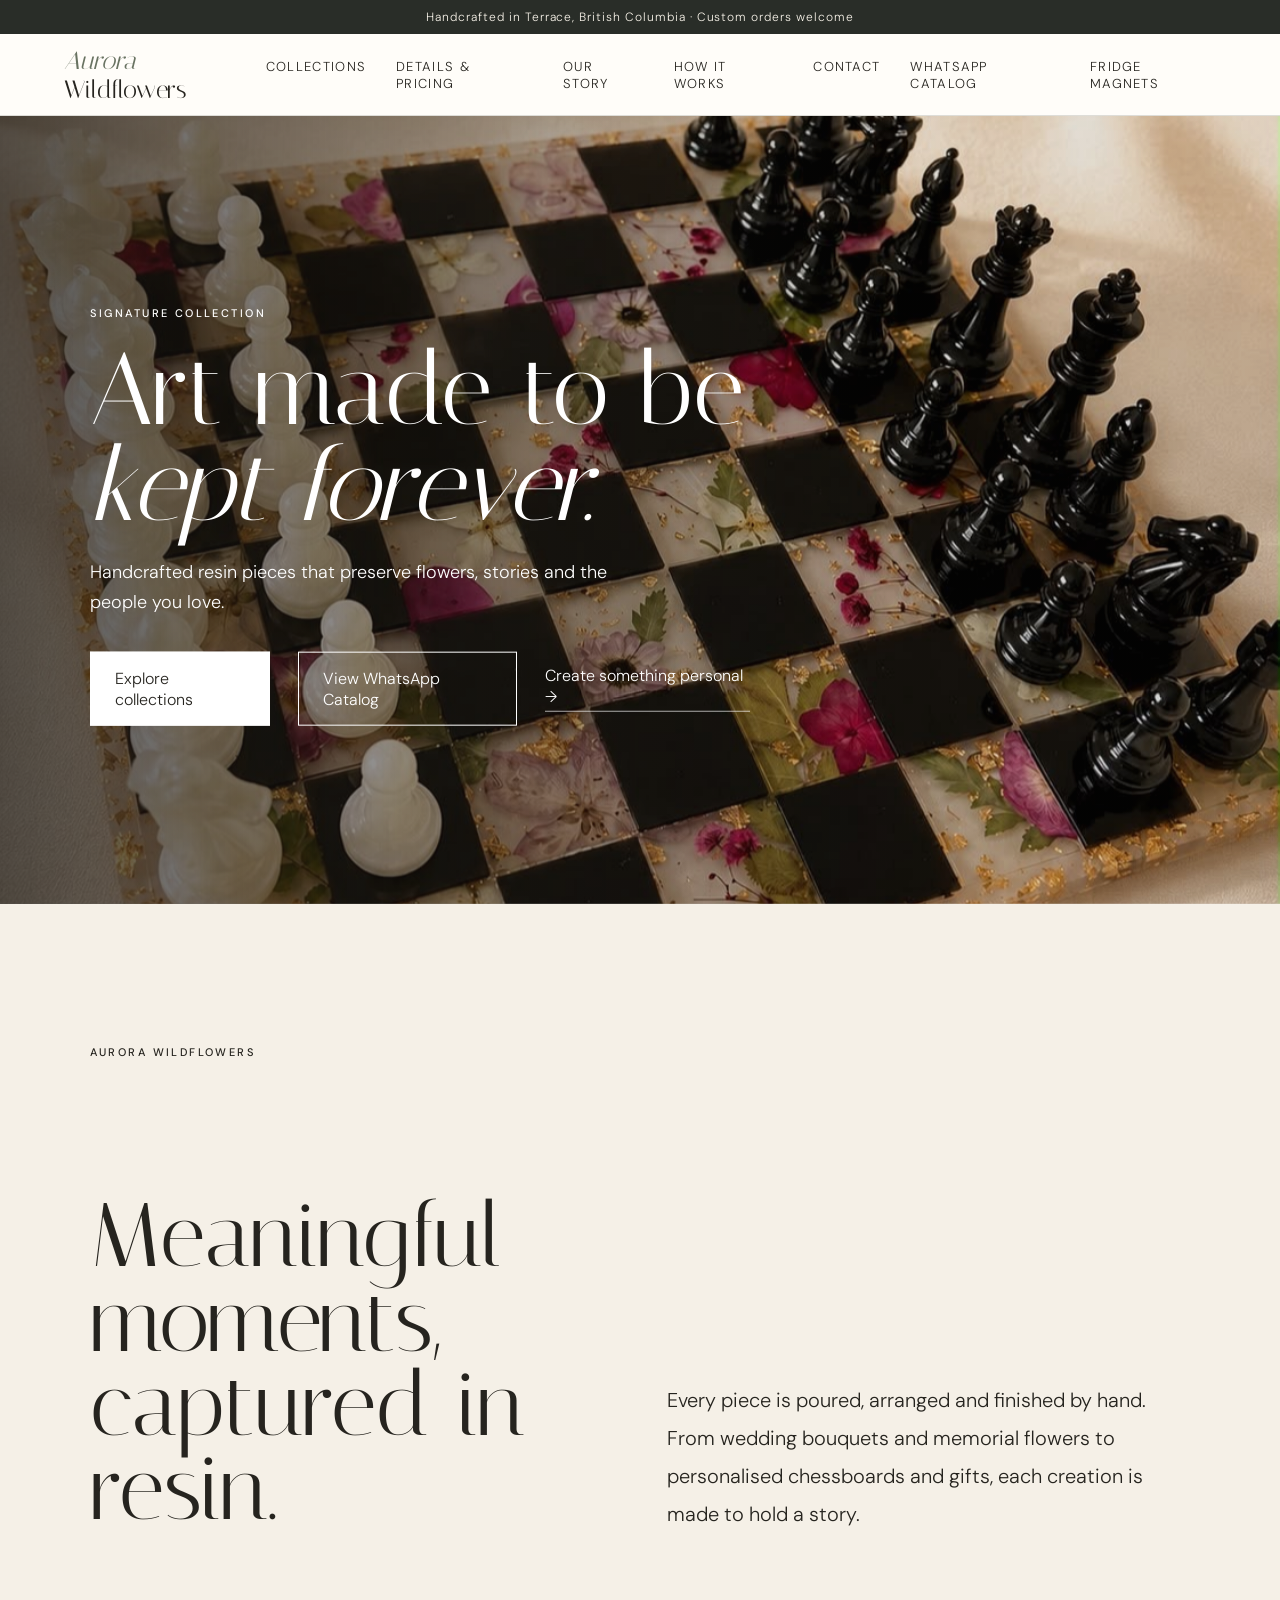
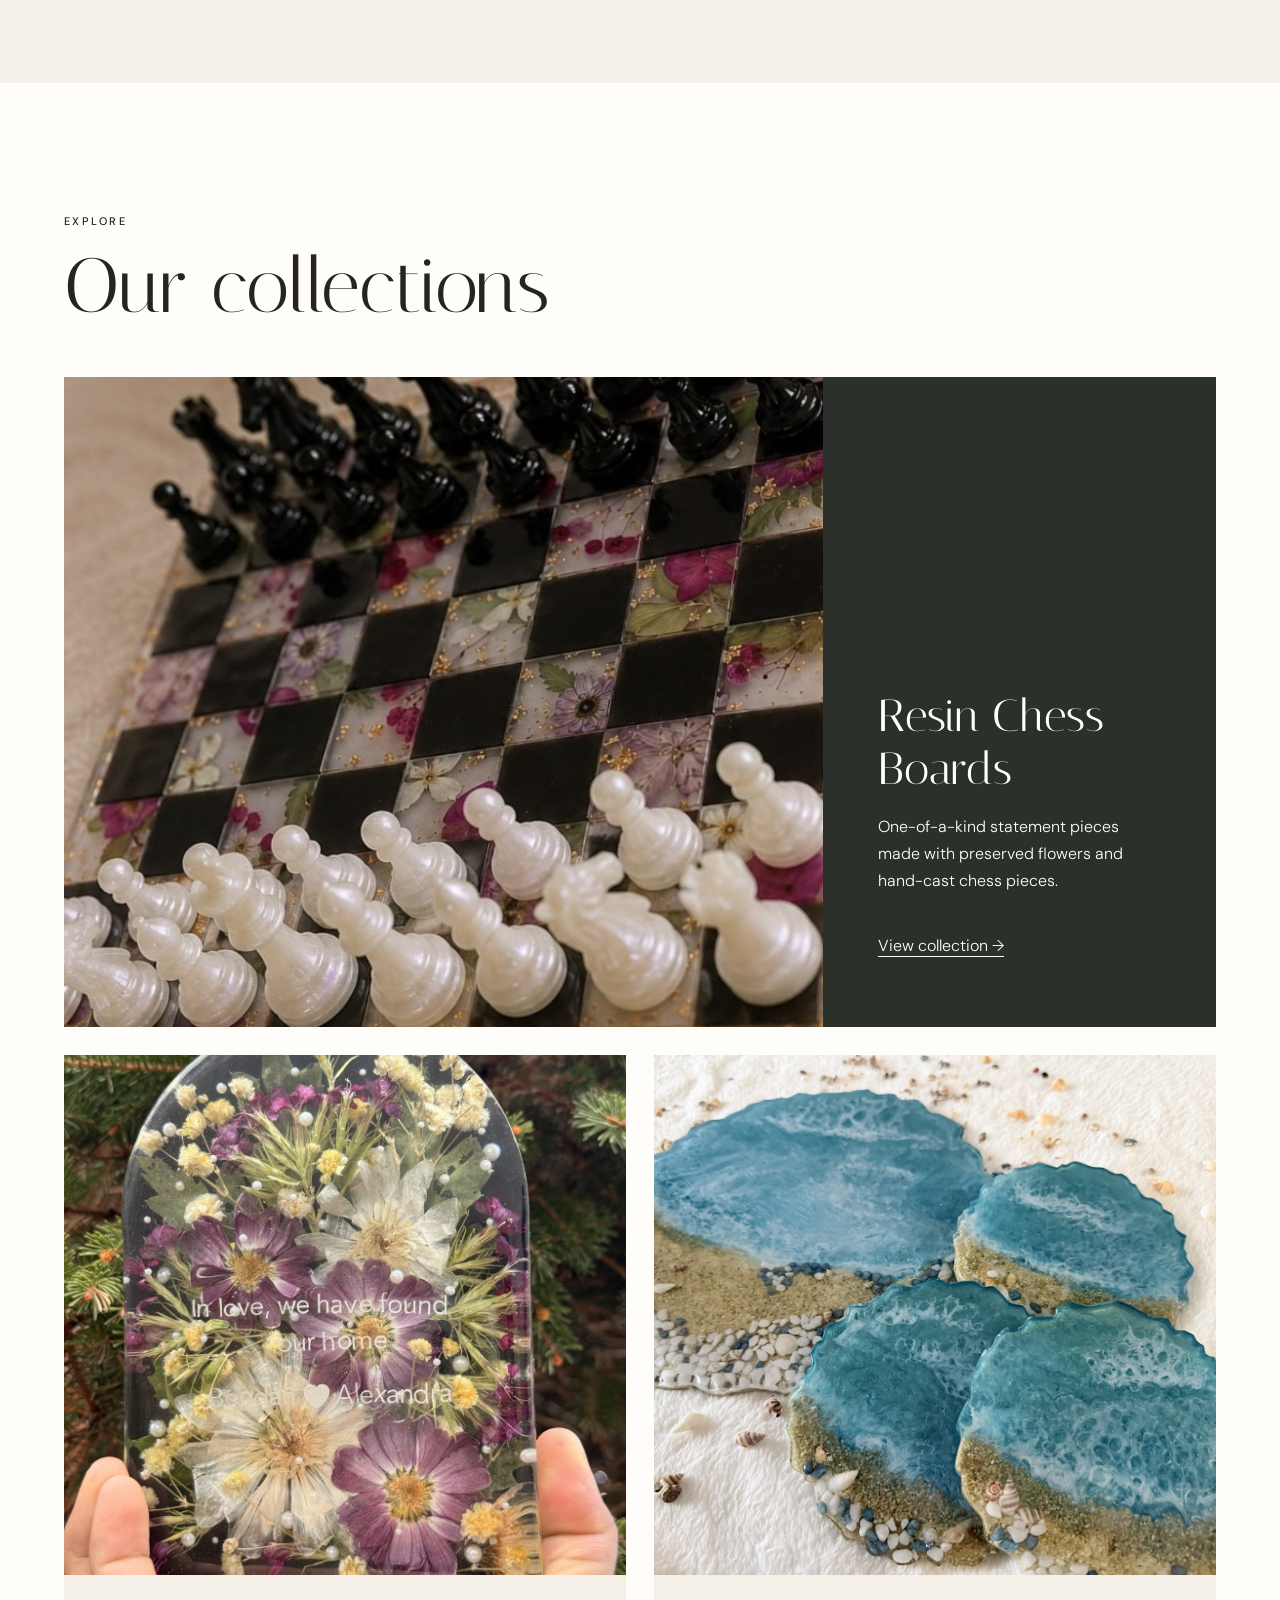
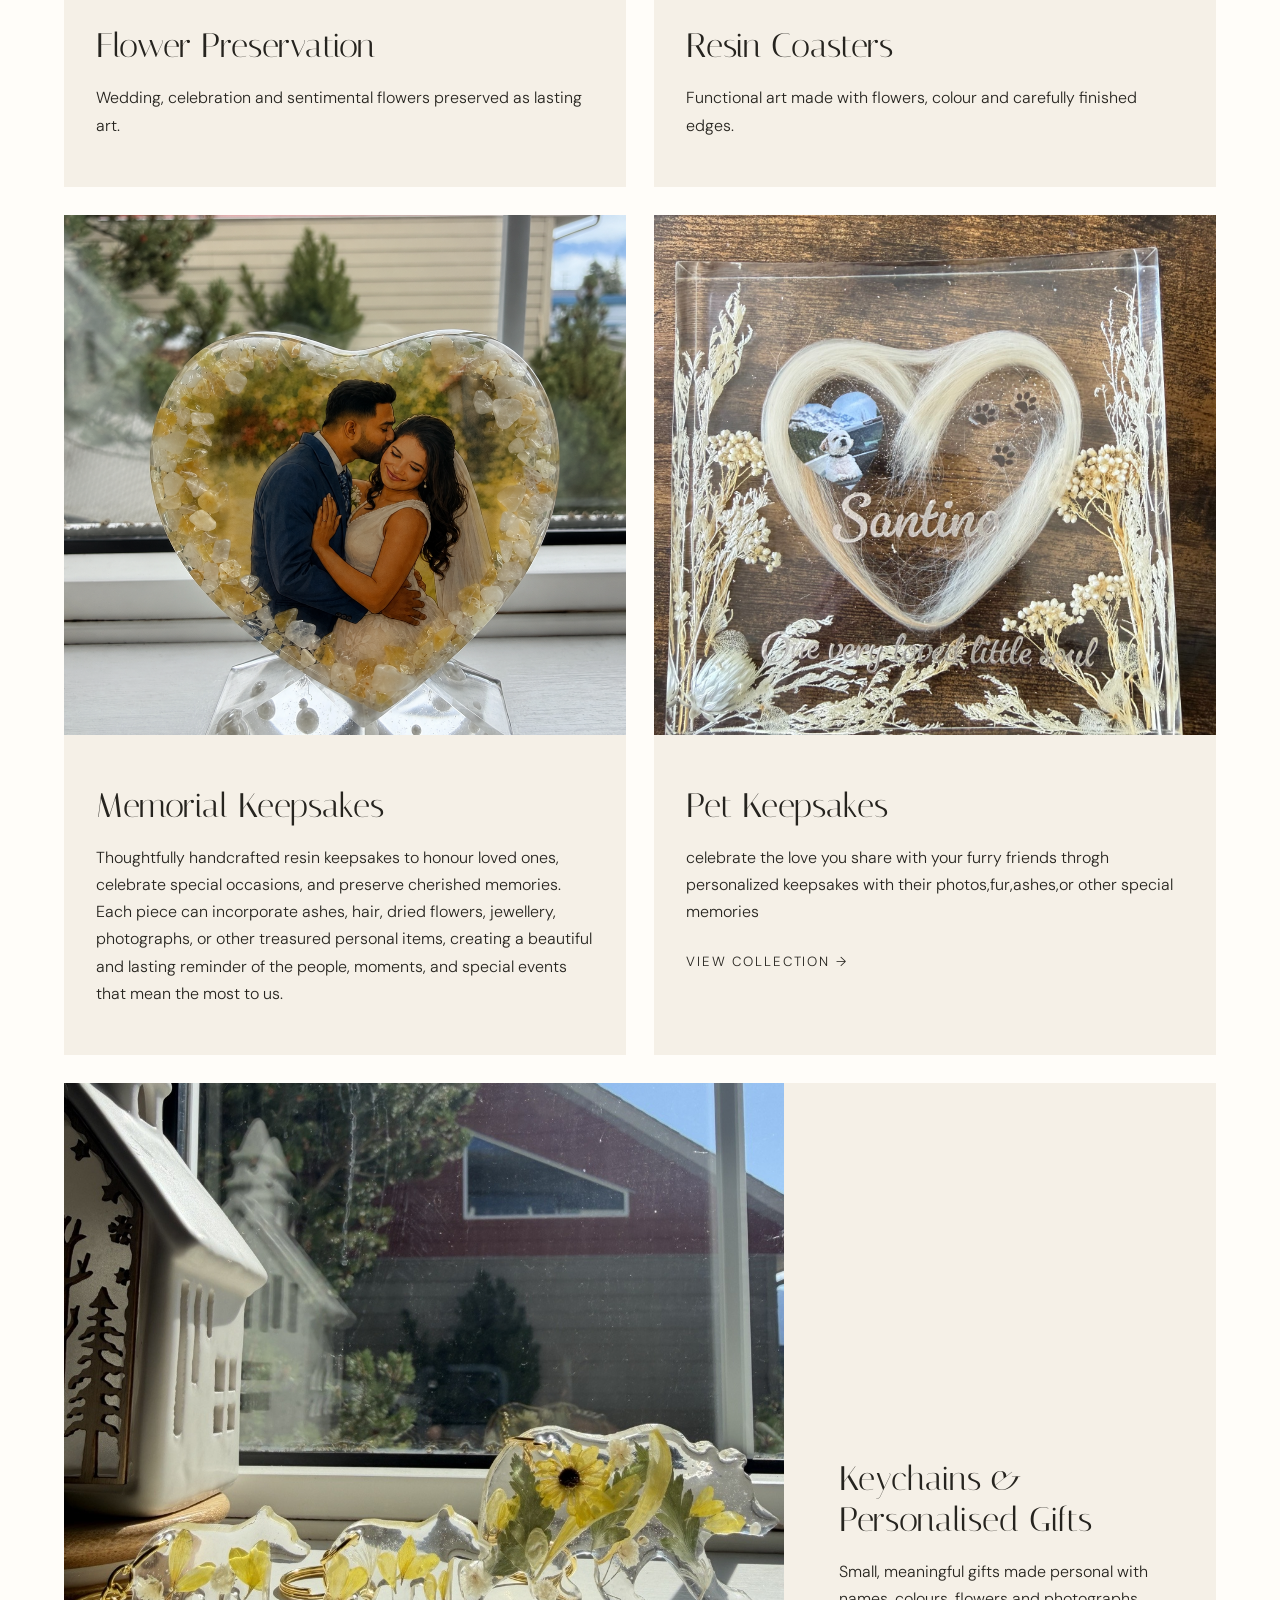
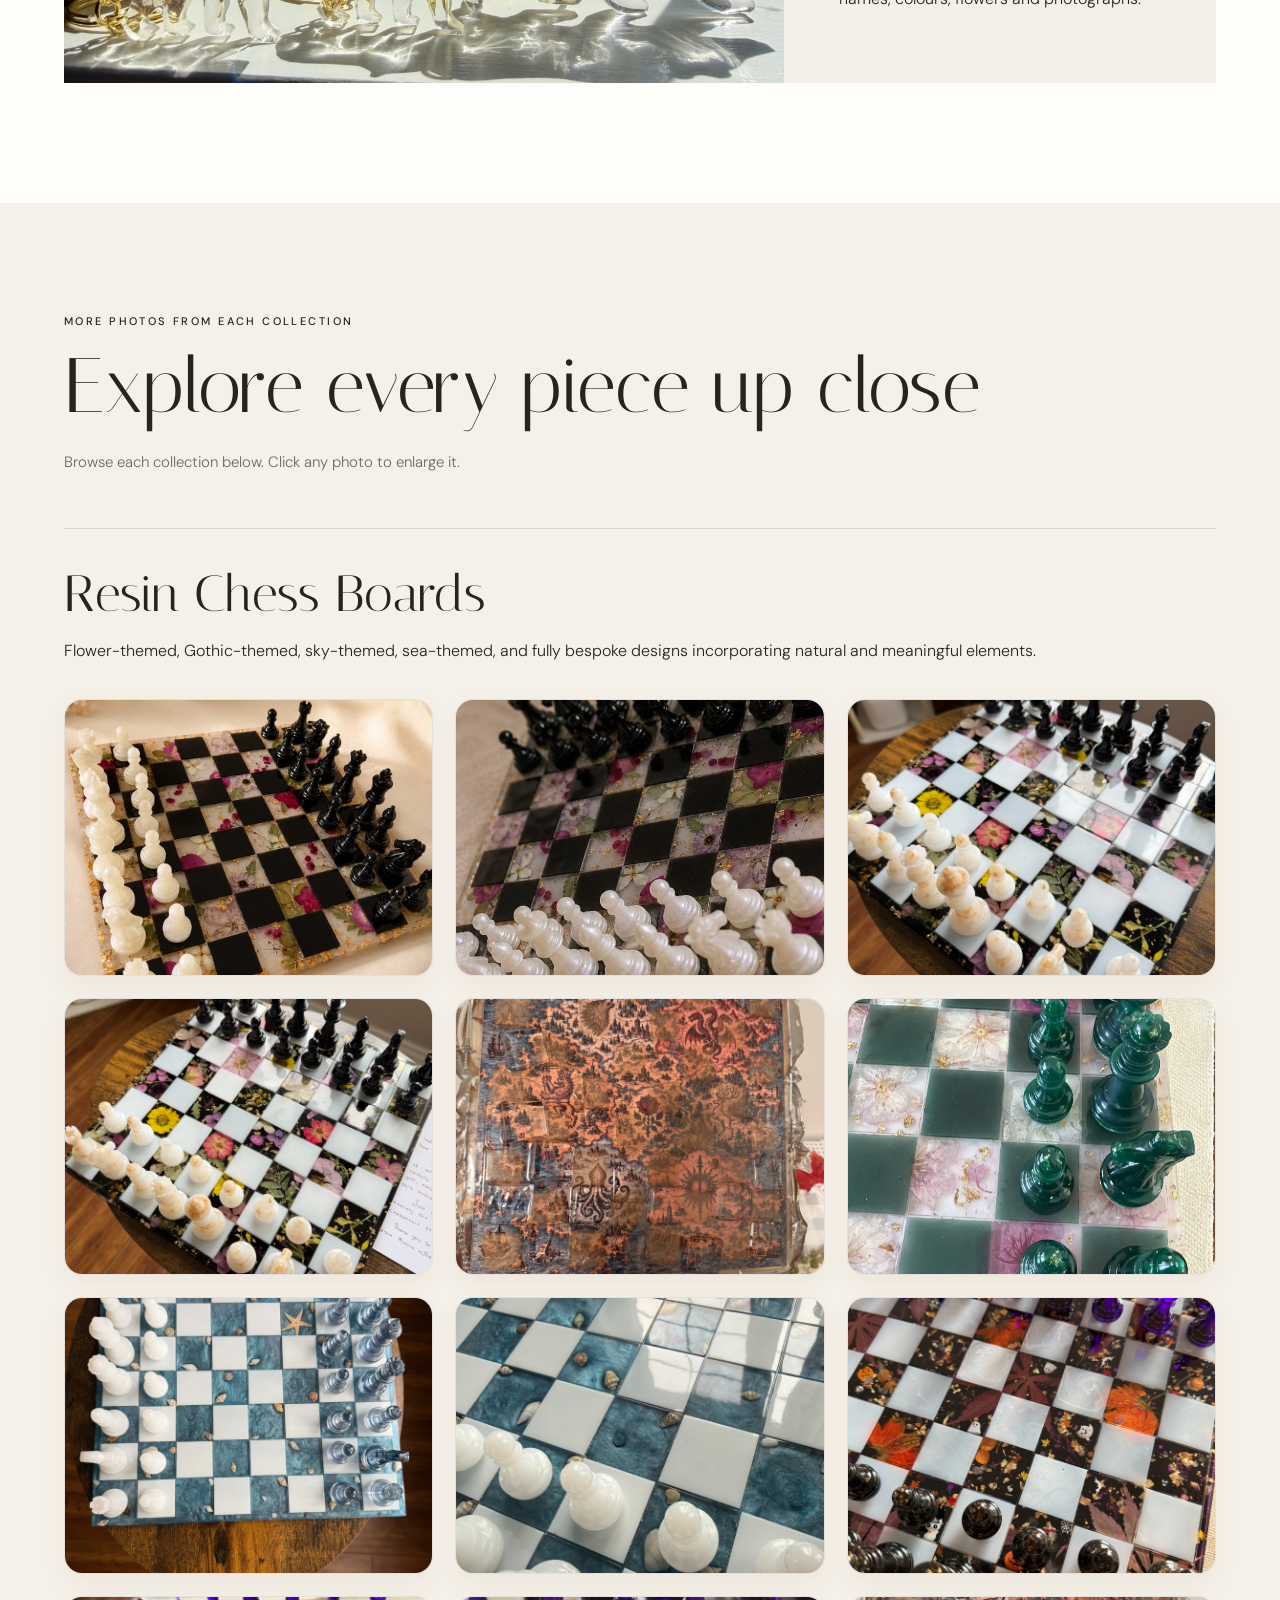
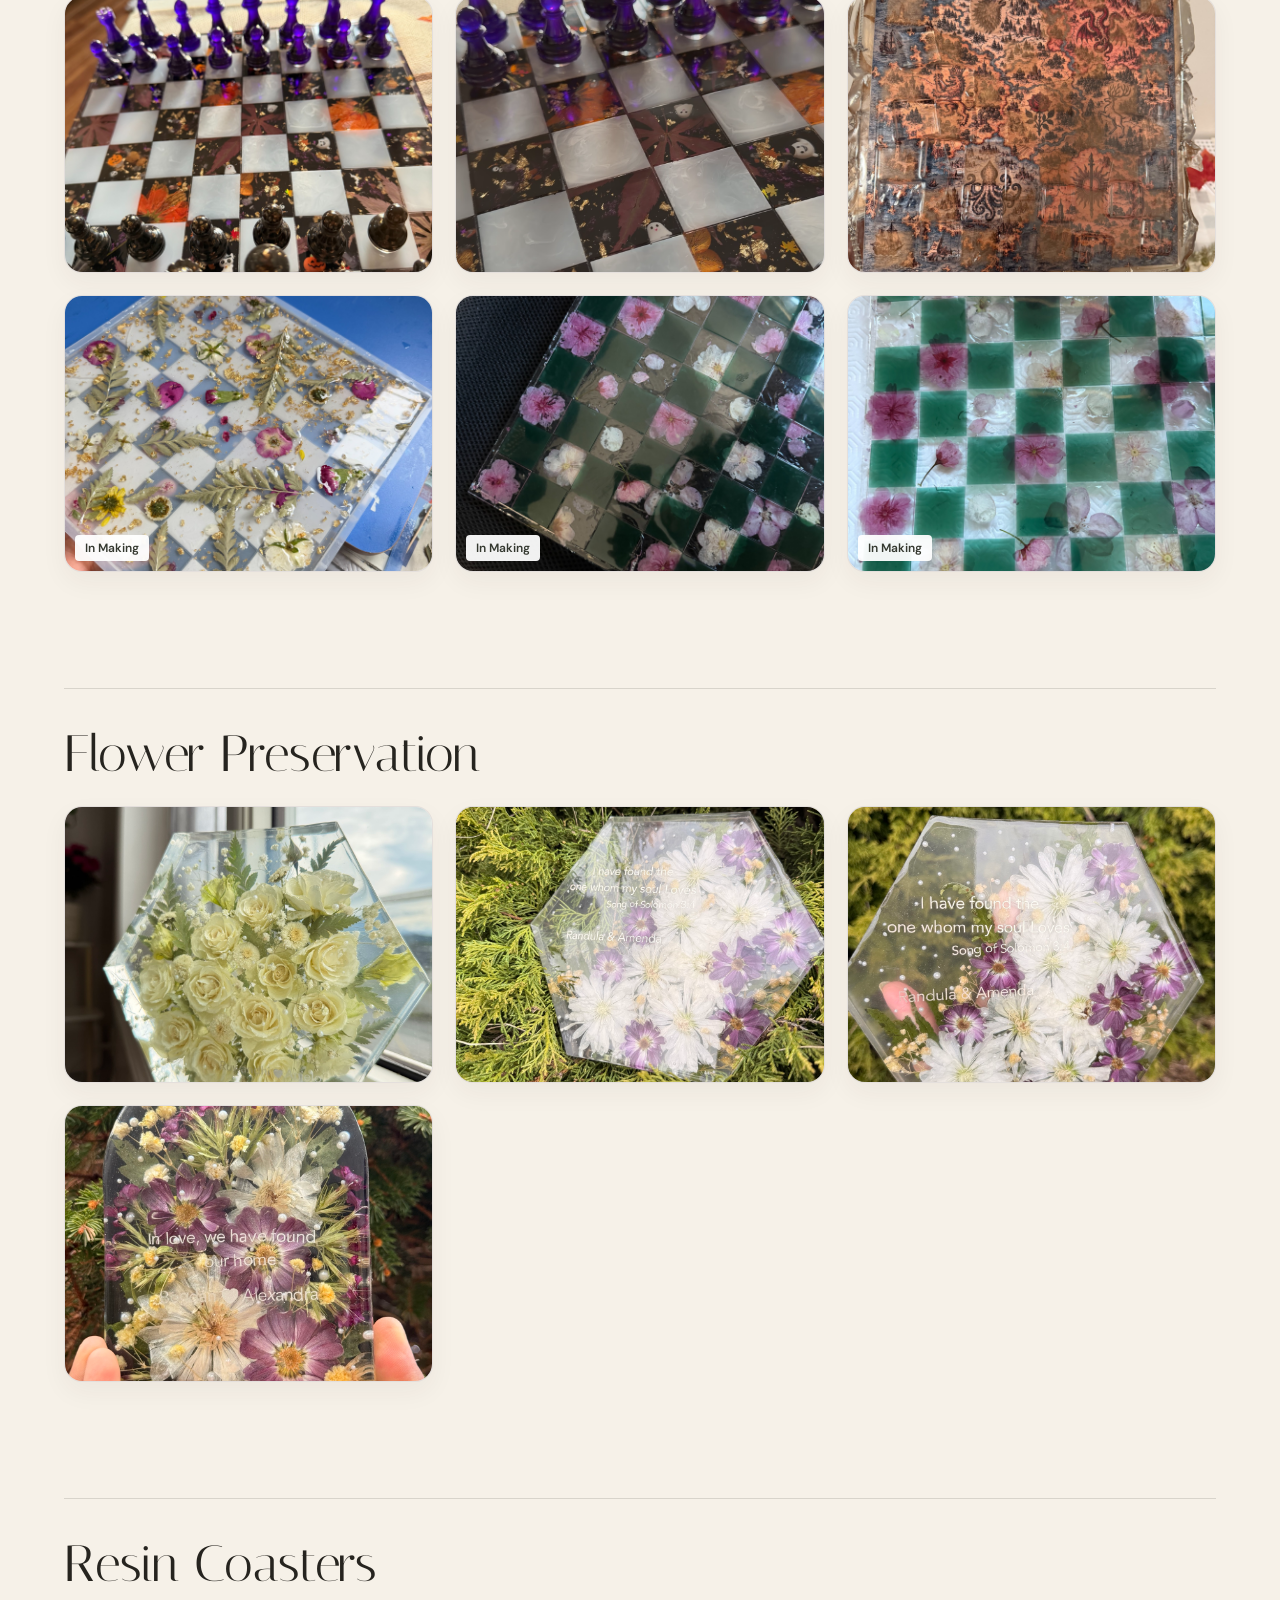
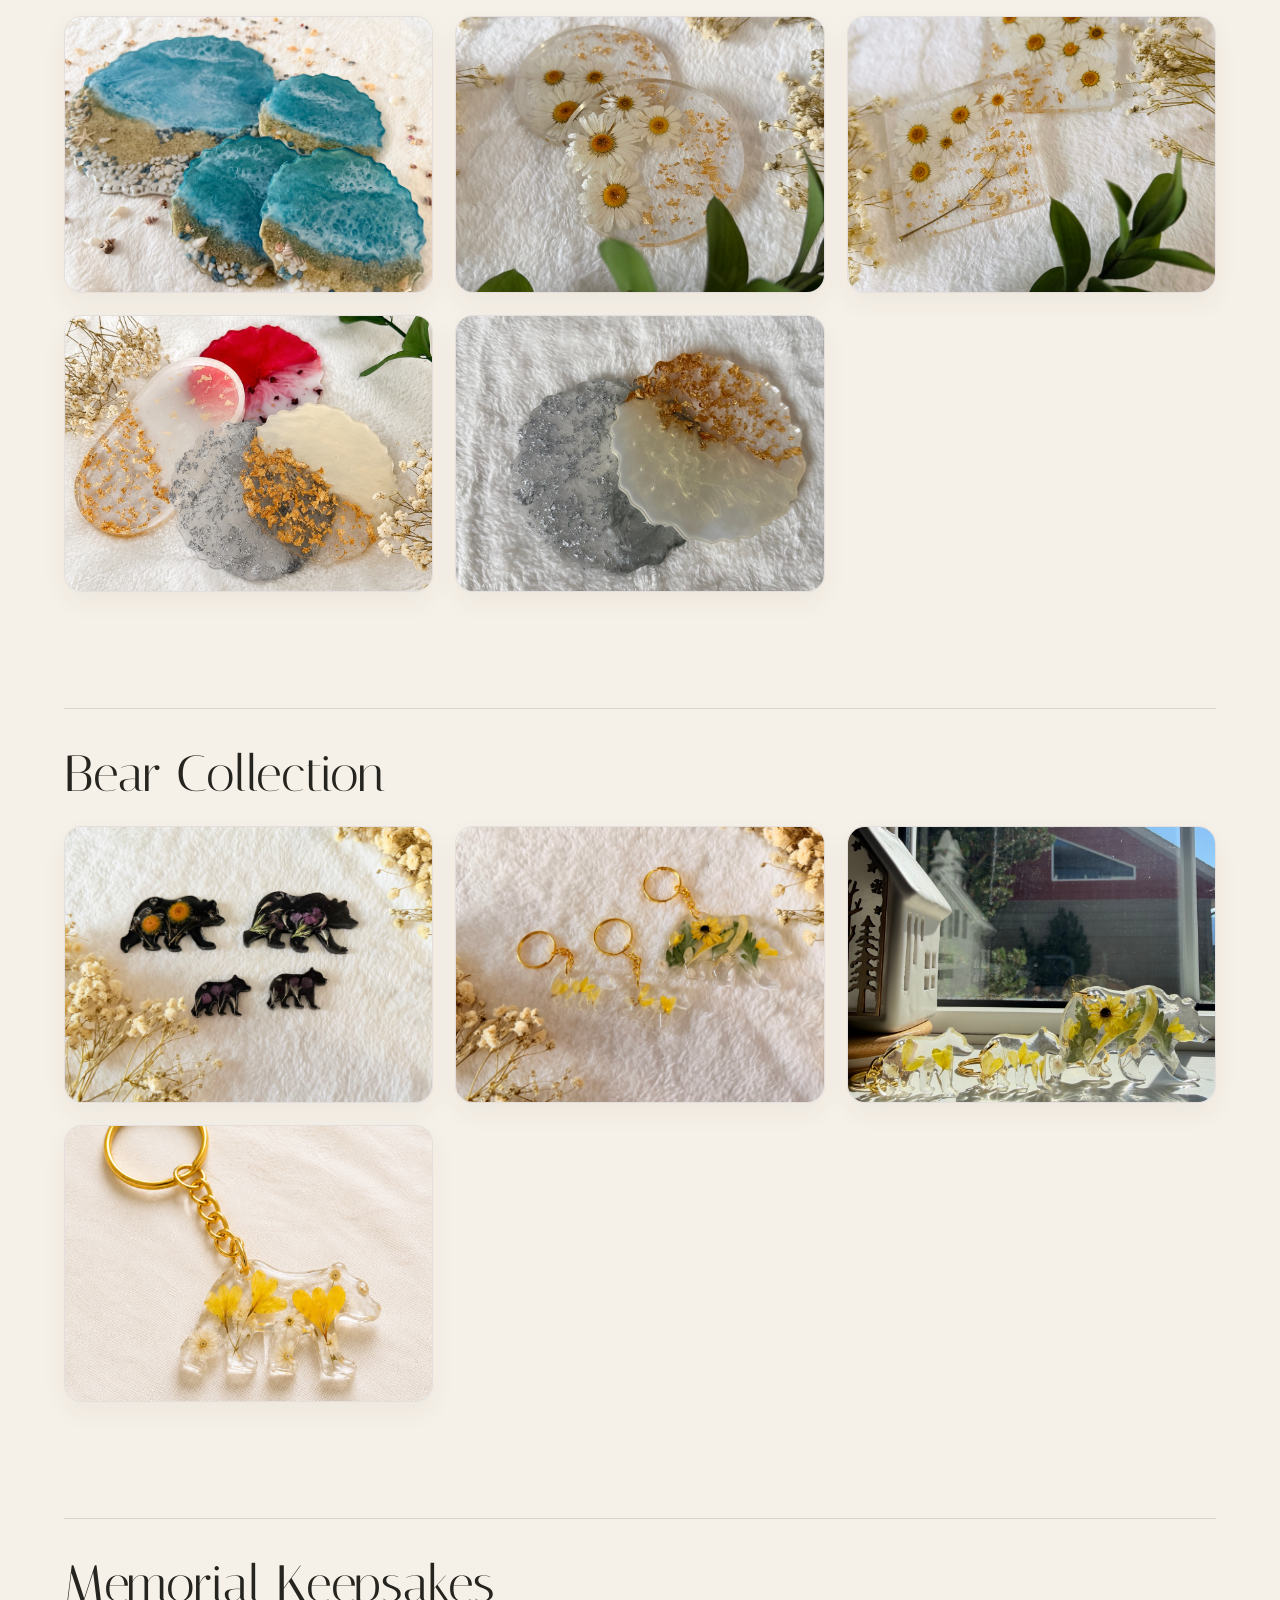
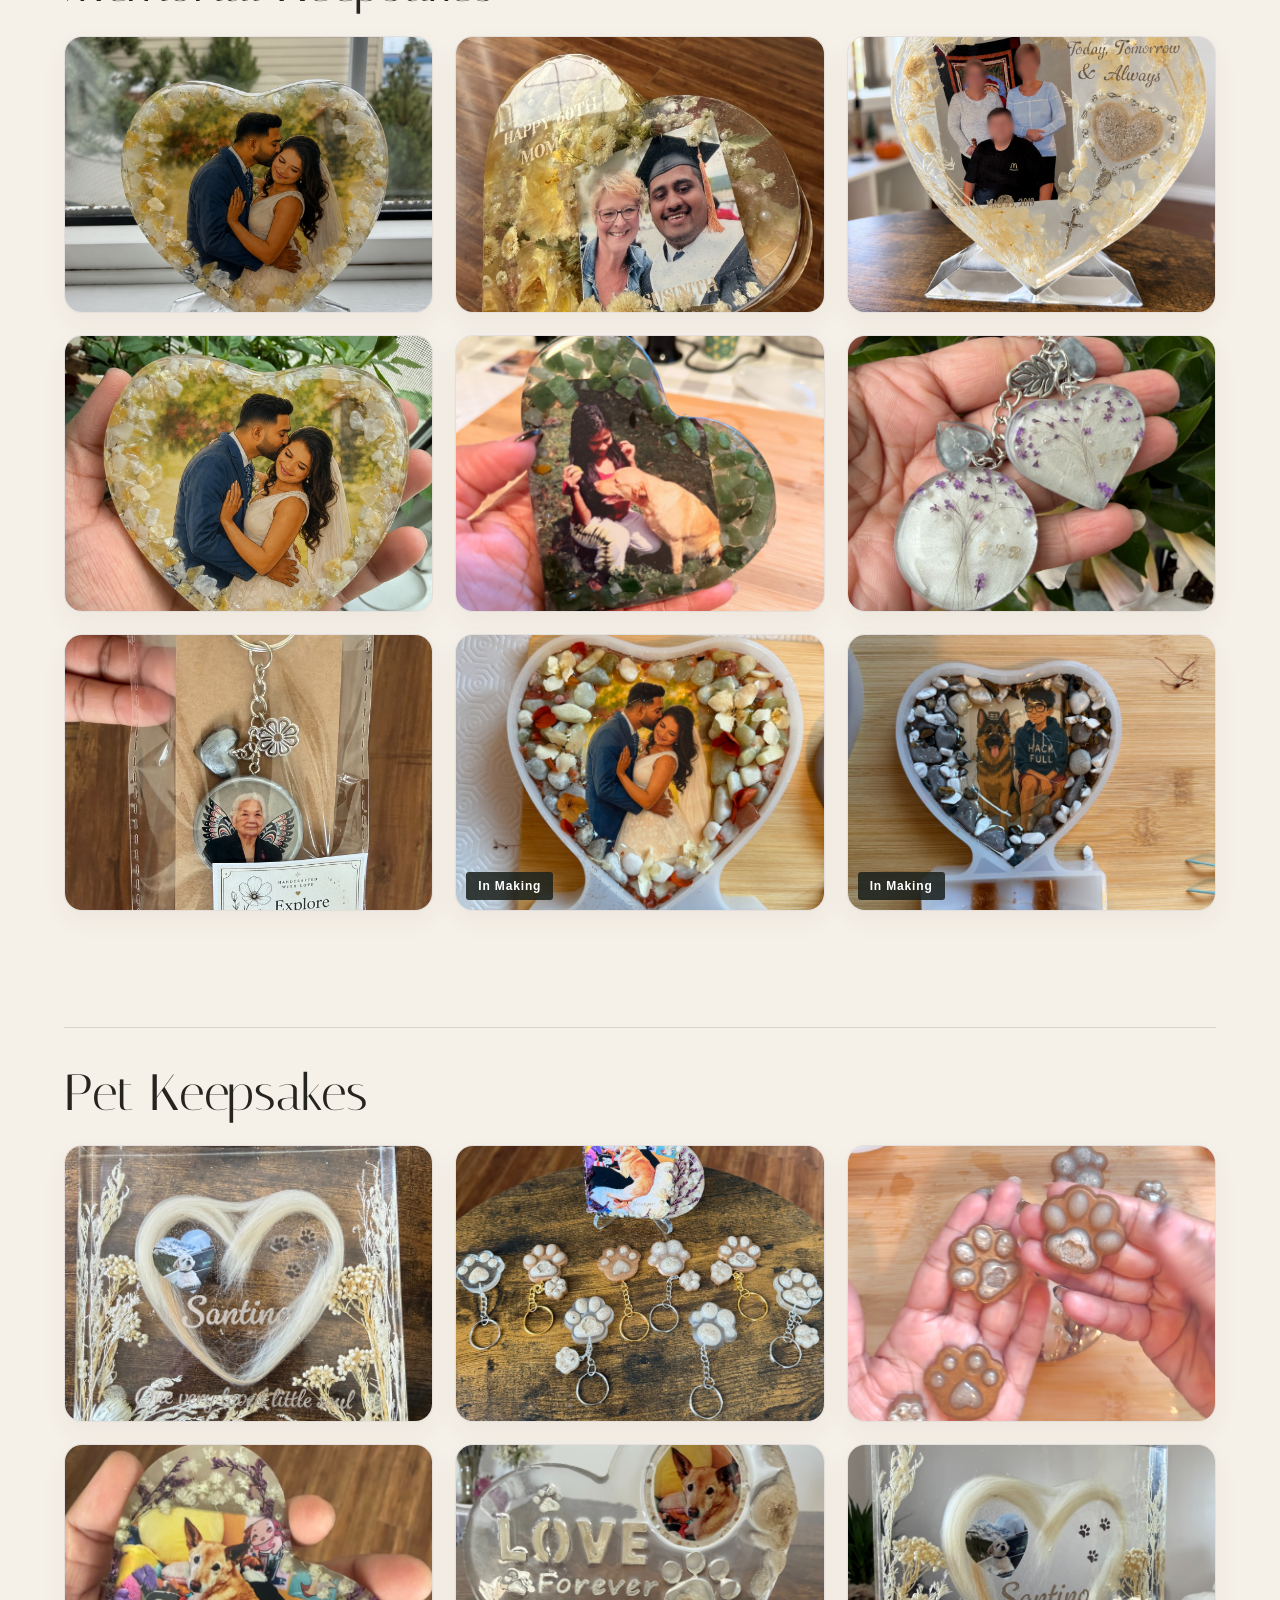
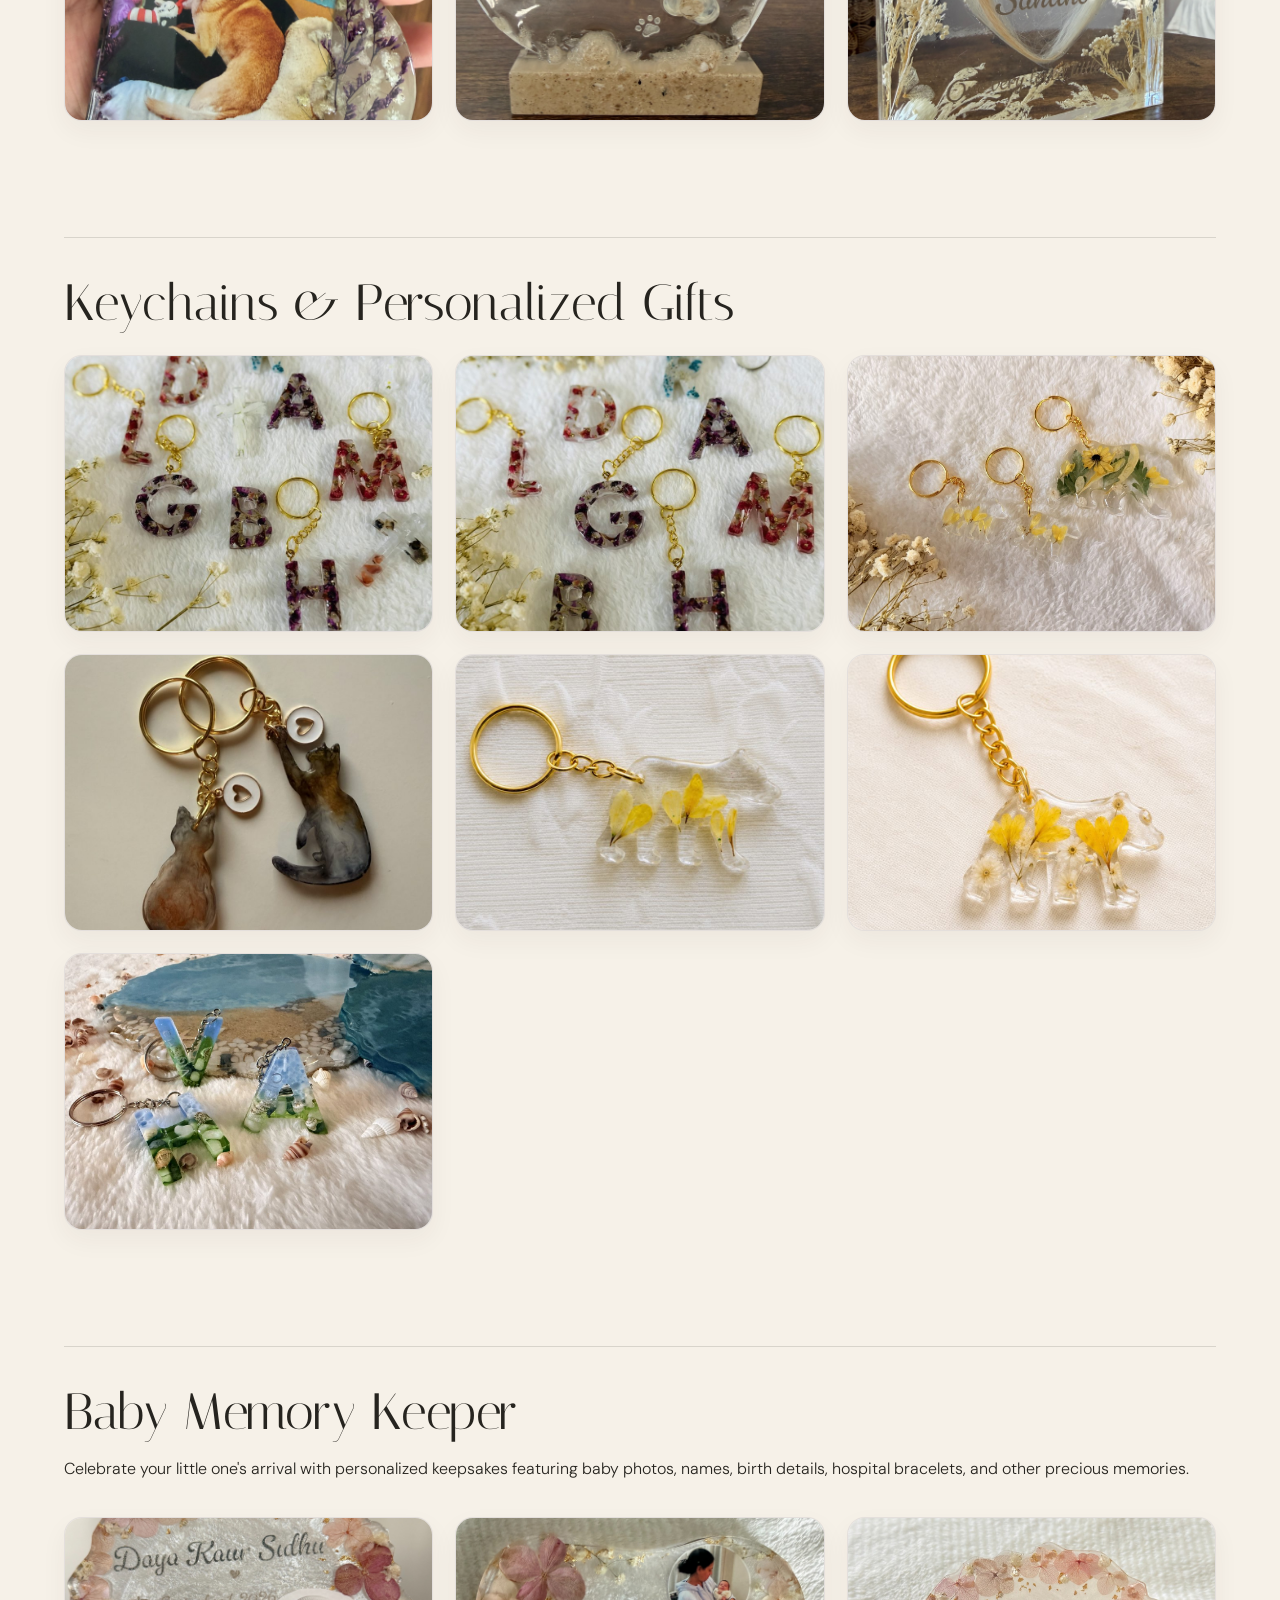
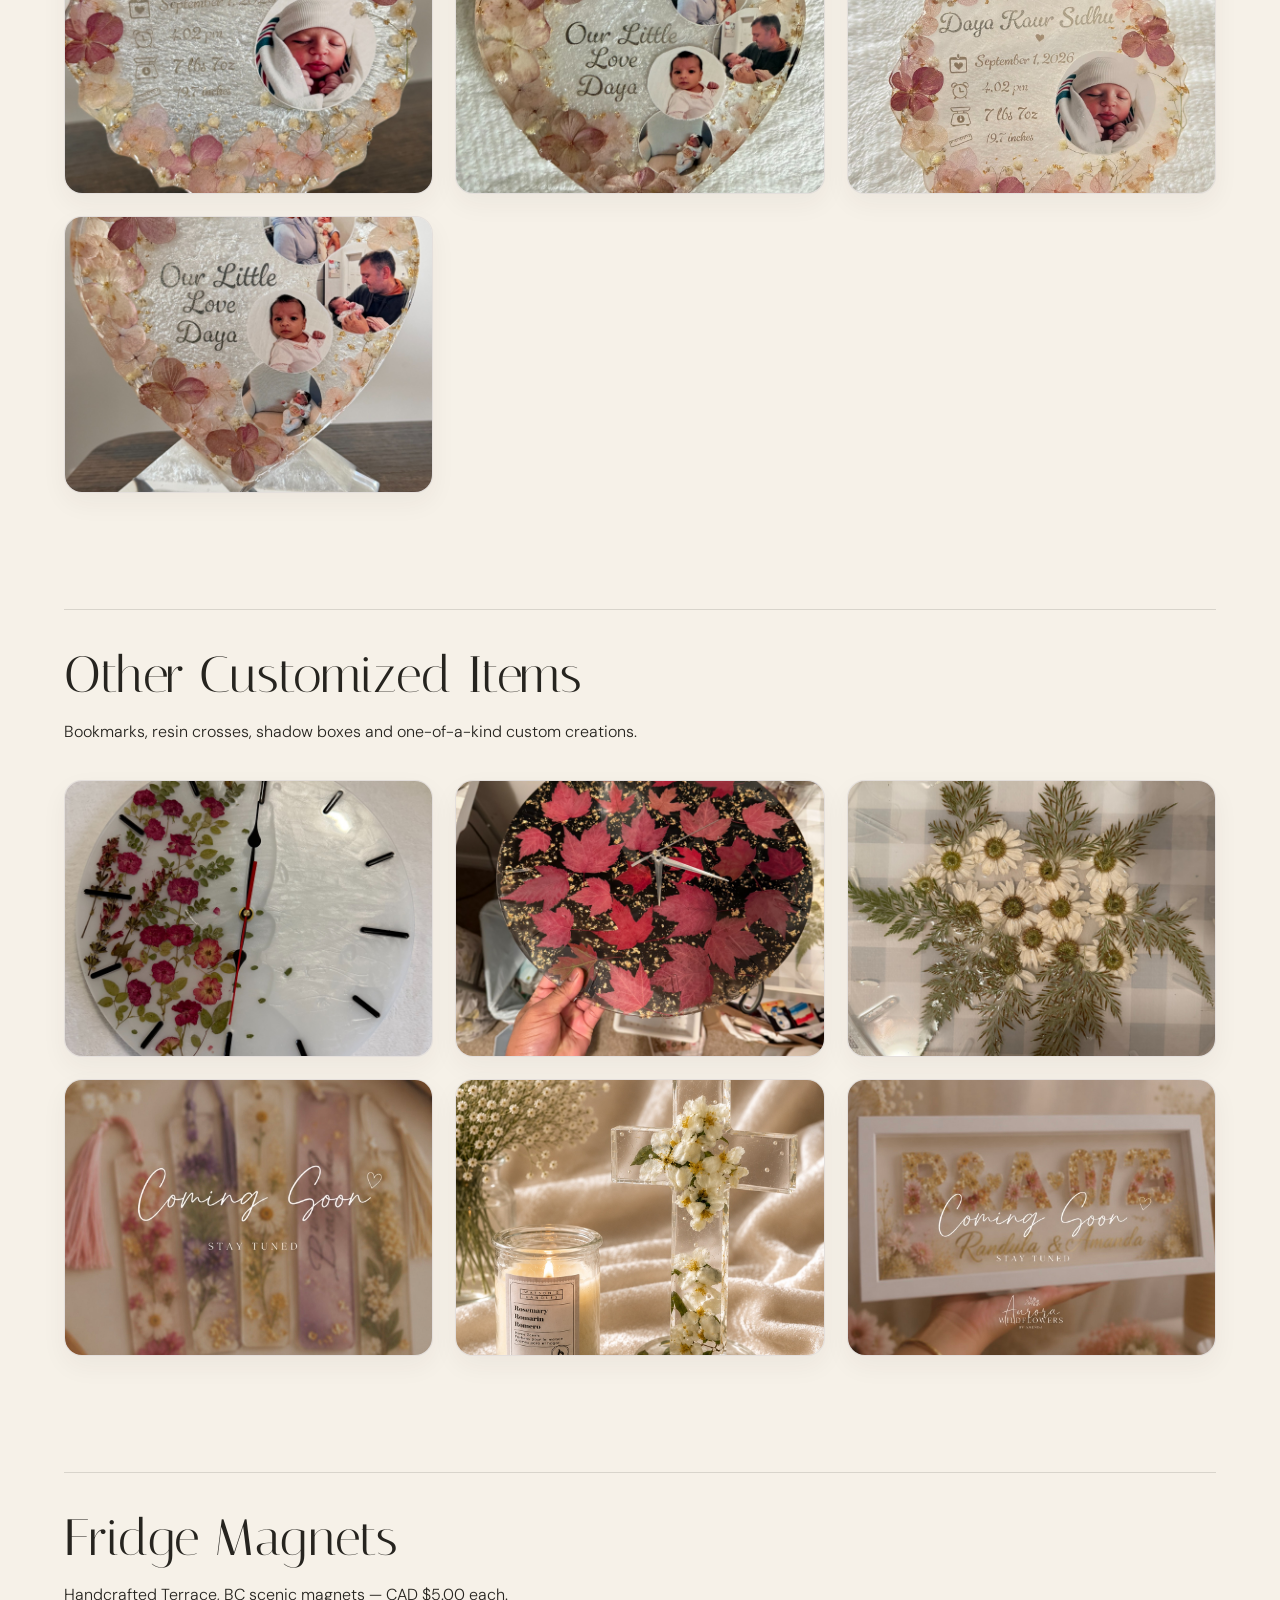
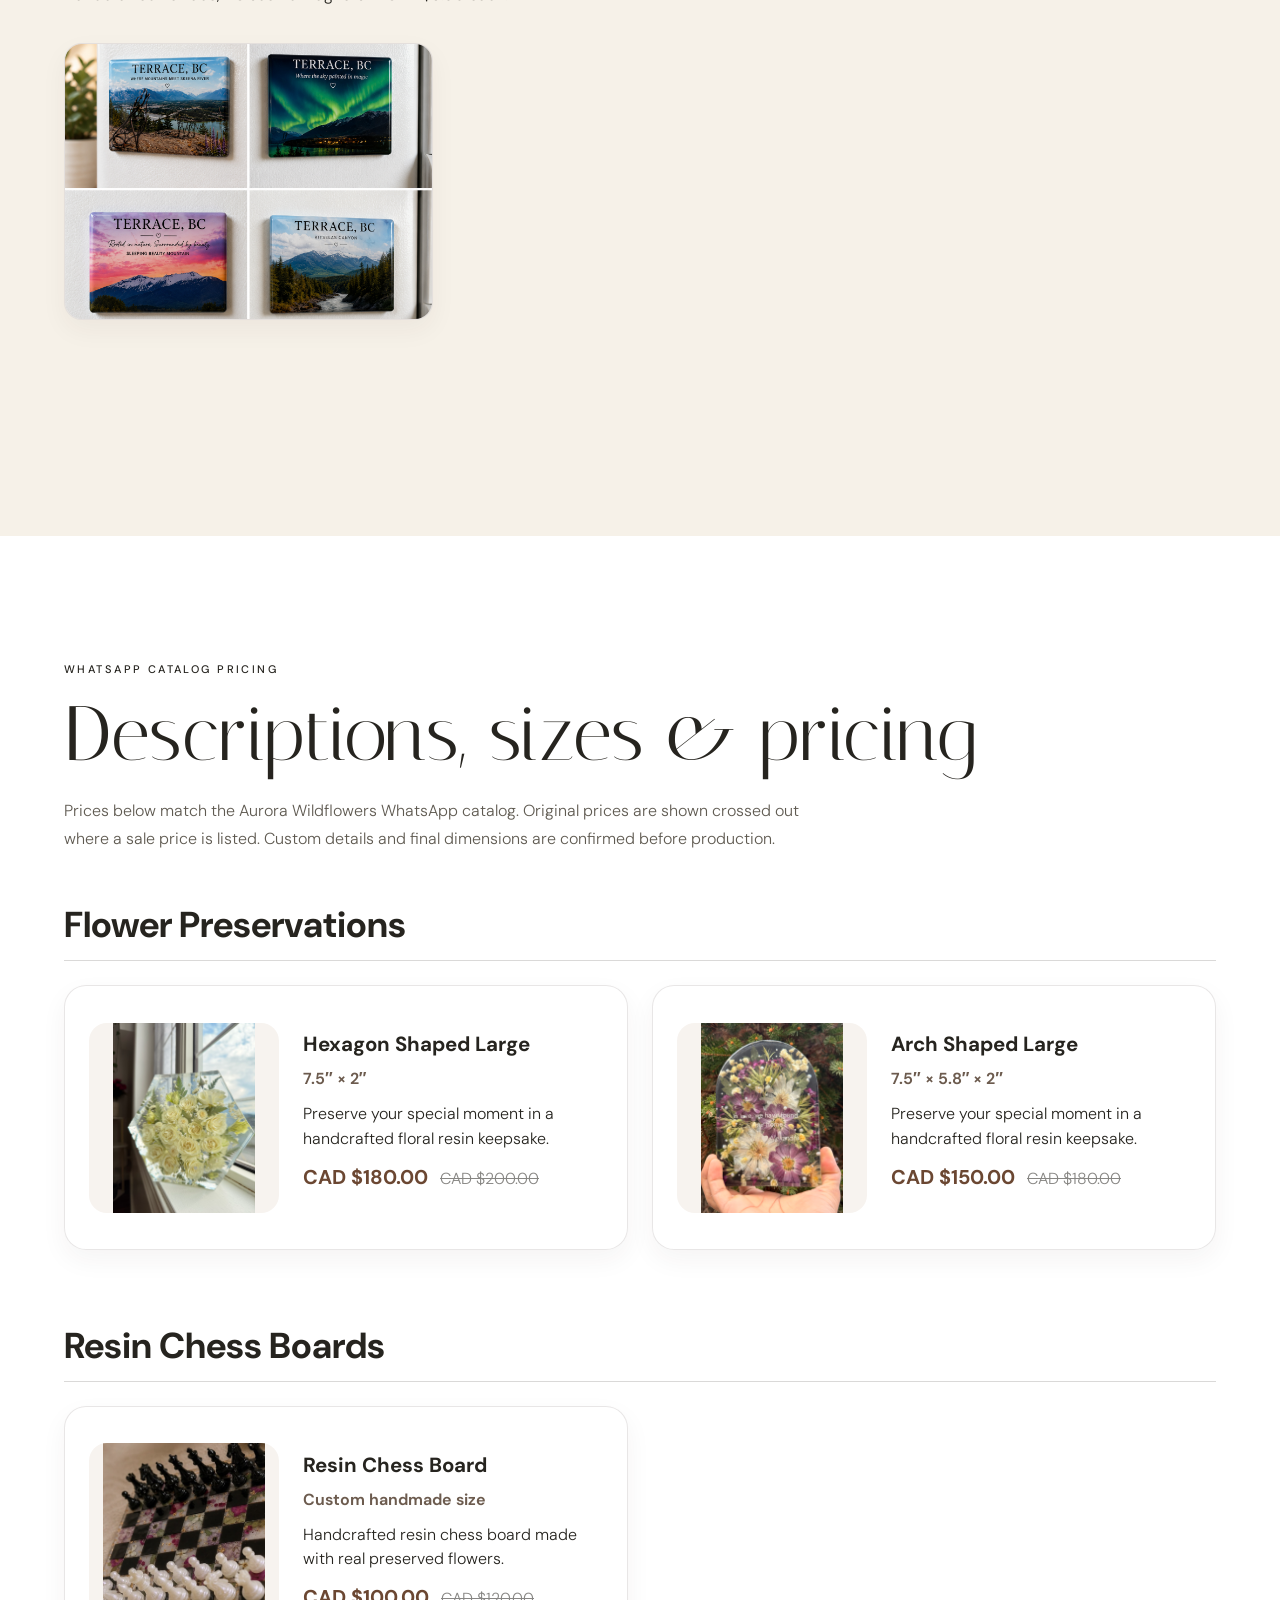
<file: index.html>
<!DOCTYPE html>

<!DOCTYPE html>

<html lang="en-CA">
<head>
<meta charset="utf-8"/>
<meta content="width=device-width,initial-scale=1" name="viewport"/>
<title>Aurora Wildflowers | Resin Art &amp; WhatsApp Catalog</title>
<meta content="Aurora Wildflowers handcrafted resin art in Terrace, BC. Browse flower preservation, memorial keepsakes, chess boards, coasters, keychains and custom gifts, with direct access to the WhatsApp catalog." name="description"/>
<style>
@import url('https://fonts.googleapis.com/css2?family=DM+Sans:wght@300;400;500;600&family=Italiana&display=swap');
:root{--ink:#26241f;--cream:#f5f0e7;--paper:#fffdf9;--sage:#687261;--line:rgba(38,36,31,.15)}
*{box-sizing:border-box}html{scroll-behavior:smooth}body{margin:0;background:var(--paper);color:var(--ink);font-family:'DM Sans',Arial,sans-serif;font-weight:300}img{display:block;width:100%}a{color:inherit;text-decoration:none}.announcement{padding:9px 5vw;text-align:center;background:#292d28;color:#f9f4ea;font-size:12px;letter-spacing:.08em}.site-header{height:82px;padding:0 5vw;display:flex;align-items:center;justify-content:space-between;background:rgba(255,253,249,.94);position:sticky;top:0;z-index:20;border-bottom:1px solid var(--line);backdrop-filter:blur(12px)}.brand{font-family:'Italiana',Georgia,serif;font-size:25px}.brand span{font-style:italic;color:var(--sage)}nav{display:flex;gap:30px;font-size:13px;text-transform:uppercase;letter-spacing:.1em}nav a:hover{opacity:.55}.menu{display:none;border:0;background:none;font:inherit}.hero{position:relative;min-height:calc(100vh - 112px);overflow:hidden}.hero>img{height:calc(100vh - 112px);object-fit:cover;object-position:center}.hero-shade{position:absolute;inset:0;background:linear-gradient(90deg,rgba(21,20,17,.72),rgba(21,20,17,.12) 70%)}.hero-copy{position:absolute;left:7vw;top:50%;transform:translateY(-50%);max-width:660px;color:white}.eyebrow{text-transform:uppercase;letter-spacing:.22em;font-size:11px;font-weight:500}.hero h1,.intro h2,.section-head h2,.contact h2,.pet-coming h2{font-family:'Italiana',Georgia,serif;font-weight:400;line-height:.94;margin:22px 0}.hero h1{font-size:clamp(56px,8vw,118px)}.hero h1 em{font-weight:400}.hero-copy>p:not(.eyebrow){font-size:18px;max-width:520px;line-height:1.7}.actions{display:flex;align-items:center;gap:28px;margin-top:34px}.button{display:inline-block;padding:15px 24px;border:1px solid}.button.light{background:white;color:var(--ink);border-color:white}.button.dark{background:var(--ink);color:white;border-color:var(--ink)}.text-link{border-bottom:1px solid rgba(255,255,255,.65);padding-bottom:4px}.intro{padding:130px 7vw;display:grid;grid-template-columns:1fr 1.1fr;gap:8vw;align-items:end;background:var(--cream)}.intro .eyebrow{align-self:start}.intro h2{font-size:clamp(52px,7vw,92px);grid-column:1/2}.intro>p:last-child{grid-column:2;grid-row:1/3;font-size:20px;line-height:1.9;max-width:650px}.collections,.gallery,.process{padding:120px 5vw}.section-head{margin-bottom:55px}.section-head h2{font-size:clamp(48px,6vw,78px)}.feature-card{display:grid;grid-template-columns:1.45fr .75fr;background:#2b302a;color:white;margin-bottom:28px}.feature-card img{height:650px;object-fit:cover}.feature-card>div{padding:70px 55px;align-self:end}.feature-card span,.collection-card span{font-size:12px;letter-spacing:.2em}.feature-card h3,.collection-card h3{font-family:'Italiana',Georgia,serif;font-size:45px;font-weight:400;margin:18px 0}.feature-card p,.collection-card p{line-height:1.7}.feature-card a{display:inline-block;margin-top:25px;border-bottom:1px solid}.collection-grid{display:grid;grid-template-columns:repeat(2,1fr);gap:28px}.collection-card{background:var(--cream);overflow:hidden}.collection-card img{height:520px;object-fit:cover;transition:transform .7s}.collection-card:hover img{transform:scale(1.025)}.collection-card>div{padding:32px}.collection-card h3{font-size:34px}.collection-card small{display:inline-block;margin-top:12px;text-transform:uppercase;letter-spacing:.14em}.collection-card.wide{grid-column:1/-1;display:grid;grid-template-columns:1.25fr .75fr}.collection-card.wide img{height:600px}.collection-card.wide>div{align-self:end;padding:55px}.process{background:#2b302a;color:white}.steps{display:grid;grid-template-columns:repeat(3,1fr);gap:1px;background:rgba(255,255,255,.2)}.steps>div{background:#2b302a;padding:45px}.steps b{font-size:12px;letter-spacing:.18em}.steps h3{font-family:'Italiana',Georgia,serif;font-size:30px;font-weight:400}.steps p{line-height:1.75;color:rgba(255,255,255,.75)}.masonry{columns:3;column-gap:18px}.masonry img{margin-bottom:18px;break-inside:avoid;cursor:zoom-in;transition:opacity .25s}.masonry img:hover{opacity:.8}.pet-coming{margin:0 5vw 120px;background:var(--cream);display:grid;grid-template-columns:1fr 1fr;align-items:center}.pet-coming>div{padding:70px}.pet-coming h2{font-size:62px}.pet-coming p{line-height:1.7}.pet-coming img{height:520px;object-fit:cover}.contact{text-align:center;padding:130px 5vw;background:#d9d3c4}.contact h2{font-size:clamp(52px,7vw,96px);max-width:900px;margin:25px auto}.contact>p:not(.eyebrow){max-width:680px;margin:0 auto 35px;line-height:1.8}footer{padding:55px 5vw;display:flex;align-items:center;justify-content:space-between;border-top:1px solid var(--line);font-size:13px}.lightbox{position:fixed;inset:0;background:rgba(0,0,0,.92);z-index:100;display:none;align-items:center;justify-content:center;padding:5vw}.lightbox.open{display:flex}.lightbox img{max-width:90vw;max-height:88vh;width:auto}.lightbox button{position:absolute;right:25px;top:14px;color:white;background:none;border:0;font-size:45px;cursor:pointer}.hero-copy{animation:heroRise .9s ease both}@keyframes heroRise{from{opacity:0;transform:translateY(-46%)}to{opacity:1;transform:translateY(-50%)}}
@media(max-width:800px){.site-header{height:68px}.brand{font-size:21px}.menu{display:block}nav{display:none;position:absolute;top:68px;left:0;right:0;background:var(--paper);padding:25px 5vw;flex-direction:column;border-bottom:1px solid var(--line)}nav.open{display:flex}.hero,.hero>img{min-height:78vh;height:78vh}.hero-copy{left:7vw;right:7vw}.hero h1{font-size:56px}.hero-copy>p:not(.eyebrow){font-size:15px}.actions{align-items:flex-start;flex-direction:column;gap:18px}.intro{display:block;padding:85px 7vw}.intro>p:last-child{font-size:17px}.feature-card,.collection-grid,.collection-card.wide,.pet-coming{display:block}.feature-card img,.collection-card img,.collection-card.wide img,.pet-coming img{height:390px}.feature-card>div,.collection-card.wide>div,.pet-coming>div{padding:35px}.feature-card h3{font-size:37px}.collection-grid{display:grid;grid-template-columns:1fr}.collection-card.wide{grid-column:auto}.steps{grid-template-columns:1fr}.masonry{columns:2}.collections,.gallery,.process{padding:80px 5vw}.pet-coming{margin-bottom:80px}.pet-coming h2{font-size:46px}footer{align-items:flex-start;flex-direction:column;gap:12px}}

/* Premium motion */
.hero>img{animation:heroZoom 12s ease-in-out infinite alternate;will-change:transform}
.collection-card{transition:transform .35s ease,box-shadow .35s ease}
.collection-card:hover{transform:translateY(-8px);box-shadow:0 18px 40px rgba(0,0,0,.18)}
.scroll-reveal{opacity:0;transform:translateY(28px);transition:opacity .7s ease,transform .7s ease}
.scroll-reveal.visible{opacity:1;transform:none}
@keyframes heroZoom{from{transform:scale(1)}to{transform:scale(1.06)}}
@media (prefers-reduced-motion:reduce){*{scroll-behavior:auto!important}.hero>img,.hero-copy{animation:none!important}.scroll-reveal{opacity:1;transform:none;transition:none}}


.products{padding:120px 5vw;background:#fff}.products-note{max-width:780px;line-height:1.75;margin:-28px 0 48px;color:#5f5a51}.product-grid{display:grid;grid-template-columns:repeat(3,1fr);gap:22px}.product-card{border:1px solid var(--line);background:var(--paper);display:flex;flex-direction:column;min-height:100%}.product-card img{height:330px;object-fit:cover}.product-body{padding:28px;display:flex;flex-direction:column;flex:1}.product-body h3{font-family:'Italiana',Georgia,serif;font-size:31px;font-weight:400;margin:8px 0 12px}.product-body>p{line-height:1.7;margin:0 0 20px}.details{border-top:1px solid var(--line);margin-top:auto}.detail-row{display:grid;grid-template-columns:92px 1fr;gap:12px;padding:12px 0;border-bottom:1px solid var(--line);font-size:14px;line-height:1.5}.detail-row strong{font-weight:600}.product-actions{display:flex;gap:12px;flex-wrap:wrap;margin-top:22px}.product-actions .button{padding:12px 16px;font-size:13px}.price-note{padding:18px 20px;background:var(--cream);margin-top:34px;font-size:13px;line-height:1.65;border-left:3px solid var(--sage)}

@media(max-width:1000px){.product-grid{grid-template-columns:repeat(2,1fr)}}@media(max-width:650px){.product-grid{grid-template-columns:1fr}.products{padding:80px 5vw}.product-card img{height:300px}}

.collection-galleries{padding:100px 5vw;background:#f6f1e8}.gallery-note{max-width:760px;margin:-28px 0 52px;color:#6e6a61;font-size:15px;line-height:1.8}.collection-gallery-block{padding:34px 0 48px;border-top:1px solid rgba(38,36,31,.14)}.collection-gallery-title{display:flex;align-items:end;justify-content:space-between;gap:20px;margin-bottom:20px}.collection-gallery-title h3{margin:0;font-family:'Italiana',Georgia,serif;font-size:clamp(30px,4vw,52px);font-weight:400}.collection-gallery-title span{font-size:12px;letter-spacing:.12em;text-transform:uppercase;color:#777268}.collection-photo-grid{display:grid;grid-template-columns:repeat(12,1fr);gap:16px}.collection-photo{margin:0;grid-column:span 4;background:#fff;border-radius:2px;overflow:hidden;box-shadow:0 14px 34px rgba(42,36,27,.09);cursor:zoom-in;transition:transform .35s ease,box-shadow .35s ease}.collection-photo:nth-child(5n+1){grid-column:span 6}.collection-photo:nth-child(5n+2){grid-column:span 6}.collection-photo img{height:330px;object-fit:cover;transition:transform .55s ease}.collection-photo:hover{transform:translateY(-5px);box-shadow:0 22px 46px rgba(42,36,27,.14)}.collection-photo:hover img{transform:scale(1.025)}.collection-photo figcaption{padding:13px 15px 15px;font-size:13px;color:#5f5b53;line-height:1.45}.photo-lightbox{position:fixed;inset:0;z-index:9999;background:rgba(20,19,17,.94);display:none;align-items:center;justify-content:center;padding:28px}.photo-lightbox.open{display:flex}.photo-lightbox img{max-width:min(1100px,92vw);max-height:82vh;width:auto;border-radius:2px;box-shadow:0 30px 80px rgba(0,0,0,.5)}.photo-lightbox button{position:absolute;top:22px;right:24px;border:0;background:rgba(255,255,255,.12);color:#fff;width:44px;height:44px;border-radius:50%;font-size:24px;cursor:pointer}.photo-lightbox p{position:absolute;bottom:18px;left:24px;right:24px;text-align:center;color:#fff;font-size:14px}
@media(max-width:900px){.collection-photo,.collection-photo:nth-child(5n+1),.collection-photo:nth-child(5n+2){grid-column:span 6}.collection-photo img{height:280px}}
@media(max-width:600px){.collection-galleries{padding:72px 20px}.collection-gallery-title{align-items:start;flex-direction:column;gap:6px}.collection-photo,.collection-photo:nth-child(5n+1),.collection-photo:nth-child(5n+2){grid-column:1/-1}.collection-photo img{height:300px}.gallery-note{margin-top:-18px}}

/* Final WhatsApp catalog and pricing layout */
.catalog-pricing{padding-top:clamp(72px,9vw,120px)}
.catalog-group{margin:0 auto 54px;max-width:1180px}
.catalog-group-head{border-bottom:1px solid rgba(53,47,42,.18);margin-bottom:22px;padding-bottom:12px}
.catalog-group-head h3{font-size:clamp(1.5rem,3vw,2.25rem);margin:0}
.catalog-item-grid{display:grid;grid-template-columns:repeat(2,minmax(0,1fr));gap:20px}
.catalog-item{background:#fff;border:1px solid rgba(53,47,42,.12);border-radius:22px;display:grid;grid-template-columns:155px 1fr;gap:20px;overflow:hidden;box-shadow:0 10px 30px rgba(53,47,42,.06)}
.catalog-item img{width:100%;height:100%;min-height:190px;object-fit:cover}
.catalog-item-body{padding:22px 22px 22px 0;align-self:center}
.catalog-item h4{font-size:1.28rem;margin:0 0 7px}
.catalog-item p{margin:7px 0;line-height:1.55}
.catalog-size{font-weight:650;color:#6c5b4e}
.catalog-price{display:flex;align-items:baseline;gap:12px;margin-top:14px!important}
.catalog-price strong{font-size:1.25rem;color:#6b4732}
.catalog-price del{opacity:.55}
.catalog-cta{max-width:1180px;margin:24px auto 0;padding:28px;border-radius:24px;background:rgba(225,211,194,.45);text-align:center}
.catalog-cta .button,.contact .button{margin:8px 5px}
.button.outline{background:transparent;border:1px solid currentColor;color:inherit}
footer a{color:inherit;text-decoration:underline;text-underline-offset:4px}
@media(max-width:820px){.catalog-item-grid{grid-template-columns:1fr}.catalog-item{grid-template-columns:120px 1fr}.catalog-item img{min-height:165px}.catalog-item-body{padding:18px 16px 18px 0}}
@media(max-width:520px){.catalog-item{grid-template-columns:1fr}.catalog-item img{height:220px}.catalog-item-body{padding:18px}.catalog-price{flex-wrap:wrap}}
</style>


<style>
.collection-gallery-title span, .collection-photo figcaption { display:none !important; }
.collection-photo { margin:0; }
.collection-photo img { display:block; width:100%; height:100%; object-fit:cover; }
</style><style>
/* ===== Final alignment fix ===== */

/* Keep each pricing section as a normal full-width block. */
.catalog-group {
  display: block !important;
  width: 100% !important;
  margin: 0 0 72px !important;
}

.catalog-group-head {
  display: block !important;
  width: 100% !important;
  margin: 0 0 24px !important;
}

/* The actual card wrapper is catalog-item-grid. */
.catalog-item-grid {
  display: grid !important;
  grid-template-columns: repeat(2, minmax(0, 1fr)) !important;
  gap: 24px !important;
  width: 100% !important;
}

/* Equal, non-overlapping product cards. */
.catalog-item {
  display: grid !important;
  grid-template-columns: 190px minmax(0, 1fr) !important;
  align-items: center !important;
  gap: 24px !important;
  width: 100% !important;
  min-width: 0 !important;
  min-height: 238px !important;
  padding: 24px !important;
  border: 1px solid rgba(66,55,48,.12) !important;
  border-radius: 22px !important;
  background: rgba(255,255,255,.92) !important;
  box-shadow: 0 10px 26px rgba(55,42,34,.05) !important;
  overflow: hidden !important;
}

.catalog-item-media {
  width: 190px !important;
  min-width: 190px !important;
  height: 190px !important;
  display: flex !important;
  align-items: center !important;
  justify-content: center !important;
  overflow: hidden !important;
  border-radius: 18px !important;
  background: #f7f3ef !important;
}

.catalog-item-media img {
  width: 100% !important;
  height: 100% !important;
  display: block !important;
  object-fit: contain !important;
  object-position: center !important;
}

.catalog-item-content {
  min-width: 0 !important;
  align-self: center !important;
}

.catalog-item-content h3,
.catalog-item-content h4 {
  margin: 0 0 10px !important;
  line-height: 1.22 !important;
}

.catalog-item-content p {
  margin: 0 0 10px !important;
  line-height: 1.55 !important;
  overflow-wrap: anywhere !important;
}

/* Fridge magnets: one card should span the full section width. */
#fridge-magnets-pricing .catalog-item-grid {
  grid-template-columns: 1fr !important;
}

#fridge-magnets-pricing .catalog-item {
  grid-template-columns: 300px minmax(0, 1fr) !important;
  min-height: 270px !important;
}

#fridge-magnets-pricing .catalog-item-media {
  width: 300px !important;
  min-width: 300px !important;
  height: 220px !important;
}

/* The real gallery wrapper is collection-photo-grid. */
.collection-photo-grid,
.collection-gallery-grid {
  display: grid !important;
  grid-template-columns: repeat(3, minmax(0, 1fr)) !important;
  gap: 22px !important;
  width: 100% !important;
  align-items: stretch !important;
}

.collection-photo-grid > *,
.collection-gallery-grid > * {
  min-width: 0 !important;
  width: 100% !important;
  max-width: none !important;
}

/* Both old figure photos and new button photos get identical large frames. */
.collection-photo,
.gallery-photo {
  display: block !important;
  width: 100% !important;
  max-width: none !important;
  min-width: 0 !important;
  aspect-ratio: 4 / 3 !important;
  height: auto !important;
  margin: 0 !important;
  padding: 0 !important;
  overflow: hidden !important;
  border: 1px solid rgba(66,55,48,.10) !important;
  border-radius: 18px !important;
  background: #f7f3ef !important;
  box-shadow: 0 10px 26px rgba(55,42,34,.05) !important;
}

.collection-photo img,
.gallery-photo img {
  display: block !important;
  width: 100% !important;
  height: 100% !important;
  max-width: none !important;
  object-fit: contain !important;
  object-position: center !important;
}

/* Coaster photos can fill their frames naturally. */
.collection-gallery-block:has(h3:nth-of-type(1)) .collection-photo img {
  object-position: center !important;
}

.collection-gallery-block {
  margin-bottom: 68px !important;
}

.collection-gallery-title {
  margin-bottom: 22px !important;
}

/* Tablet */
@media (max-width: 1080px) {
  .catalog-item-grid {
    grid-template-columns: 1fr !important;
  }

  .catalog-item,
  #fridge-magnets-pricing .catalog-item {
    grid-template-columns: 190px minmax(0, 1fr) !important;
  }

  #fridge-magnets-pricing .catalog-item-media {
    width: 190px !important;
    min-width: 190px !important;
    height: 190px !important;
  }

  .collection-photo-grid,
  .collection-gallery-grid {
    grid-template-columns: repeat(2, minmax(0, 1fr)) !important;
  }
}

/* Mobile */
@media (max-width: 680px) {
  .catalog-item,
  #fridge-magnets-pricing .catalog-item {
    grid-template-columns: 1fr !important;
    gap: 18px !important;
    padding: 18px !important;
  }

  .catalog-item-media,
  #fridge-magnets-pricing .catalog-item-media {
    width: 100% !important;
    min-width: 0 !important;
    height: auto !important;
    aspect-ratio: 4 / 3 !important;
  }

  .collection-photo-grid,
  .collection-gallery-grid {
    grid-template-columns: 1fr !important;
    gap: 16px !important;
  }
}
</style><style>
/* Uniform gallery sizing correction */
.collection-photo,
.gallery-photo {
  grid-column: auto !important;
  width: 100% !important;
  aspect-ratio: 4 / 3 !important;
  height: auto !important;
  overflow: hidden !important;
}
.collection-photo img,
.gallery-photo img {
  width: 100% !important;
  height: 100% !important;
  object-fit: cover !important;
  object-position: center !important;
}
</style><style>
.in-making-photo{position:relative}.making-label{position:absolute;bottom:10px;left:10px;background:rgba(255,255,255,.94);color:#34382f;padding:5px 10px;border-radius:4px;font-size:12px;font-weight:600;pointer-events:none}.gallery-photo{position:relative}
</style><style>.gallery-photo{position:relative}.gallery-photo .making-label{position:absolute;bottom:10px;left:10px;padding:7px 12px;background:rgba(27,32,28,.85);color:white;font-size:12px;letter-spacing:.07em;border-radius:3px;pointer-events:none}</style><style>
/* Seasonal autumn leaves: decoration only, with no interaction or photo overlays */
.autumn-leaves{position:fixed;inset:0;overflow:hidden;pointer-events:none;z-index:1000;contain:layout paint;isolation:isolate}
.autumn-leaf{position:absolute;top:-10vh;left:var(--leaf-x);font-size:var(--leaf-size);opacity:0;filter:drop-shadow(0 1px 1px rgba(60,30,0,.12));animation:autumn-fall var(--leaf-time) linear var(--leaf-delay) infinite;will-change:transform,opacity;user-select:none}
@keyframes autumn-fall{0%{transform:translate3d(0,-12vh,0) rotate(0deg);opacity:0}7%{opacity:.65}90%{opacity:.65}100%{transform:translate3d(var(--leaf-drift),115vh,0) rotate(var(--leaf-rotation));opacity:0}}
@media(max-width:600px){.autumn-leaf{opacity:0;filter:none}}
@media(prefers-reduced-motion:reduce){.autumn-leaves{display:none!important}}
</style></head>
<body>
<div class="announcement">Handcrafted in Terrace, British Columbia · Custom orders welcome</div>
<header class="site-header">
<a class="brand" href="#top"><span>Aurora</span> Wildflowers</a>
<button aria-label="Open menu" class="menu">Menu</button>
<nav>
<a href="#collections">Collections</a><a href="#products">Details &amp; Pricing</a><a href="#story">Our story</a><a href="#process">How it works</a><a href="#contact">Contact</a>
<a class="nav-catalog" href="https://wa.me/c/16728339631" rel="noopener" target="_blank">WhatsApp Catalog</a><a href="#fridge-magnets">Fridge Magnets</a></nav>
</header>
<main id="top">
<section class="hero">
<img alt="Floral resin chessboard handcrafted by Aurora Wildflowers" src="image-001.jpg"/>
<div class="hero-shade"></div>
<div class="hero-copy reveal">
<p class="eyebrow">Signature collection</p>
<h1>Art made to be<br/><em>kept forever.</em></h1>
<p>Handcrafted resin pieces that preserve flowers, stories and the people you love.</p>
<div class="actions"><a class="button light" href="#collections">Explore collections</a><a class="button outline" href="https://wa.me/c/16728339631" rel="noopener" target="_blank">View WhatsApp Catalog</a><a class="text-link" href="#contact">Create something personal →</a></div>
</div>
</section>
<section class="intro" id="story">
<p class="eyebrow">Aurora Wildflowers</p>
<h2>Meaningful moments,<br/>captured in resin.</h2>
<p>Every piece is poured, arranged and finished by hand. From wedding bouquets and memorial flowers to personalised chessboards and gifts, each creation is made to hold a story.</p>
</section>
<section class="collections" id="collections">
<div class="section-head"><p class="eyebrow">Explore</p><h2>Our collections</h2></div>
<article class="feature-card chess">
<img alt="Black and floral resin chessboard" src="image-002.jpg"/>
<div><h3>Resin Chess Boards</h3><p>One-of-a-kind statement pieces made with preserved flowers and hand-cast chess pieces.</p><a href="#gallery">View collection →</a></div>
</article>
<div class="collection-grid">
<article class="collection-card"><img alt="Purple floral preservation arch" src="image-003.jpg"/><div><h3>Flower Preservation</h3><p>Wedding, celebration and sentimental flowers preserved as lasting art.</p></div></article>
<article class="collection-card"><img alt="Blue resin coaster set" src="image-004.jpg"/><div><h3>Resin Coasters</h3><p>Functional art made with flowers, colour and carefully finished edges.</p></div></article>
<article class="collection-card"><img alt="Memorial photo keepsake" src="memorial-approved-01.png"/><div><h3>Memorial Keepsakes</h3><p>Thoughtfully handcrafted resin keepsakes to honour loved ones, celebrate special occasions, and preserve cherished memories. Each piece can incorporate ashes, hair, dried flowers, jewellery, photographs, or other treasured personal items, creating a beautiful and lasting reminder of the people, moments, and special events that mean the most to us.</p></div></article>
<article class="collection-card"><img alt="Coming soon pet keepsake collection" src="pet-approved-06.jpeg"/><div><h3>Pet Keepsakes</h3><p>celebrate the love you share with your furry friends throgh personalized keepsakes with their photos,fur,ashes,or other special memories</p><small>View collection →</small></div></article>
<article class="collection-card wide"><img alt="Three yellow bear keychains displayed on a windowsill" src="image-007.jpg"/><div><h3>Keychains &amp; Personalised Gifts</h3><p>Small, meaningful gifts made personal with names, colours, flowers and photographs.</p></div></article>
</div>
</section>
<section class="collection-galleries" id="collection-galleries"><div class="section-head"><p class="eyebrow">More photos from each collection</p><h2>Explore every piece up close</h2></div><p class="gallery-note">Browse each collection below. Click any photo to enlarge it.</p><div class="collection-gallery-block"><div class="collection-gallery-title"><div><h3>Resin Chess Boards</h3><p>Flower-themed, Gothic-themed, sky-themed, sea-themed, and fully bespoke designs incorporating natural and meaningful elements.</p></div></div><div class="collection-photo-grid"><figure class="collection-photo"><img alt="Floral resin chessboard styled on satin" loading="lazy" src="image-008.jpg" tabindex="0"/></figure><figure class="collection-photo"><img alt="Black and floral resin chessboard close view" loading="lazy" src="image-009.jpg" tabindex="0"/></figure><figure class="collection-photo"><img alt="Floral chessboard with black and white resin pieces" loading="lazy" src="chessboard-new-04.jpeg" tabindex="0"/></figure><figure class="collection-photo"><img alt="Floral chessboard with chess pieces alternate view" loading="lazy" src="chessboard-new-05.jpeg" tabindex="0"/></figure><figure class="collection-photo"><img alt="Fantasy map themed custom resin chessboard" loading="lazy" src="chessboard-fantasy-map.jpeg" tabindex="0"/></figure><figure class="collection-photo"><img alt="Emerald green resin chess pieces close-up" loading="lazy" src="chessboard-new-06.jpg" tabindex="0"/></figure><figure class="collection-photo"><img alt="Ocean-themed resin chessboard with seashells" loading="lazy" src="chessboard-new-07.jpeg" tabindex="0"/></figure><figure class="collection-photo"><img alt="Ocean-themed resin chessboard close-up" loading="lazy" src="chessboard-new-08.jpeg" tabindex="0"/></figure><figure class="collection-photo"><img alt="Halloween resin chessboard with purple pieces" loading="lazy" src="chessboard-new-09.jpeg" tabindex="0"/></figure><figure class="collection-photo"><img alt="Halloween resin chessboard alternate view" loading="lazy" src="chessboard-new-10.jpeg" tabindex="0"/></figure><figure class="collection-photo"><img alt="Halloween resin chessboard detail" loading="lazy" src="chessboard-new-11.png" tabindex="0"/></figure><figure class="collection-photo"><img alt="Fantasy map themed custom resin chessboard" loading="lazy" src="chessboard-new-12.jpeg" tabindex="0"/></figure><figure class="collection-photo in-making-photo"><img alt="White floral resin chessboard with gold flakes" loading="lazy" src="chessboard-new-01.jpeg" tabindex="0"/><span class="making-label">In Making</span></figure><figure class="collection-photo in-making-photo"><img alt="Emerald green and pink floral resin chessboard" loading="lazy" src="chessboard-new-02.jpeg" tabindex="0"/><span class="making-label">In Making</span></figure><figure class="collection-photo in-making-photo"><img alt="Emerald green floral resin chessboard close-up" loading="lazy" src="chessboard-new-03.jpeg" tabindex="0"/><span class="making-label">In Making</span></figure></div></div><div class="collection-gallery-block"><div class="collection-gallery-title"><h3>Flower Preservation</h3></div><div class="collection-photo-grid"><button aria-label="Open Flower Preservation photo 1" class="gallery-photo" type="button"><img alt="" loading="lazy" src="image-010.jpg"/></button><button aria-label="Open Flower Preservation photo 2" class="gallery-photo" type="button"><img alt="" loading="lazy" src="image-011.jpg"/></button><button aria-label="Open Flower Preservation photo 3" class="gallery-photo" type="button"><img alt="" loading="lazy" src="image-012.jpg"/></button><button aria-label="Open Flower Preservation photo 4" class="gallery-photo" type="button"><img alt="" loading="lazy" src="image-013.jpg"/></button></div></div><div class="collection-gallery-block"><div class="collection-gallery-title"><h3>Resin Coasters</h3></div><div class="collection-photo-grid"><button aria-label="Open Resin Coasters photo 1" class="gallery-photo" type="button"><img alt="" loading="lazy" src="image-014.jpg"/></button><button aria-label="Open Resin Coasters photo 2" class="gallery-photo" type="button"><img alt="" loading="lazy" src="image-015.jpg"/></button><button aria-label="Open Resin Coasters photo 3" class="gallery-photo" type="button"><img alt="" loading="lazy" src="image-016.jpg"/></button><button aria-label="Open Resin Coasters photo 4" class="gallery-photo" type="button"><img alt="" loading="lazy" src="image-017.jpg"/></button><button aria-label="Open Resin Coasters photo 5" class="gallery-photo" type="button"><img alt="" loading="lazy" src="image-018.jpg"/></button></div></div><div class="collection-gallery-block"><div class="collection-gallery-title"><h3>Bear Collection</h3></div><div class="collection-photo-grid"><figure class="collection-photo"><img alt="Black floral resin bear family" loading="lazy" src="image-019.jpg"/></figure><figure class="collection-photo"><img alt="Yellow floral resin bear keychains" loading="lazy" src="image-020.jpg"/></figure><figure class="collection-photo"><img alt="Yellow floral resin bear family on windowsill" loading="lazy" src="image-021.jpg"/></figure><figure class="collection-photo"><img alt="Yellow floral resin bear keychain close-up" loading="lazy" src="image-022.jpg"/></figure></div></div><div class="collection-gallery-block"><div class="collection-gallery-title"><h3>Memorial Keepsakes</h3></div><div class="collection-photo-grid"><button aria-label="Open Memorial Keepsakes photo 1" class="gallery-photo" type="button"><img alt="Memorial Keepsakes handmade resin keepsake" loading="lazy" src="memorial-approved-01.png"/></button><button aria-label="Open Memorial Keepsakes photo 2" class="gallery-photo" type="button"><img alt="Memorial Keepsakes handmade resin keepsake" loading="lazy" src="memorial-approved-02.jpg"/></button><button aria-label="Open Memorial Keepsakes photo 3" class="gallery-photo" type="button"><img alt="Memorial Keepsakes handmade resin keepsake" loading="lazy" src="memorial-approved-03.png"/></button><button aria-label="Open Memorial Keepsakes photo 4" class="gallery-photo" type="button"><img alt="Memorial Keepsakes handmade resin keepsake" loading="lazy" src="memorial-approved-04.png"/></button><button aria-label="Open Memorial Keepsakes photo 5" class="gallery-photo" type="button"><img alt="Memorial Keepsakes handmade resin keepsake" loading="lazy" src="memorial-approved-05.jpeg"/></button><button aria-label="Open Memorial Keepsakes photo 6" class="gallery-photo" type="button"><img alt="Memorial Keepsakes handmade resin keepsake" loading="lazy" src="memorial-approved-06.jpeg"/></button><button aria-label="Open Memorial Keepsakes photo 7" class="gallery-photo" type="button"><img alt="Memorial Keepsakes handmade resin keepsake" loading="lazy" src="memorial-approved-07.jpeg"/></button><button aria-label="Open Memorial Keepsakes photo 8" class="gallery-photo" type="button"><img alt="Memorial Keepsakes handmade resin keepsake" loading="lazy" src="memorial-approved-08.jpeg"/><span class="making-label">In Making</span></button><button aria-label="Open Memorial Keepsakes photo 9" class="gallery-photo" type="button"><img alt="Memorial Keepsakes handmade resin keepsake" loading="lazy" src="memorial-approved-09.jpeg"/><span class="making-label">In Making</span></button></div></div><div class="collection-gallery-block"><div class="collection-gallery-title"><h3>Pet Keepsakes</h3></div><div class="collection-photo-grid"><button aria-label="Open Pet Keepsakes photo 1" class="gallery-photo" type="button"><img alt="Pet Keepsakes handmade resin keepsake" loading="lazy" src="pet-approved-06.jpeg"/></button><button aria-label="Open Pet Keepsakes photo 2" class="gallery-photo" type="button"><img alt="Pet Keepsakes handmade resin keepsake" loading="lazy" src="pet-approved-01.jpg"/></button><button aria-label="Open Pet Keepsakes photo 3" class="gallery-photo" type="button"><img alt="Pet Keepsakes handmade resin keepsake" loading="lazy" src="pet-approved-02.jpg"/></button><button aria-label="Open Pet Keepsakes photo 4" class="gallery-photo" type="button"><img alt="Pet Keepsakes handmade resin keepsake" loading="lazy" src="pet-approved-03.jpeg"/></button><button aria-label="Open Pet Keepsakes photo 5" class="gallery-photo" type="button"><img alt="Pet Keepsakes handmade resin keepsake" loading="lazy" src="pet-approved-04.jpeg"/></button><button aria-label="Open Pet Keepsakes photo 6" class="gallery-photo" type="button"><img alt="Pet Keepsakes handmade resin keepsake" loading="lazy" src="pet-approved-05.jpeg"/></button></div></div><div class="collection-gallery-block"><div class="collection-gallery-title"><h3>Keychains &amp; Personalized Gifts</h3></div><div class="collection-photo-grid"><figure class="collection-photo"><img alt="Personalised resin letter keychains" loading="lazy" src="image-029.jpg" tabindex="0"/></figure><figure class="collection-photo"><img alt="Floral resin initial keychains" loading="lazy" src="image-030.jpg" tabindex="0"/></figure><figure class="collection-photo"><img alt="Small animal and floral resin keychains" loading="lazy" src="image-031.jpg" tabindex="0"/></figure><figure class="collection-photo"><img alt="Cat-shaped resin keychains" loading="lazy" src="image-032.jpg" tabindex="0"/></figure><figure class="collection-photo"><img alt="Personalised MOM letter keychain" loading="lazy" src="image-033.jpg" tabindex="0"/></figure><figure class="collection-photo"><img alt="Personalised MAMA letter keychain" loading="lazy" src="image-034.jpg" tabindex="0"/></figure><figure class="collection-photo"><img alt="Ocean-inspired resin initial keychains" loading="lazy" src="image-035.jpg" tabindex="0"/></figure></div></div><div class="collection-gallery-block" id="baby-memory-keeper"><div class="collection-gallery-title"><div><h3>Baby Memory Keeper</h3><p>Celebrate your little one&#x27;s arrival with personalized keepsakes featuring baby photos, names, birth details, hospital bracelets, and other precious memories.</p></div></div><div class="collection-gallery-grid"><button aria-label="Open Baby Memory Keeper photo 1" class="gallery-photo" type="button"><img alt="Personalized baby memory resin keepsake" loading="lazy" src="baby-approved-03.jpeg"/></button><button aria-label="Open Baby Memory Keeper photo 2" class="gallery-photo" type="button"><img alt="Personalized baby memory resin keepsake" loading="lazy" src="baby-approved-01.jpeg"/></button><button aria-label="Open Baby Memory Keeper photo 3" class="gallery-photo" type="button"><img alt="Personalized baby memory resin keepsake" loading="lazy" src="baby-approved-02.jpeg"/></button><button aria-label="Open Baby Memory Keeper photo 4" class="gallery-photo" type="button"><img alt="Personalized baby memory resin keepsake" loading="lazy" src="baby-approved-04.jpeg"/></button></div></div><div class="collection-gallery-block" id="other-customized-items"><div class="collection-gallery-title"><div><h3>Other Customized Items</h3><p>Bookmarks, resin crosses, shadow boxes and one-of-a-kind custom creations.</p></div></div><div class="collection-gallery-grid"><button aria-label="Open Other Customized Items photo 1" class="gallery-photo" type="button"><img alt="Pink floral resin wall clock" loading="lazy" src="custom-clock-pink-floral.jpeg"/></button><button aria-label="Open Other Customized Items photo 2" class="gallery-photo" type="button"><img alt="Red maple leaf resin wall clock" loading="lazy" src="custom-clock-red-maple.jpeg"/></button><button aria-label="Open Other Customized Items photo 3" class="gallery-photo" type="button"><img alt="White daisy and greenery resin clock" loading="lazy" src="custom-clock-white-daisies.jpeg"/></button><button aria-label="Open Other Customized Items photo 4" class="gallery-photo" type="button"><img alt="" loading="lazy" src="image-037.jpg"/></button><button aria-label="Open Other Customized Items photo 5" class="gallery-photo" type="button"><img alt="" loading="lazy" src="image-038.jpg"/></button><button aria-label="Open Other Customized Items photo 6" class="gallery-photo" type="button"><img alt="" loading="lazy" src="image-039.jpg"/></button></div></div><div class="collection-gallery-block" id="fridge-magnets"><div class="collection-gallery-title"><div><h3>Fridge Magnets</h3><p>Handcrafted Terrace, BC scenic magnets — CAD $5.00 each.</p></div></div><div class="collection-gallery-grid"><button aria-label="Open Fridge Magnets photo 1" class="gallery-photo" type="button"><img alt="" loading="lazy" src="image-040.png"/></button></div></div></section><section class="products catalog-pricing" id="products"><div class="section-head"><p class="eyebrow">WhatsApp catalog pricing</p><h2>Descriptions, sizes &amp; pricing</h2></div><p class="products-note">Prices below match the Aurora Wildflowers WhatsApp catalog. Original prices are shown crossed out where a sale price is listed. Custom details and final dimensions are confirmed before production.</p><div class="catalog-group"><div class="catalog-group-head"><h3>Flower Preservations</h3></div><div class="catalog-item-grid"><article class="catalog-item"><div class="catalog-item-media"><img alt="Hexagon Shaped Large" loading="lazy" src="image-010.jpg"/></div><div class="catalog-item-content"><div class="catalog-item-body"><h4>Hexagon Shaped Large</h4><p class="catalog-size">7.5″ × 2″</p><p>Preserve your special moment in a handcrafted floral resin keepsake.</p><p class="catalog-price"><strong>CAD $180.00</strong><del>CAD $200.00</del></p></div></div></article><article class="catalog-item"><div class="catalog-item-media"><img alt="Arch Shaped Large" loading="lazy" src="image-013.jpg"/></div><div class="catalog-item-content"><div class="catalog-item-body"><h4>Arch Shaped Large</h4><p class="catalog-size">7.5″ × 5.8″ × 2″</p><p>Preserve your special moment in a handcrafted floral resin keepsake.</p><p class="catalog-price"><strong>CAD $150.00</strong><del>CAD $180.00</del></p></div></div></article></div></div><div class="catalog-group"><div class="catalog-group-head"><h3>Resin Chess Boards</h3></div><div class="catalog-item-grid"><article class="catalog-item"><div class="catalog-item-media"><img alt="Resin Chess Board" loading="lazy" src="image-002.jpg"/></div><div class="catalog-item-content"><div class="catalog-item-body"><h4>Resin Chess Board</h4><p class="catalog-size">Custom handmade size</p><p>Handcrafted resin chess board made with real preserved flowers.</p><p class="catalog-price"><strong>CAD $100.00</strong><del>CAD $120.00</del></p></div></div></article></div></div><div class="catalog-group"><div class="catalog-group-head"><h3>Key Chains</h3></div><div class="catalog-item-grid"><article class="catalog-item"><div class="catalog-item-media"><img alt="Customized Resin Keychains" loading="lazy" src="image-041.jpg"/></div><div class="catalog-item-content"><div class="catalog-item-body"><h4>Customized Resin Keychains</h4><p class="catalog-size">Personalized design</p><p>Personalized resin keychains handmade with your choice of flowers, colours and details.</p><p class="catalog-price"><strong>CAD $15.00</strong><del>CAD $18.00</del></p></div></div></article><article class="catalog-item"><div class="catalog-item-media"><img alt="Floral Letter Keychain" loading="lazy" src="image-042.jpg"/></div><div class="catalog-item-content"><div class="catalog-item-body"><h4>Floral Letter Keychain</h4><p class="catalog-size">Letter shape</p><p>Handcrafted floral resin letter keychain.</p><p class="catalog-price"><strong>CAD $8.00</strong><del>CAD $10.00</del></p></div></div></article><article class="catalog-item"><div class="catalog-item-media"><img alt="Personalized Name Chains" loading="lazy" src="image-043.jpg"/></div><div class="catalog-item-content"><div class="catalog-item-body"><h4>Personalized Name Chains</h4><p class="catalog-size">Name design</p><p>Handcrafted personalized resin name chain.</p><p class="catalog-price"><strong>CAD $8.00</strong><del>CAD $10.00</del></p></div></div></article></div></div><div class="catalog-group"><div class="catalog-group-head"><h3>Memorial Keepsakes</h3></div><div class="catalog-item-grid"><article class="catalog-item"><div class="catalog-item-media"><img alt="Memorial Block" loading="lazy" src="image-025.jpg"/></div><div class="catalog-item-content"><div class="catalog-item-body"><h4>Memorial Block</h4><p class="catalog-size">Custom memory block</p><p>Elegant resin memory block created to preserve flowers and meaningful memories.</p><p class="catalog-price"><strong>CAD $150.00</strong><del>CAD $180.00</del></p></div></div></article><article class="catalog-item"><div class="catalog-item-media"><img alt="Memorial Heart Keepsake" loading="lazy" src="image-023.jpg"/></div><div class="catalog-item-content"><div class="catalog-item-body"><h4>Memorial Heart Keepsake</h4><p class="catalog-size">Heart shape</p><p>A heartfelt resin keepsake designed to preserve a meaningful memory.</p><p class="catalog-price"><strong>CAD $90.00</strong><del>CAD $100.00</del></p></div></div></article></div></div><div class="catalog-group"><div class="catalog-group-head"><h3>Coasters</h3></div><div class="catalog-item-grid"><article class="catalog-item"><div class="catalog-item-media"><img alt="Dried Flower Coaster" loading="lazy" src="image-015.jpg"/></div><div class="catalog-item-content"><div class="catalog-item-body"><h4>Dried Flower Coaster</h4><p class="catalog-size">Single coaster</p><p>Add a touch of beauty and personality with a handmade dried-flower resin coaster.</p><p class="catalog-price"><strong>CAD $20.00</strong><del>CAD $30.00</del></p></div></div></article><article class="catalog-item"><div class="catalog-item-media"><img alt="Sea-Themed Coaster" loading="lazy" src="image-014.jpg"/></div><div class="catalog-item-content"><div class="catalog-item-body"><h4>Sea-Themed Coaster</h4><p class="catalog-size">Single coaster</p><p>A handcrafted sea-themed resin coaster with layered colour and texture.</p><p class="catalog-price"><strong>CAD $30.00</strong><del>CAD $40.00</del></p></div></div></article><article class="catalog-item"><div class="catalog-item-media"><img alt="Customized Coaster Designs" loading="lazy" src="image-017.jpg"/></div><div class="catalog-item-content"><div class="catalog-item-body"><h4>Customized Coaster Designs</h4><p class="catalog-size">Personalized design</p><p>A custom resin coaster designed with names, flowers, colours or meaningful details.</p><p class="catalog-price"><strong>CAD $30.00</strong><del>CAD $40.00</del></p></div></div></article></div></div><div class="catalog-group"><div class="catalog-group-head"><h3>Pet Keepsakes</h3></div><div class="catalog-item-grid"><article class="catalog-item"><div class="catalog-item-media"><img alt="Personalized Pet Keychains" loading="lazy" src="image-028.jpg"/></div><div class="catalog-item-content"><div class="catalog-item-body"><h4>Personalized Pet Keychains</h4><p class="catalog-size">Keychain</p><p>Custom resin keychains featuring your pet’s hair or other meaningful details.</p><p class="catalog-price"><strong>CAD $15.00</strong><del>CAD $18.00</del></p></div></div></article><article class="catalog-item"><div class="catalog-item-media"><img alt="Paw-Shaped Pet Keepsakes" loading="lazy" src="image-027.jpg"/></div><div class="catalog-item-content"><div class="catalog-item-body"><h4>Paw-Shaped Pet Keepsakes</h4><p class="catalog-size">Paw shape</p><p>Personalized paw-shaped resin keepsake made to celebrate your pet.</p><p class="catalog-price"><strong>CAD $90.00</strong><del>CAD $95.00</del></p></div></div></article><article class="catalog-item"><div class="catalog-item-media"><img alt="Pet Memory Blocks" loading="lazy" src="image-026.jpg"/></div><div class="catalog-item-content"><div class="catalog-item-body"><h4>Pet Memory Blocks</h4><p class="catalog-size">Memory block</p><p>Elegant resin keepsake block designed to preserve a beloved pet’s memory.</p><p class="catalog-price"><strong>CAD $100.00</strong><del>CAD $120.00</del></p></div></div></article></div></div><div class="catalog-group"><div class="catalog-group-head"><h3>Baby Memory Keeper</h3></div><div class="catalog-item-grid"><article class="catalog-item"><div class="catalog-item-media"><img alt="Baby Memory Keeper L" loading="lazy" src="image-036.jpg"/></div><div class="catalog-item-content"><div class="catalog-item-body"><h4>Baby Memory Keeper L</h4><p class="catalog-size">Large heart</p><p>Preserve your baby’s precious memories in a personalized resin heart.</p><p class="catalog-price"><strong>CAD $130.00</strong><del>CAD $150.00</del></p></div></div></article><article class="catalog-item"><div class="catalog-item-media"><img alt="Baby Memory Keeper S" loading="lazy" src="image-036.jpg"/></div><div class="catalog-item-content"><div class="catalog-item-body"><h4>Baby Memory Keeper S</h4><p class="catalog-size">Small heart</p><p>Preserve your baby’s precious memories in a personalized resin heart.</p><p class="catalog-price"><strong>CAD $100.00</strong><del>CAD $130.00</del></p></div></div></article></div></div><div class="catalog-group"><div class="catalog-group-head"><h3>Other Customized Items</h3></div><div class="catalog-item-grid"><article class="catalog-item"><div class="catalog-item-media"><img alt="Resin Shadow Boxes" loading="lazy" src="image-039.jpg"/></div><div class="catalog-item-content"><div class="catalog-item-body"><h4>Resin Shadow Boxes</h4><p class="catalog-size">Names / Dates / Memories</p><p>Beautiful layered resin shadow box personalized with names, dates or memories.</p><p class="catalog-price"><strong>CAD $38.99</strong><del>CAD $40.00</del></p></div></div></article><article class="catalog-item"><div class="catalog-item-media"><img alt="Resin Cross" loading="lazy" src="image-038.jpg"/></div><div class="catalog-item-content"><div class="catalog-item-body"><h4>Resin Cross</h4><p class="catalog-size">Custom floral design</p><p>Faith-inspired resin cross designed with preserved flowers and personalized details.</p><p class="catalog-price"><strong>CAD $28.00</strong><del>CAD $30.00</del></p></div></div></article><article class="catalog-item"><div class="catalog-item-media"><img alt="Resin Bookmarks" loading="lazy" src="image-037.jpg"/></div><div class="catalog-item-content"><div class="catalog-item-body"><h4>Resin Bookmarks</h4><p class="catalog-size">Personalized bookmark</p><p>Personalized resin bookmark made with flowers, colours and custom details.</p><p class="catalog-price"><strong>CAD $10.00</strong><del>CAD $12.00</del></p></div></div></article></div></div><div class="catalog-cta"><p>Browse the live catalog or message Aurora Wildflowers to discuss a custom order.</p><a class="button dark" href="https://wa.me/c/16728339631" rel="noopener" target="_blank">Browse WhatsApp Catalog</a><a class="button outline" href="https://wa.me/16728339631" rel="noopener" target="_blank">Message on WhatsApp</a></div><section class="catalog-group" id="fridge-magnets-pricing"><div class="catalog-group-head"><h3>Fridge Magnets</h3></div><article class="catalog-item"><div class="catalog-item-media"><img alt="Terrace, BC Fridge Magnets" loading="lazy" src="image-040.png"/></div><div class="catalog-item-content"><div class="catalog-item-copy"><h4>Terrace, BC Fridge Magnets</h4><p>Bring a little piece of Terrace, BC into your home with our handcrafted fridge magnets. Featuring iconic local landscapes and breathtaking scenery, these magnets make the perfect keepsake, souvenir, or thoughtful gift for visitors, friends, and family. Each magnet is finished with a durable, high-gloss coating to showcase vibrant colours and lasting quality.</p><p class="catalog-price">CAD $5.00 each</p></div></div></article></section></section>
<section class="process" id="process">
<div class="section-head"><p class="eyebrow">Custom work</p><h2>How it works</h2></div>
<div class="steps"><div><b>01</b><h3>Share your idea</h3><p>Tell us the piece, colours, flowers, names or memory you would like included.</p></div><div><b>02</b><h3>Approve the design</h3><p>We confirm the details, price and estimated completion time before work begins.</p></div><div><b>03</b><h3>Made by hand</h3><p>Your piece is carefully poured, cured, finished and prepared for collection or delivery.</p></div></div>
</section>
<section class="gallery" id="gallery">
<div class="section-head"><p class="eyebrow">Selected work</p><h2>Made with meaning</h2></div>
<div class="masonry">
<img alt="Floral resin keepsake" src="image-044.jpg"/>
<img alt="Preserved flower resin block" src="image-045.jpg"/>
<img alt="Floral resin display" src="image-046.jpg"/>
<img alt="Pet keepsake collection" src="image-047.jpg"/>
<img alt="Personalised heart keepsake" src="image-048.jpg"/>
<img alt="Pressed flower resin frame" src="image-049.jpg"/>
<img alt="Yellow bear keychain" src="image-050.jpg"/>
<img alt="Personalised resin keychains" src="image-051.jpg"/>
<img alt="Memorial resin keepsakes" src="image-052.jpg"/>
<img alt="Photo memorial keepsake" src="image-053.jpg"/>
<img alt="Pet paw memorial keepsake" src="image-054.jpg"/>
<img alt="Purple flower preservation piece" src="image-055.jpg"/>
<img alt="Personalised resin name piece" src="image-056.jpg"/>
<img alt="Dried flower coaster set" src="image-057.jpg"/>
<img alt="Dried flower coaster set" src="image-058.jpg"/>
</div>
</section>

<section class="contact" id="contact">
<p class="eyebrow">Begin a custom piece</p><h2>Let’s preserve something meaningful.</h2><p>Send the product you are interested in, your preferred colours and any personalisation details. Final pricing is confirmed before your order begins.</p>
<a class="button dark" href="https://wa.me/16728339631" rel="noopener" target="_blank">Start a WhatsApp enquiry</a>
<a class="button outline" href="https://wa.me/c/16728339631" rel="noopener" target="_blank">Browse the catalog</a></section>
</main>
<footer><div class="brand"><span>Aurora</span> Wildflowers</div><p>Handcrafted resin art · Terrace, British Columbia</p><p>© 2026 Aurora Wildflowers</p><p><a href="https://wa.me/c/16728339631" rel="noopener" target="_blank">Shop via WhatsApp Catalog</a></p></footer>
<div aria-hidden="true" class="lightbox"><button aria-label="Close">×</button><img alt="Expanded product photograph"/></div>
<script>
const menu = document.querySelector('.menu');
const nav = document.querySelector('nav');

if (menu && nav) {
  menu.addEventListener('click', () => nav.classList.toggle('open'));
  nav.querySelectorAll('a').forEach((link) => {
    link.addEventListener('click', () => nav.classList.remove('open'));
  });
}

const lightbox = document.querySelector('.lightbox');
if (lightbox) {
  const lightboxImage = lightbox.querySelector('img');
  const closeButton = lightbox.querySelector('button');

  document.querySelectorAll('.masonry img').forEach((image) => {
    image.addEventListener('click', () => {
      lightboxImage.src = image.src;
      lightboxImage.alt = image.alt;
      lightbox.classList.add('open');
      lightbox.setAttribute('aria-hidden', 'false');
    });
  });

  const closeLightbox = () => {
    lightbox.classList.remove('open');
    lightbox.setAttribute('aria-hidden', 'true');
  };

  closeButton?.addEventListener('click', closeLightbox);
  lightbox.addEventListener('click', (event) => {
    if (event.target === lightbox) closeLightbox();
  });
  document.addEventListener('keydown', (event) => {
    if (event.key === 'Escape') closeLightbox();
  });
}

const revealItems = document.querySelectorAll(
  '.intro, .section-head, .feature-card, .collection-card, .steps > div, .masonry img, .pet-coming, .contact'
);

if ('IntersectionObserver' in window) {
  revealItems.forEach((item) => item.classList.add('scroll-reveal'));
  const observer = new IntersectionObserver(
    (entries) => {
      entries.forEach((entry) => {
        if (entry.isIntersecting) {
          entry.target.classList.add('visible');
          observer.unobserve(entry.target);
        }
      });
    },
    { threshold: 0.08, rootMargin: '0px 0px -30px' }
  );
  revealItems.forEach((item) => observer.observe(item));
}

</script>
<div aria-hidden="true" class="photo-lightbox" id="photoLightbox"><button aria-label="Close image" type="button">×</button><img alt=""/><p></p></div><script>
(()=>{const lb=document.getElementById('photoLightbox'),li=lb.querySelector('img'),lp=lb.querySelector('p'),close=()=>{lb.classList.remove('open');lb.setAttribute('aria-hidden','true');li.src=''};document.querySelectorAll('.collection-photo img').forEach(img=>{const open=()=>{li.src=img.src;li.alt=img.alt;lp.textContent=img.alt;lb.classList.add('open');lb.setAttribute('aria-hidden','false')};img.addEventListener('click',open);img.addEventListener('keydown',e=>{if(e.key==='Enter'||e.key===' '){e.preventDefault();open()}})});lb.querySelector('button').addEventListener('click',close);lb.addEventListener('click',e=>{if(e.target===lb)close()});document.addEventListener('keydown',e=>{if(e.key==='Escape')close()})})();
</script>
<script>
/* Decorative, lightweight falling leaves throughout the page */
(()=>{if(window.matchMedia('(prefers-reduced-motion: reduce)').matches)return;const layer=document.createElement('div');layer.className='autumn-leaves';layer.setAttribute('aria-hidden','true');const symbols=['🍁','🍂','🍁','🍂'];const count=window.matchMedia('(max-width: 600px)').matches?9:18;for(let i=0;i<count;i++){const leaf=document.createElement('span');leaf.className='autumn-leaf';leaf.textContent=symbols[i%symbols.length];leaf.style.setProperty('--leaf-x',((i*57.7+11)%100)+'%');leaf.style.setProperty('--leaf-size',(14+(i*7)%15)+'px');leaf.style.setProperty('--leaf-time',(13+(i*3)%12)+'s');leaf.style.setProperty('--leaf-delay',(-i*2.9)+'s');leaf.style.setProperty('--leaf-drift',((i*37)%180-90)+'px');leaf.style.setProperty('--leaf-rotation',(i%2?'-':'')+(240+i*37)+'deg');layer.appendChild(leaf)}document.body.appendChild(layer)})();
</script>
</body></html>
</file>
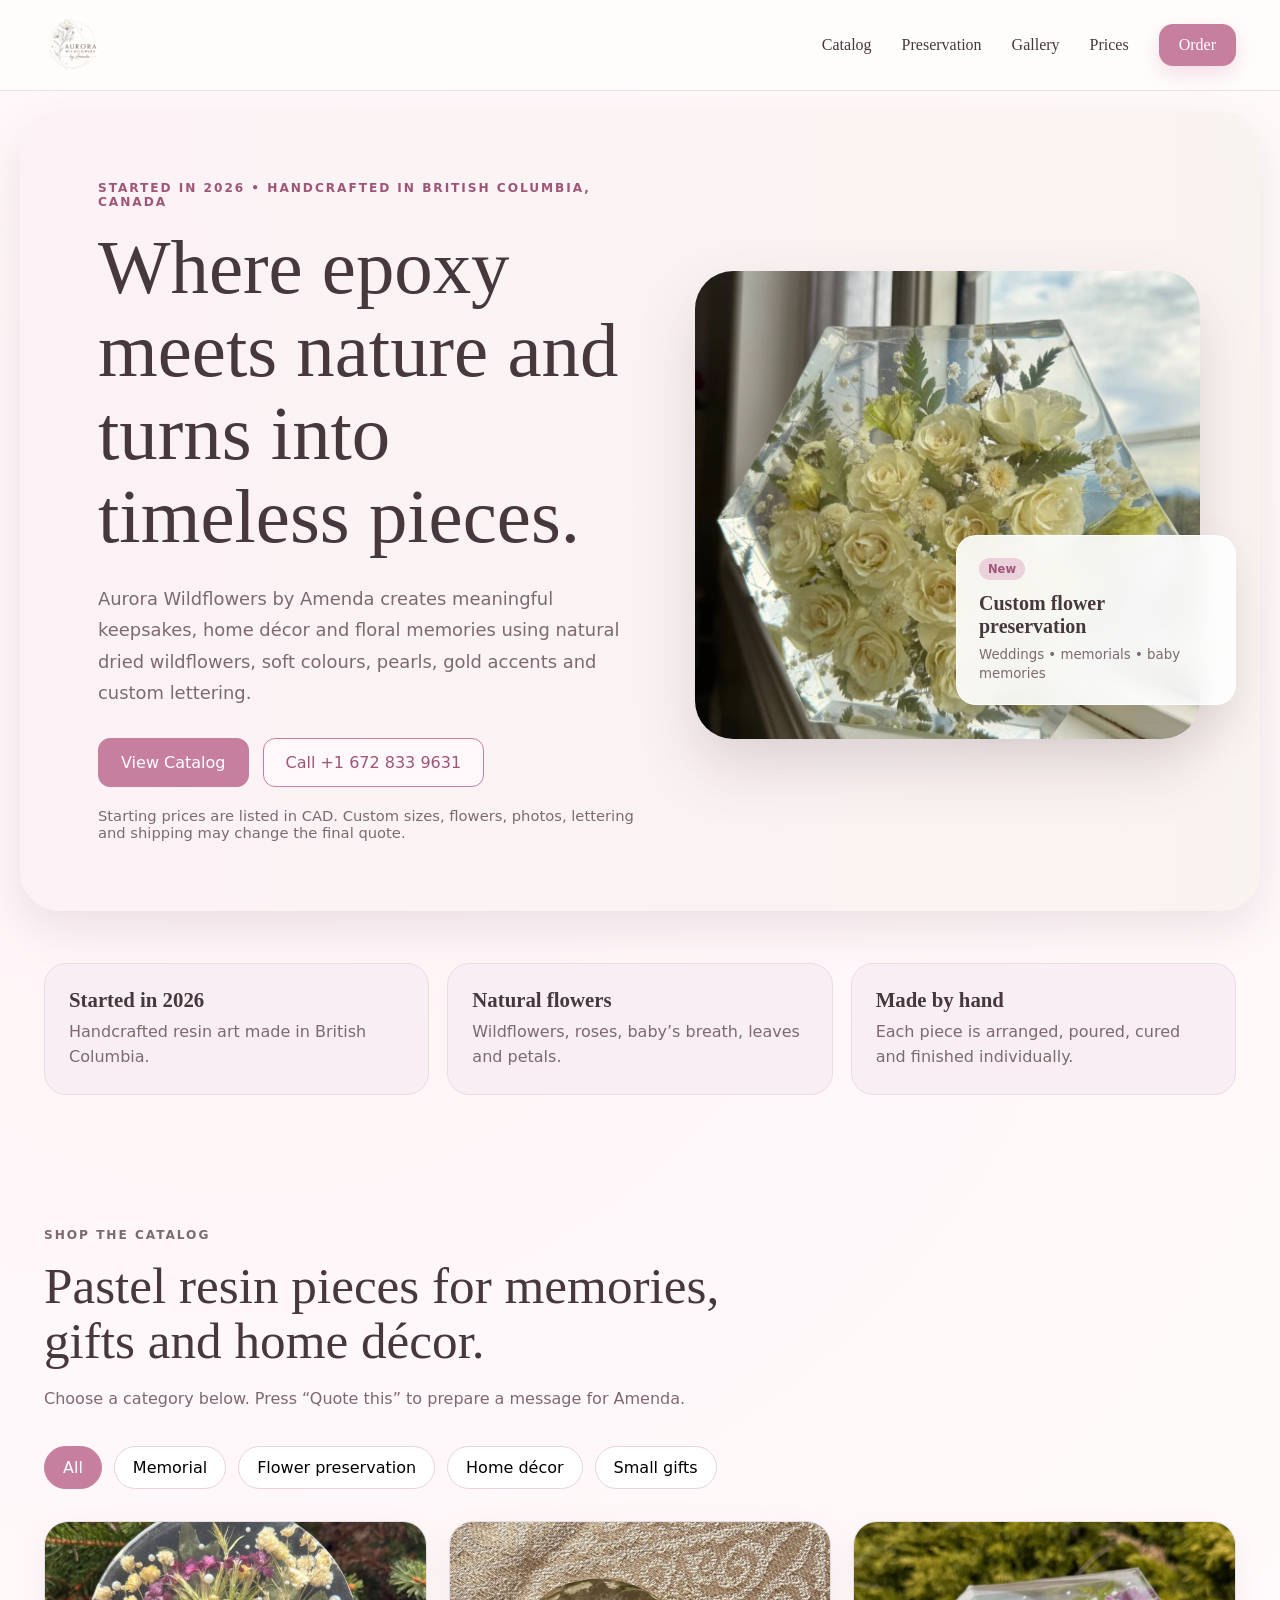
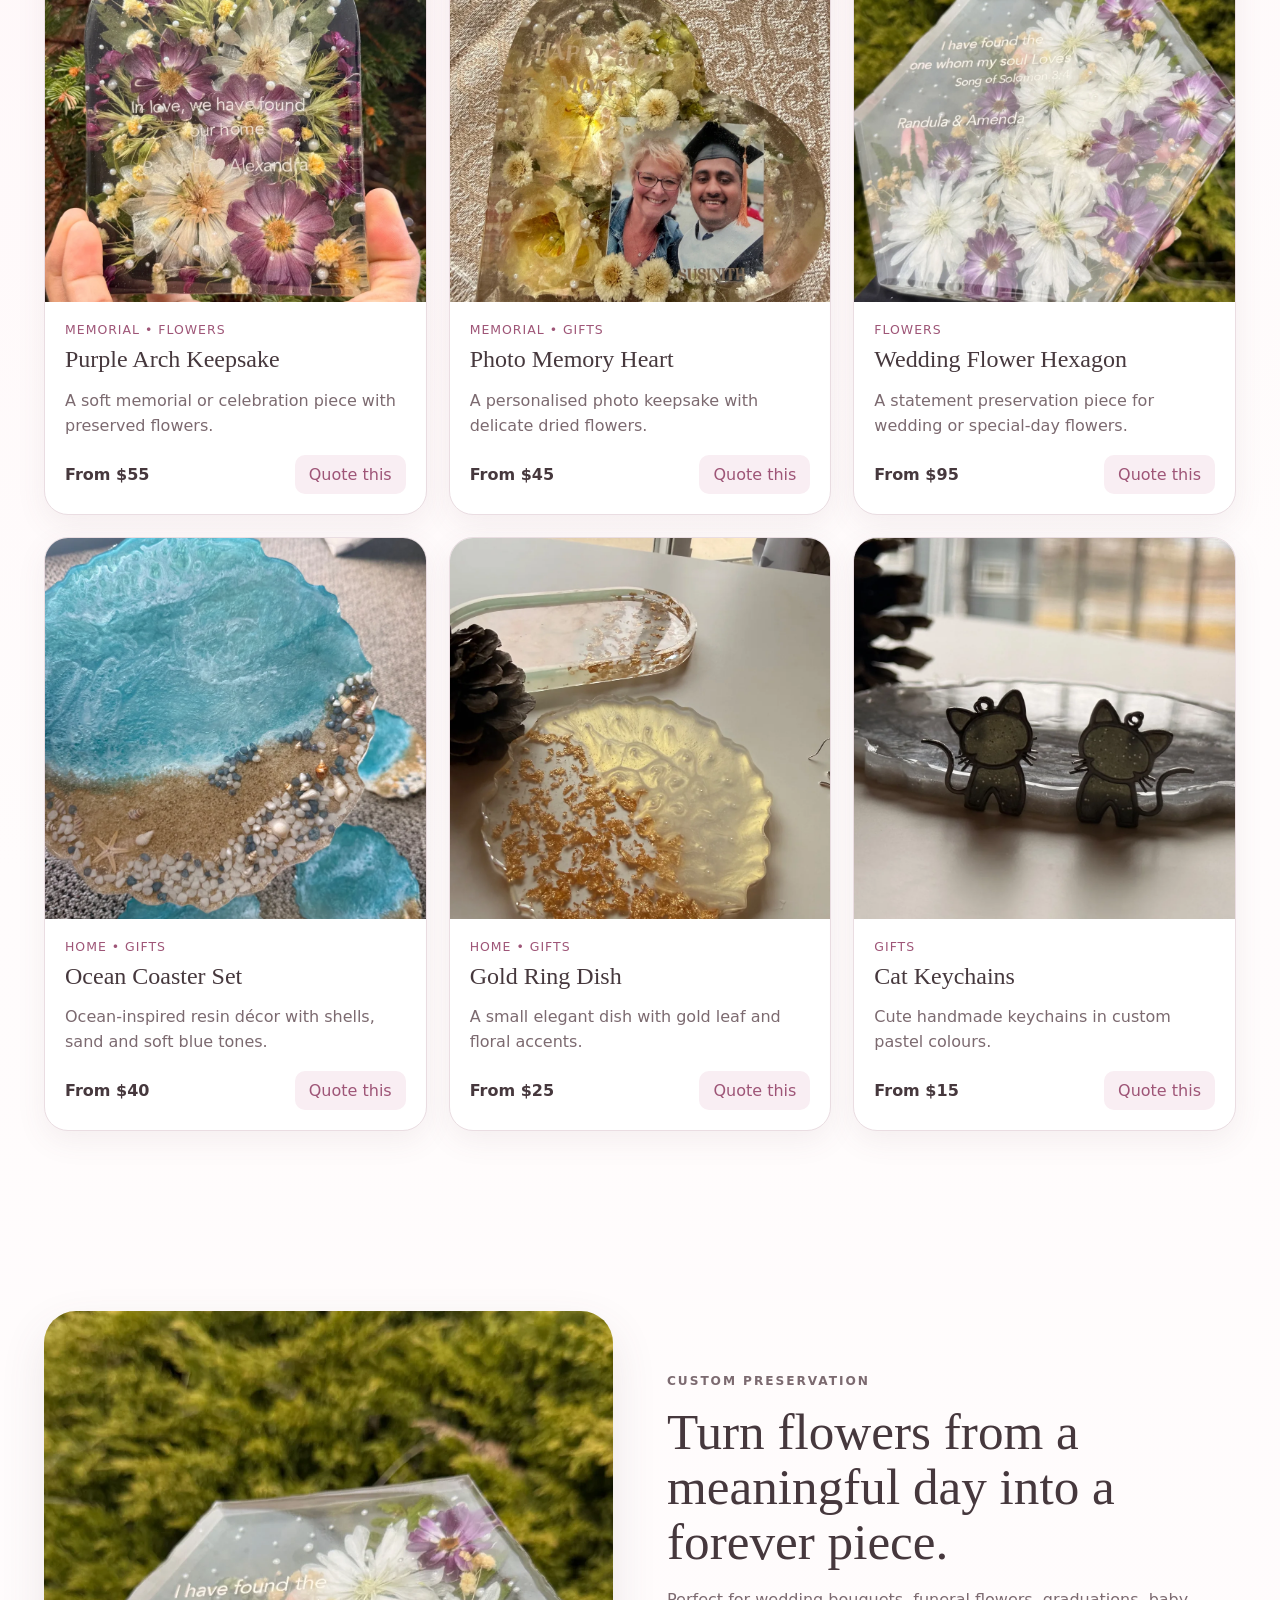
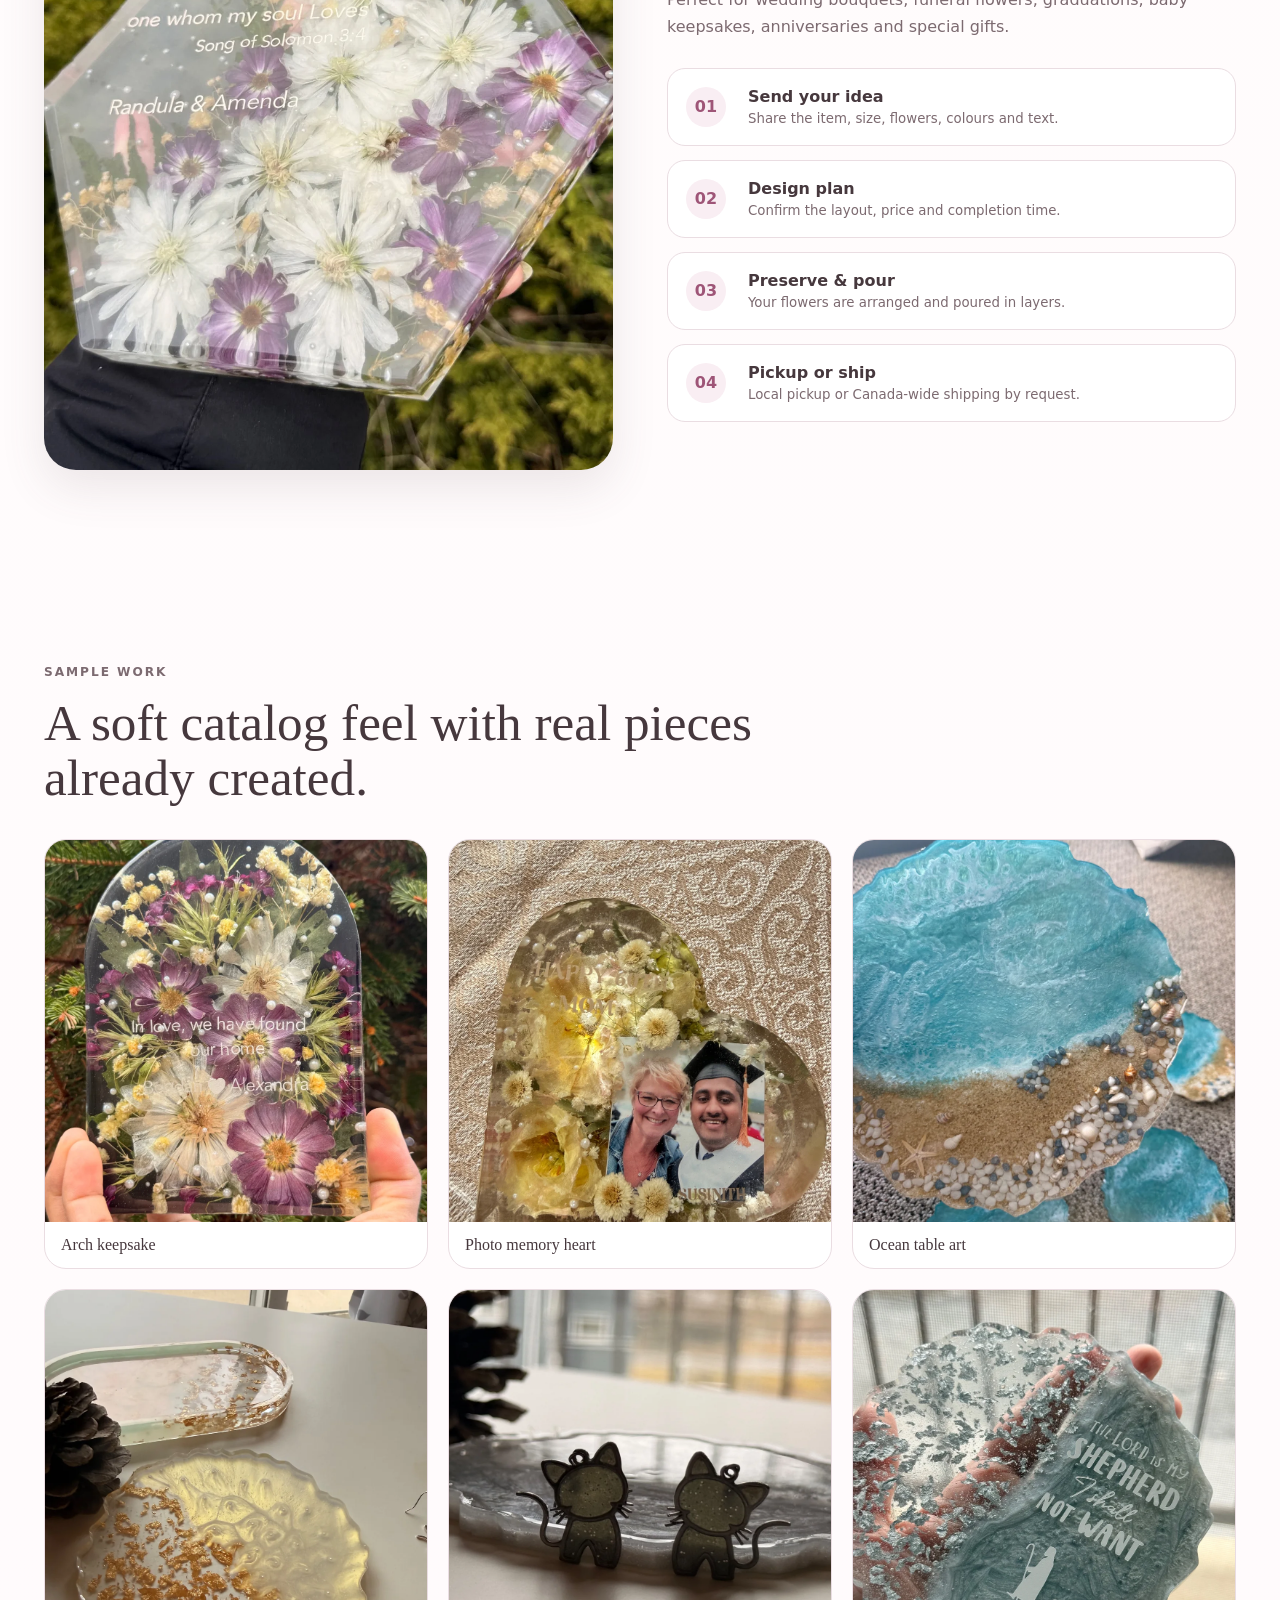
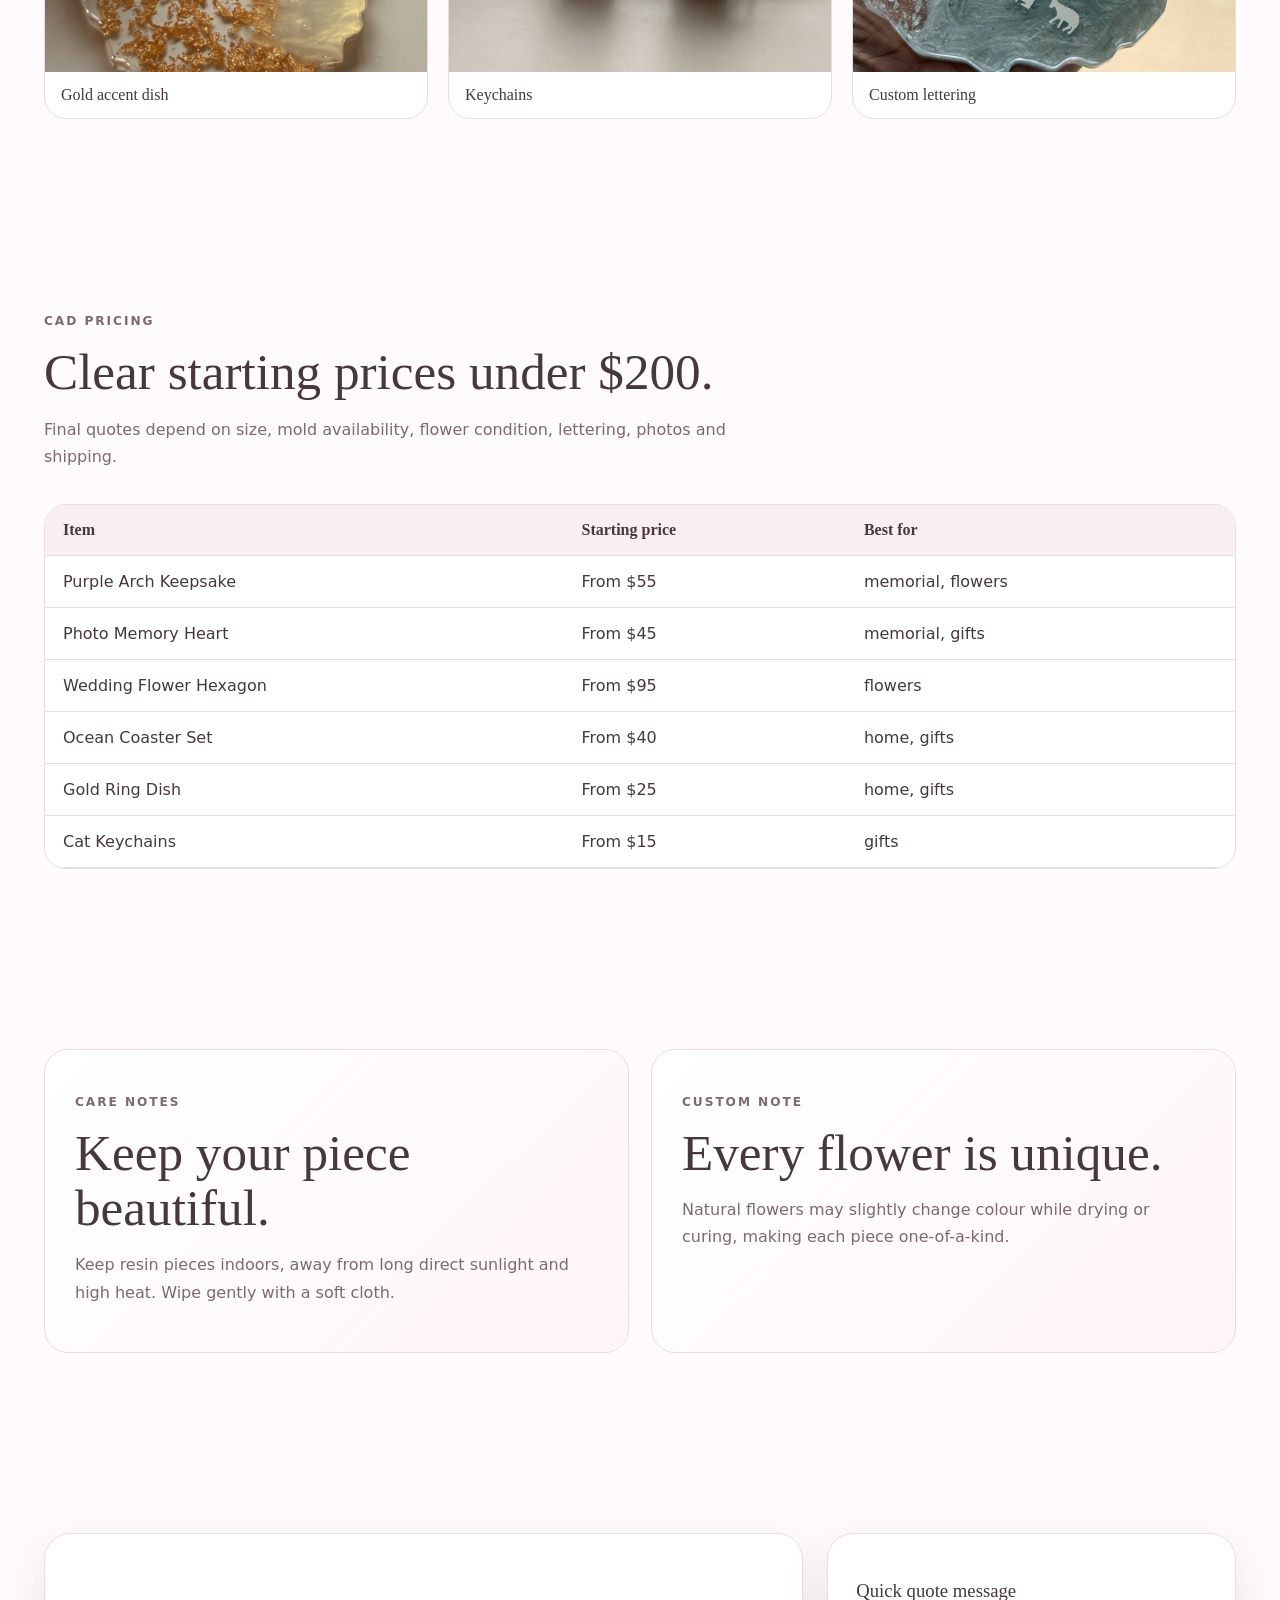
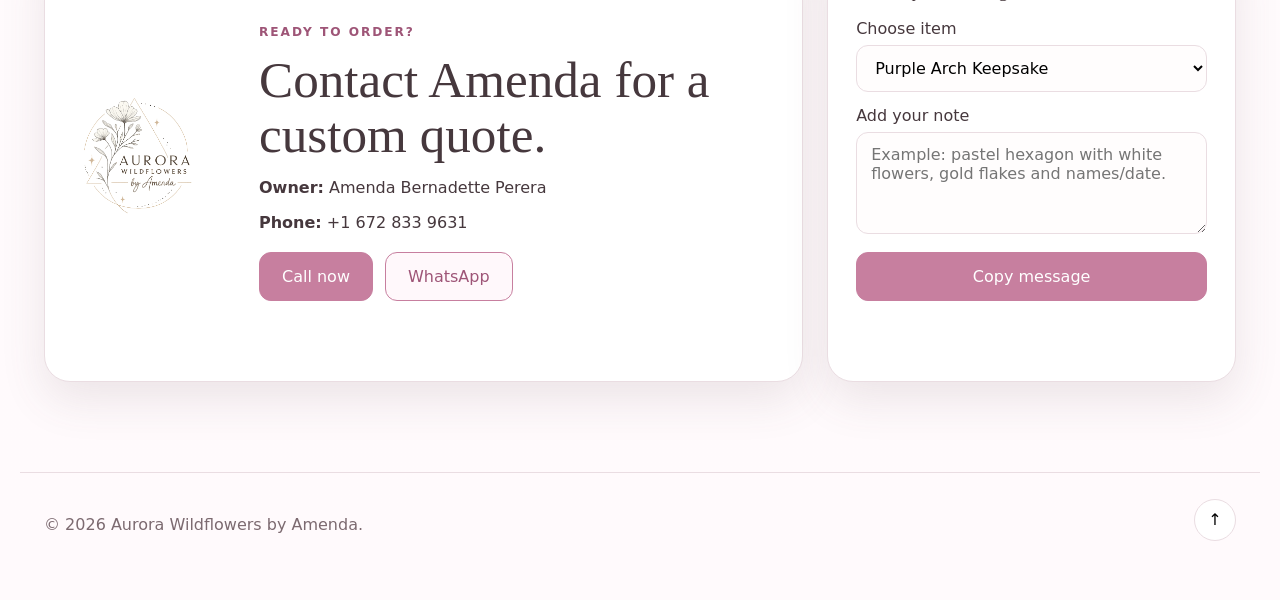
<file: index(4).html>
<!doctype html>
<html lang="en">
<head>
  <meta charset="utf-8" />
  <meta name="viewport" content="width=device-width, initial-scale=1" />
  <title>Aurora Wildflowers by Amenda | Where epoxy meets nature</title>
  <meta name="description" content="Handcrafted resin art with natural wildflowers, custom flower preservation, keepsakes and home décor." />
  <meta name="theme-color" content="#f6e7ee" />
  <link rel="icon" type="image/png" href="favicon.png" />
  <style>
    :root{--bg:#fffdfc;--soft:#f9eef3;--rose:#c77f9f;--rose-dark:#9e5577;--rose-light:#ead1dc;--ink:#46383d;--muted:#7c6a70;--line:#eadde2;--shadow:0 18px 45px rgba(102,74,85,.12)}
    *{box-sizing:border-box} html{scroll-behavior:smooth} body{margin:0;color:var(--ink);background:radial-gradient(circle at 20% 10%,#fff4f7 0,transparent 28%),linear-gradient(180deg,#fffdfc 0%,#fffafc 100%);font-family:Inter,ui-sans-serif,system-ui,-apple-system,BlinkMacSystemFont,"Segoe UI",sans-serif;overflow-x:hidden} img{max-width:100%;display:block} a{text-decoration:none;color:inherit} button,select,textarea{font:inherit}
    .site-header{position:sticky;top:0;z-index:100;background:rgba(255,253,252,.88);backdrop-filter:blur(14px);border-bottom:1px solid rgba(234,221,226,.8)}
    .nav{max-width:1240px;margin:auto;padding:16px 24px;display:flex;align-items:center;justify-content:space-between;gap:20px}.brand img{height:58px;width:auto}.nav-links{display:flex;align-items:center;gap:30px;font-family:Georgia,serif}.nav-cta{background:var(--rose);color:white;padding:12px 20px;border-radius:14px;box-shadow:0 8px 20px rgba(199,127,159,.25)}.menu-toggle{display:none;border:1px solid var(--line);background:white;border-radius:999px;padding:10px 16px}
    .hero{position:relative;min-height:680px;display:grid;grid-template-columns:1.05fr .95fr;align-items:center;gap:52px;max-width:1240px;margin:auto;padding:78px 24px 70px}.hero::before{content:"";position:absolute;inset:20px 0 0;border-radius:40px;background:linear-gradient(90deg,rgba(252,242,246,.94),rgba(249,243,239,.9));z-index:-2;box-shadow:var(--shadow)}.hero-copy{padding-left:54px}.eyebrow{text-transform:uppercase;letter-spacing:.16em;font-weight:700;font-size:.76rem;color:var(--rose-dark)}h1,h2,h3{font-family:Georgia,"Times New Roman",serif;font-weight:500;line-height:1.08}h1{font-size:clamp(3.2rem,6vw,6.2rem);margin:18px 0 24px;max-width:760px}.hero-text{font-size:1.12rem;line-height:1.75;color:var(--muted);max-width:620px}.hero-actions{display:flex;flex-wrap:wrap;gap:14px;margin:30px 0 20px}.button{display:inline-flex;align-items:center;justify-content:center;padding:14px 22px;border-radius:12px;border:1px solid var(--rose);transition:.25s ease;cursor:pointer}.button.primary{background:var(--rose);color:#fff}.button.ghost{background:#fff8fb;color:var(--rose-dark)}.button:hover{transform:translateY(-2px);box-shadow:0 10px 22px rgba(158,85,119,.14)}.hero-note{font-size:.92rem;color:var(--muted);max-width:600px}.hero-media{position:relative;padding-right:36px}.hero-media img{width:100%;aspect-ratio:1.08/1;object-fit:cover;border-radius:38px;box-shadow:0 28px 60px rgba(92,67,77,.18)}.float-card{position:absolute;right:0;bottom:34px;background:rgba(255,255,255,.9);backdrop-filter:blur(14px);padding:22px;border-radius:20px;box-shadow:var(--shadow);width:min(280px,75%);border:1px solid rgba(255,255,255,.85)}.float-card span{display:inline-block;background:var(--rose-light);color:var(--rose-dark);padding:4px 9px;border-radius:999px;font-size:.72rem;font-weight:700}.float-card strong{display:block;margin:12px 0 6px;font-family:Georgia,serif;font-size:1.25rem}.float-card small{color:var(--muted)}
    .flower-rain{position:fixed;inset:0;pointer-events:none;z-index:40;overflow:hidden}.flower{position:absolute;top:-40px;width:14px;height:14px;opacity:.72;animation:fall linear infinite;filter:drop-shadow(0 2px 3px rgba(120,80,95,.08))}.flower::before{content:"";position:absolute;inset:0;border-radius:50%;background:radial-gradient(circle at 50% 50%,#e6c46e 0 14%,transparent 16%),radial-gradient(circle at 50% 15%,var(--petal) 0 18%,transparent 20%),radial-gradient(circle at 85% 50%,var(--petal) 0 18%,transparent 20%),radial-gradient(circle at 50% 85%,var(--petal) 0 18%,transparent 20%),radial-gradient(circle at 15% 50%,var(--petal) 0 18%,transparent 20%)}@keyframes fall{0%{transform:translate3d(0,-30px,0) rotate(0deg)}100%{transform:translate3d(var(--drift),110vh,0) rotate(360deg)}}
    .intro-strip{max-width:1240px;margin:24px auto 0;padding:28px 24px;display:grid;grid-template-columns:repeat(3,1fr);gap:18px}.intro-strip div{background:var(--soft);padding:24px;border-radius:22px;border:1px solid var(--line)}.intro-strip strong{display:block;font-family:Georgia,serif;font-size:1.3rem;margin-bottom:8px}.intro-strip span{color:var(--muted);line-height:1.55}.section-pad{max-width:1240px;margin:auto;padding:90px 24px}.section-heading{max-width:760px;margin-bottom:34px}h2{font-size:clamp(2.4rem,4vw,4.4rem);margin:10px 0 16px}.section-heading p,.split-copy p,.care-card p{color:var(--muted);line-height:1.7}.filters{display:flex;flex-wrap:wrap;gap:12px;margin-bottom:32px}.filter{border:1px solid var(--rose-light);background:white;padding:11px 18px;border-radius:999px;cursor:pointer}.filter.active{background:var(--rose);color:white;border-color:var(--rose)}.product-grid{display:grid;grid-template-columns:repeat(3,1fr);gap:22px}.product-card{background:white;border:1px solid var(--line);border-radius:24px;overflow:hidden;box-shadow:0 10px 30px rgba(111,82,93,.08)}.product-card img{width:100%;aspect-ratio:1/1;object-fit:cover}.product-body{padding:20px}.product-meta{font-size:.78rem;color:var(--rose-dark);text-transform:uppercase;letter-spacing:.08em}.product-body h3{font-size:1.5rem;margin:10px 0}.product-body p{color:var(--muted);line-height:1.55}.product-foot{display:flex;align-items:center;justify-content:space-between;gap:14px}.quote-button{border:0;background:var(--soft);color:var(--rose-dark);padding:10px 14px;border-radius:10px;cursor:pointer}.split{display:grid;grid-template-columns:1fr 1fr;gap:54px;align-items:center}.split-media img{border-radius:32px;box-shadow:var(--shadow)}.process-list{list-style:none;padding:0;margin:28px 0 0;display:grid;gap:14px}.process-list li{display:grid;grid-template-columns:48px 1fr;gap:14px;background:white;padding:18px;border-radius:18px;border:1px solid var(--line)}.process-list span{width:40px;height:40px;border-radius:50%;background:var(--soft);display:grid;place-items:center;color:var(--rose-dark);font-weight:700}.process-list strong,.process-list small{display:block}.process-list small{color:var(--muted);margin-top:5px}.gallery-grid{display:grid;grid-template-columns:repeat(3,1fr);gap:20px}.gallery-grid figure{margin:0;background:white;border-radius:22px;overflow:hidden;border:1px solid var(--line)}.gallery-grid img{width:100%;aspect-ratio:1/1;object-fit:cover}.gallery-grid figcaption{padding:14px 16px;font-family:Georgia,serif}.price-table-wrap{overflow:auto;background:white;border:1px solid var(--line);border-radius:22px}.price-table{width:100%;border-collapse:collapse}.price-table th,.price-table td{padding:16px 18px;text-align:left;border-bottom:1px solid var(--line)}.price-table th{background:var(--soft);font-family:Georgia,serif}.care-section{display:grid;grid-template-columns:1fr 1fr;gap:22px}.care-card{background:linear-gradient(135deg,#fff,#fff5f8);border:1px solid var(--line);border-radius:24px;padding:30px}.contact-section{display:grid;grid-template-columns:1.3fr .7fr;gap:24px}.contact-card,.quote-box{background:white;border:1px solid var(--line);border-radius:26px;padding:28px;box-shadow:var(--shadow)}.contact-card{display:grid;grid-template-columns:160px 1fr;gap:26px;align-items:center}.contact-card img{max-height:130px;object-fit:contain}.contact-actions{display:flex;flex-wrap:wrap;gap:12px;margin-top:20px}.quote-box label{display:block;margin:14px 0 7px}.quote-box select,.quote-box textarea{width:100%;padding:12px 14px;border-radius:12px;border:1px solid var(--line);background:#fffdfd}.full{width:100%;margin-top:14px}.copy-status{color:var(--rose-dark);min-height:1.2em}.footer{max-width:1240px;margin:0 auto 24px;padding:26px 24px;border-top:1px solid var(--line);display:flex;justify-content:space-between;gap:20px;color:var(--muted)}.back-to-top{width:42px;height:42px;border:1px solid var(--line);border-radius:50%;background:white;cursor:pointer}.reveal{opacity:0;transform:translateY(18px);transition:.7s ease}.reveal.visible{opacity:1;transform:none}
    @media(max-width:900px){.menu-toggle{display:block}.nav-links{display:none;position:absolute;top:78px;left:18px;right:18px;background:white;padding:18px;border-radius:18px;box-shadow:var(--shadow);flex-direction:column;align-items:stretch}.nav-links.open{display:flex}.hero{grid-template-columns:1fr;padding-top:40px}.hero-copy{padding:28px}.hero-media{padding:0 28px 30px}.intro-strip,.product-grid,.gallery-grid,.care-section,.contact-section,.split{grid-template-columns:1fr}.contact-card{grid-template-columns:1fr}.brand img{height:48px}}
  </style>
</head>
<body>
  <div class="flower-rain" aria-hidden="true" id="flower-rain"></div>
  <header class="site-header" id="home"><nav class="nav" aria-label="Main navigation"><a class="brand" href="#home"><img src="logo.png" alt="Aurora Wildflowers by Amenda" /></a><button class="menu-toggle" type="button" aria-expanded="false" aria-controls="nav-links">Menu</button><div class="nav-links" id="nav-links"><a href="#catalog">Catalog</a><a href="#preservation">Preservation</a><a href="#gallery">Gallery</a><a href="#pricing">Prices</a><a href="#contact" class="nav-cta">Order</a></div></nav></header>
  <main>
    <section class="hero"><div class="hero-copy reveal"><p class="eyebrow">Started in 2026 • Handcrafted in British Columbia, Canada</p><h1>Where epoxy meets nature and turns into timeless pieces.</h1><p class="hero-text">Aurora Wildflowers by Amenda creates meaningful keepsakes, home décor and floral memories using natural dried wildflowers, soft colours, pearls, gold accents and custom lettering.</p><div class="hero-actions"><a class="button primary" href="#catalog">View Catalog</a><a class="button ghost" href="tel:+16728339631">Call +1 672 833 9631</a></div><div class="hero-note">Starting prices are listed in CAD. Custom sizes, flowers, photos, lettering and shipping may change the final quote.</div></div><div class="hero-media reveal"><img src="rose-hexagon-preservation.webp" alt="Hexagon resin flower preservation piece" /><div class="float-card"><span>New</span><strong>Custom flower preservation</strong><small>Weddings • memorials • baby memories</small></div></div></section>
    <section class="intro-strip"><div><strong>Started in 2026</strong><span>Handcrafted resin art made in British Columbia.</span></div><div><strong>Natural flowers</strong><span>Wildflowers, roses, baby’s breath, leaves and petals.</span></div><div><strong>Made by hand</strong><span>Each piece is arranged, poured, cured and finished individually.</span></div></section>
    <section class="section-pad" id="catalog"><div class="section-heading reveal"><p class="eyebrow">Shop the catalog</p><h2>Pastel resin pieces for memories, gifts and home décor.</h2><p>Choose a category below. Press “Quote this” to prepare a message for Amenda.</p></div><div class="filters reveal"><button class="filter active" data-filter="all">All</button><button class="filter" data-filter="memorial">Memorial</button><button class="filter" data-filter="flowers">Flower preservation</button><button class="filter" data-filter="home">Home décor</button><button class="filter" data-filter="gifts">Small gifts</button></div><div class="product-grid" id="product-grid"></div></section>
    <section class="section-pad split" id="preservation"><div class="split-media reveal"><img src="purple-hexagon-wedding.webp" alt="Purple and white flowers preserved in resin" /></div><div class="split-copy reveal"><p class="eyebrow">Custom preservation</p><h2>Turn flowers from a meaningful day into a forever piece.</h2><p>Perfect for wedding bouquets, funeral flowers, graduations, baby keepsakes, anniversaries and special gifts.</p><ol class="process-list"><li><span>01</span><div><strong>Send your idea</strong><small>Share the item, size, flowers, colours and text.</small></div></li><li><span>02</span><div><strong>Design plan</strong><small>Confirm the layout, price and completion time.</small></div></li><li><span>03</span><div><strong>Preserve & pour</strong><small>Your flowers are arranged and poured in layers.</small></div></li><li><span>04</span><div><strong>Pickup or ship</strong><small>Local pickup or Canada-wide shipping by request.</small></div></li></ol></div></section>
    <section class="section-pad" id="gallery"><div class="section-heading reveal"><p class="eyebrow">Sample work</p><h2>A soft catalog feel with real pieces already created.</h2></div><div class="gallery-grid reveal"><figure><img src="purple-arch-keepsake.webp" alt=""><figcaption>Arch keepsake</figcaption></figure><figure><img src="photo-heart-keepsake.webp" alt=""><figcaption>Photo memory heart</figcaption></figure><figure><img src="ocean-coaster-main.webp" alt=""><figcaption>Ocean table art</figcaption></figure><figure><img src="gold-ring-dish.webp" alt=""><figcaption>Gold accent dish</figcaption></figure><figure><img src="cat-keychains-moody.webp" alt=""><figcaption>Keychains</figcaption></figure><figure><img src="shepherd-trinket-tray.webp" alt=""><figcaption>Custom lettering</figcaption></figure></div></section>
    <section class="section-pad" id="pricing"><div class="section-heading reveal"><p class="eyebrow">CAD pricing</p><h2>Clear starting prices under $200.</h2><p>Final quotes depend on size, mold availability, flower condition, lettering, photos and shipping.</p></div><div class="price-table-wrap reveal"><table class="price-table"><thead><tr><th>Item</th><th>Starting price</th><th>Best for</th></tr></thead><tbody id="price-table-body"></tbody></table></div></section>
    <section class="section-pad care-section"><div class="care-card reveal"><p class="eyebrow">Care notes</p><h2>Keep your piece beautiful.</h2><p>Keep resin pieces indoors, away from long direct sunlight and high heat. Wipe gently with a soft cloth.</p></div><div class="care-card reveal"><p class="eyebrow">Custom note</p><h2>Every flower is unique.</h2><p>Natural flowers may slightly change colour while drying or curing, making each piece one-of-a-kind.</p></div></section>
    <section class="section-pad contact-section" id="contact"><div class="contact-card reveal"><img src="logo.png" alt="Aurora Wildflowers by Amenda logo" /><div><p class="eyebrow">Ready to order?</p><h2>Contact Amenda for a custom quote.</h2><p><strong>Owner:</strong> Amenda Bernadette Perera</p><p><strong>Phone:</strong> <a href="tel:+16728339631">+1 672 833 9631</a></p><div class="contact-actions"><a class="button primary" href="tel:+16728339631">Call now</a><a class="button ghost" href="https://wa.me/16728339631">WhatsApp</a></div></div></div><aside class="quote-box reveal"><h3>Quick quote message</h3><label for="quote-product">Choose item</label><select id="quote-product"></select><label for="quote-note">Add your note</label><textarea id="quote-note" rows="4" placeholder="Example: pastel hexagon with white flowers, gold flakes and names/date."></textarea><button class="button primary full" id="copy-quote">Copy message</button><p class="copy-status" id="copy-status"></p></aside></section>
  </main>
  <footer class="footer"><p>© <span id="year"></span> Aurora Wildflowers by Amenda.</p><button class="back-to-top" aria-label="Back to top">↑</button></footer>
  <script>
    const products=[
      {name:"Purple Arch Keepsake",price:"From $55",category:["memorial","flowers"],image:"purple-arch-keepsake.webp",desc:"A soft memorial or celebration piece with preserved flowers."},
      {name:"Photo Memory Heart",price:"From $45",category:["memorial","gifts"],image:"photo-heart-keepsake.webp",desc:"A personalised photo keepsake with delicate dried flowers."},
      {name:"Wedding Flower Hexagon",price:"From $95",category:["flowers"],image:"purple-hexagon-wedding.webp",desc:"A statement preservation piece for wedding or special-day flowers."},
      {name:"Ocean Coaster Set",price:"From $40",category:["home","gifts"],image:"ocean-coaster-main.webp",desc:"Ocean-inspired resin décor with shells, sand and soft blue tones."},
      {name:"Gold Ring Dish",price:"From $25",category:["home","gifts"],image:"gold-ring-dish.webp",desc:"A small elegant dish with gold leaf and floral accents."},
      {name:"Cat Keychains",price:"From $15",category:["gifts"],image:"cat-keychains-moody.webp",desc:"Cute handmade keychains in custom pastel colours."}
    ];
    const grid=document.getElementById("product-grid");function renderProducts(filter="all"){grid.innerHTML="";products.filter(p=>filter==="all"||p.category.includes(filter)).forEach(p=>{const card=document.createElement("article");card.className="product-card reveal visible";card.innerHTML=`<img src="${p.image}" alt="${p.name}"><div class="product-body"><div class="product-meta">${p.category.join(" • ")}</div><h3>${p.name}</h3><p>${p.desc}</p><div class="product-foot"><strong>${p.price}</strong><button class="quote-button" data-name="${p.name}">Quote this</button></div></div>`;grid.appendChild(card)});document.querySelectorAll(".quote-button").forEach(btn=>btn.addEventListener("click",()=>{document.getElementById("quote-product").value=btn.dataset.name;location.hash="contact"}))}renderProducts();
    document.querySelectorAll(".filter").forEach(btn=>btn.addEventListener("click",()=>{document.querySelectorAll(".filter").forEach(b=>b.classList.remove("active"));btn.classList.add("active");renderProducts(btn.dataset.filter)}));
    const quoteSelect=document.getElementById("quote-product");products.forEach(p=>{const o=document.createElement("option");o.value=p.name;o.textContent=p.name;quoteSelect.appendChild(o)});document.getElementById("price-table-body").innerHTML=products.map(p=>`<tr><td>${p.name}</td><td>${p.price}</td><td>${p.category.join(", ")}</td></tr>`).join("");
    document.getElementById("copy-quote").addEventListener("click",async()=>{const message=`Hello Amenda, I would like a quote for ${quoteSelect.value}. ${document.getElementById("quote-note").value}`.trim();await navigator.clipboard.writeText(message);document.getElementById("copy-status").textContent="Message copied."});document.getElementById("year").textContent=new Date().getFullYear();document.querySelector(".back-to-top").addEventListener("click",()=>scrollTo({top:0,behavior:"smooth"}));
    const menu=document.querySelector(".menu-toggle"),links=document.getElementById("nav-links");menu.addEventListener("click",()=>{links.classList.toggle("open");menu.setAttribute("aria-expanded",links.classList.contains("open"))});const observer=new IntersectionObserver(entries=>entries.forEach(e=>{if(e.isIntersecting)e.target.classList.add("visible")}),{threshold:.12});document.querySelectorAll(".reveal").forEach(el=>observer.observe(el));
    const rain=document.getElementById("flower-rain"),petals=["#ffffff","#f7d7e3","#f5c4d5","#fff8fb"];for(let i=0;i<28;i++){const f=document.createElement("span");f.className="flower";f.style.left=Math.random()*100+"vw";f.style.animationDuration=(10+Math.random()*12)+"s";f.style.animationDelay=(-Math.random()*18)+"s";f.style.setProperty("--drift",(Math.random()*120-60)+"px");f.style.setProperty("--petal",petals[Math.floor(Math.random()*petals.length)]);const s=8+Math.random()*9;f.style.width=s+"px";f.style.height=s+"px";rain.appendChild(f)}
  </script>
</body>
</html>
</file>
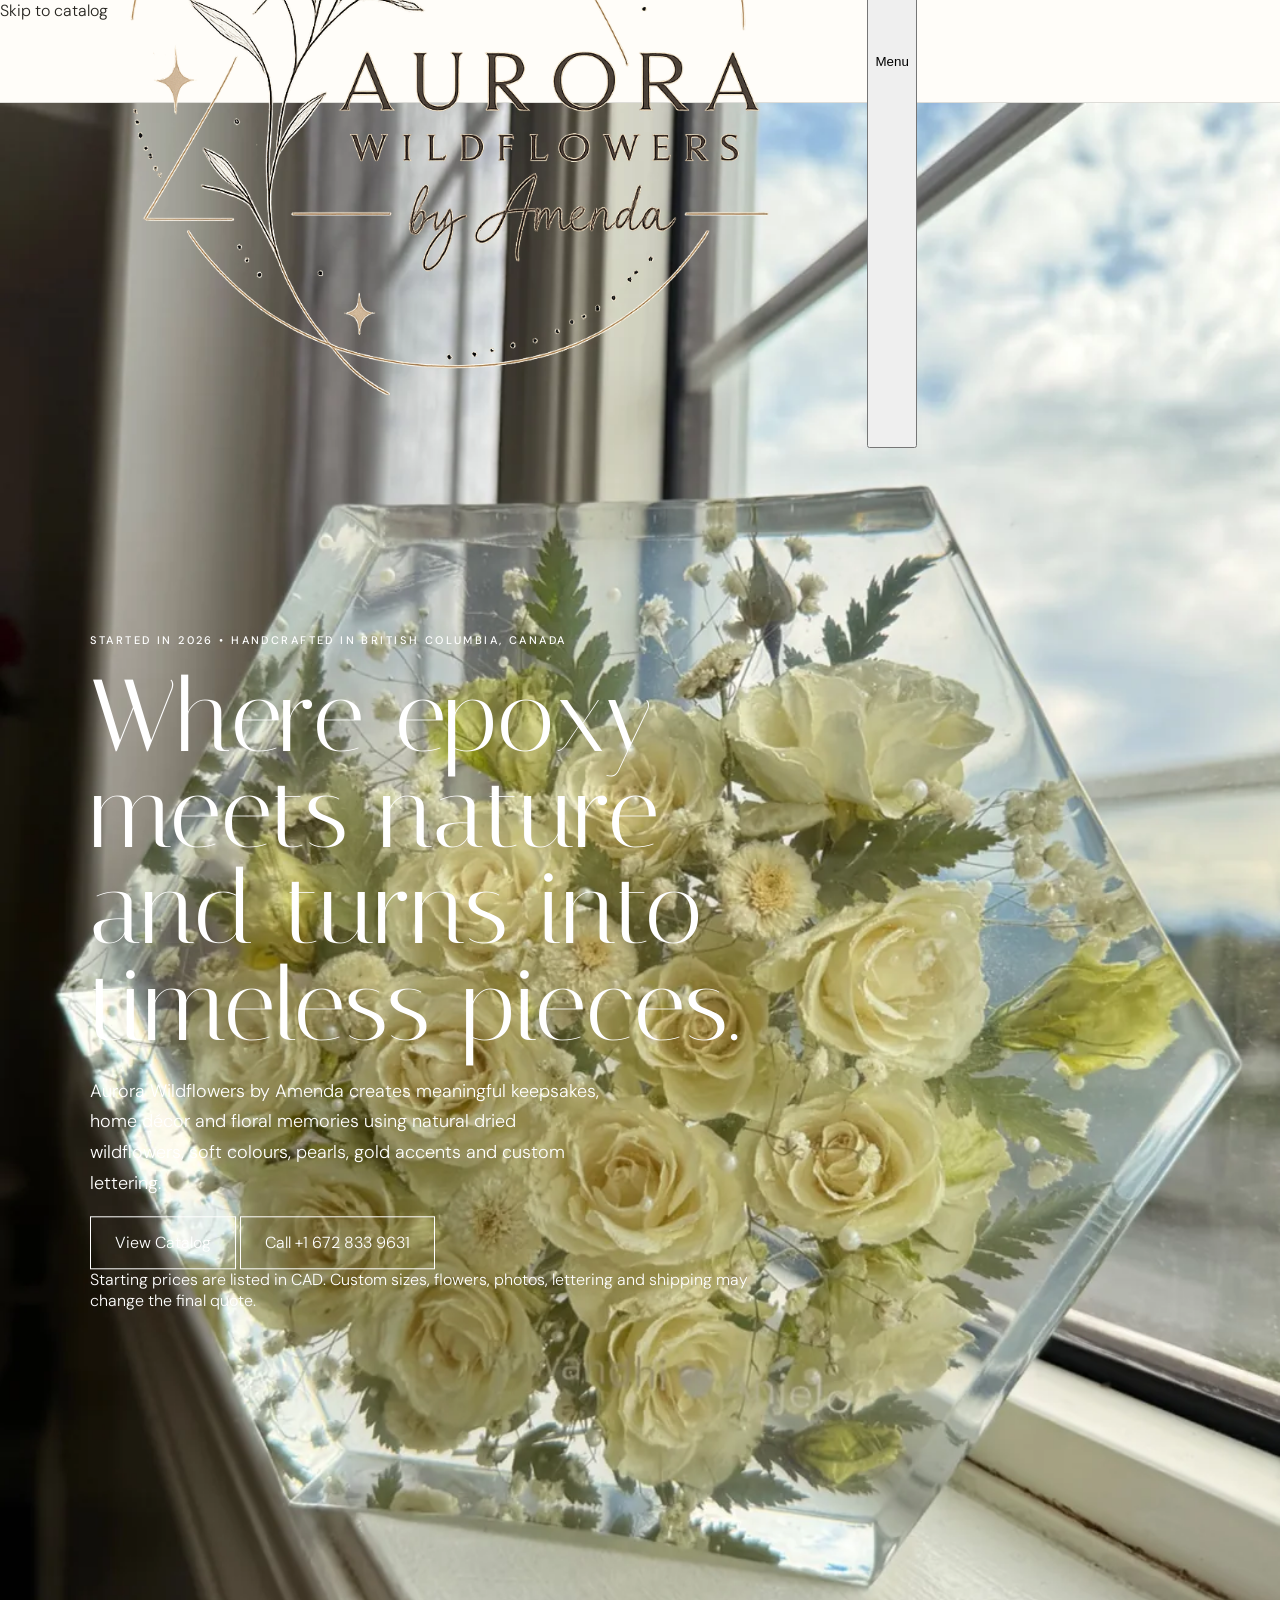
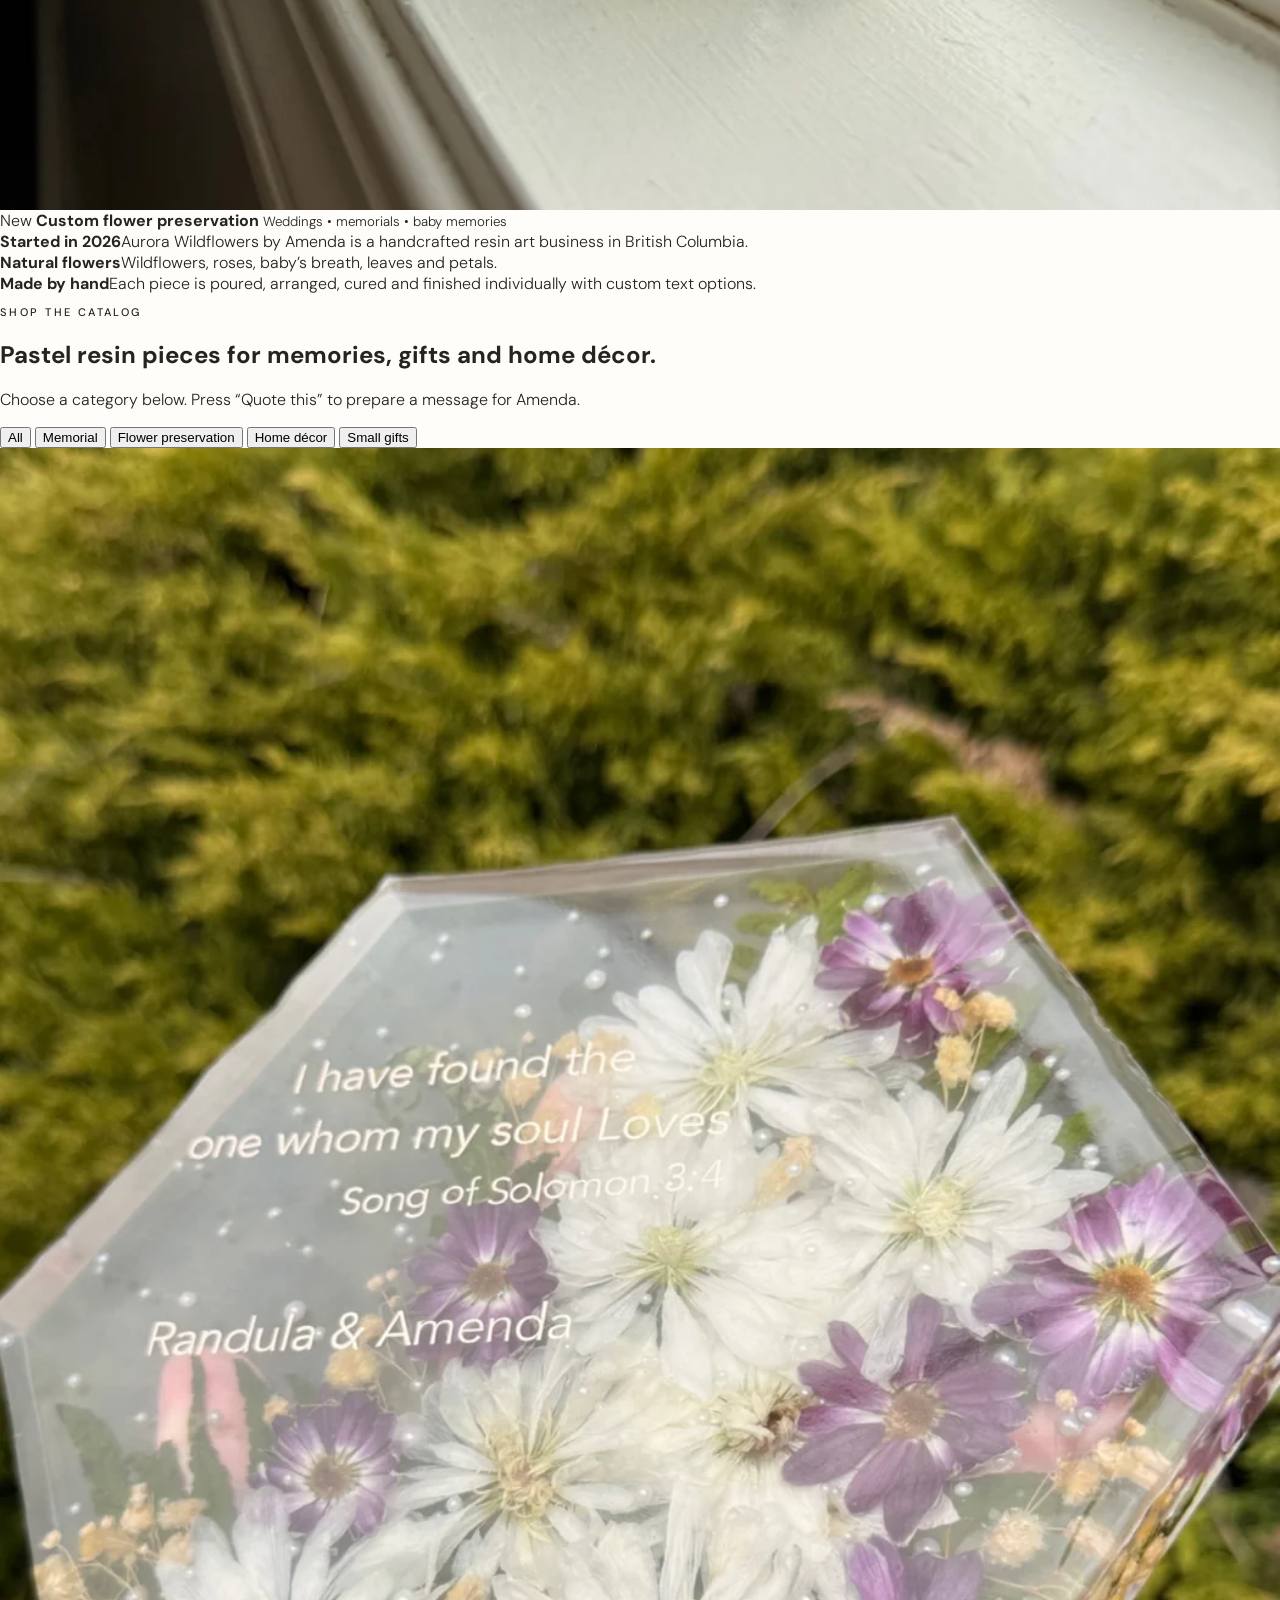
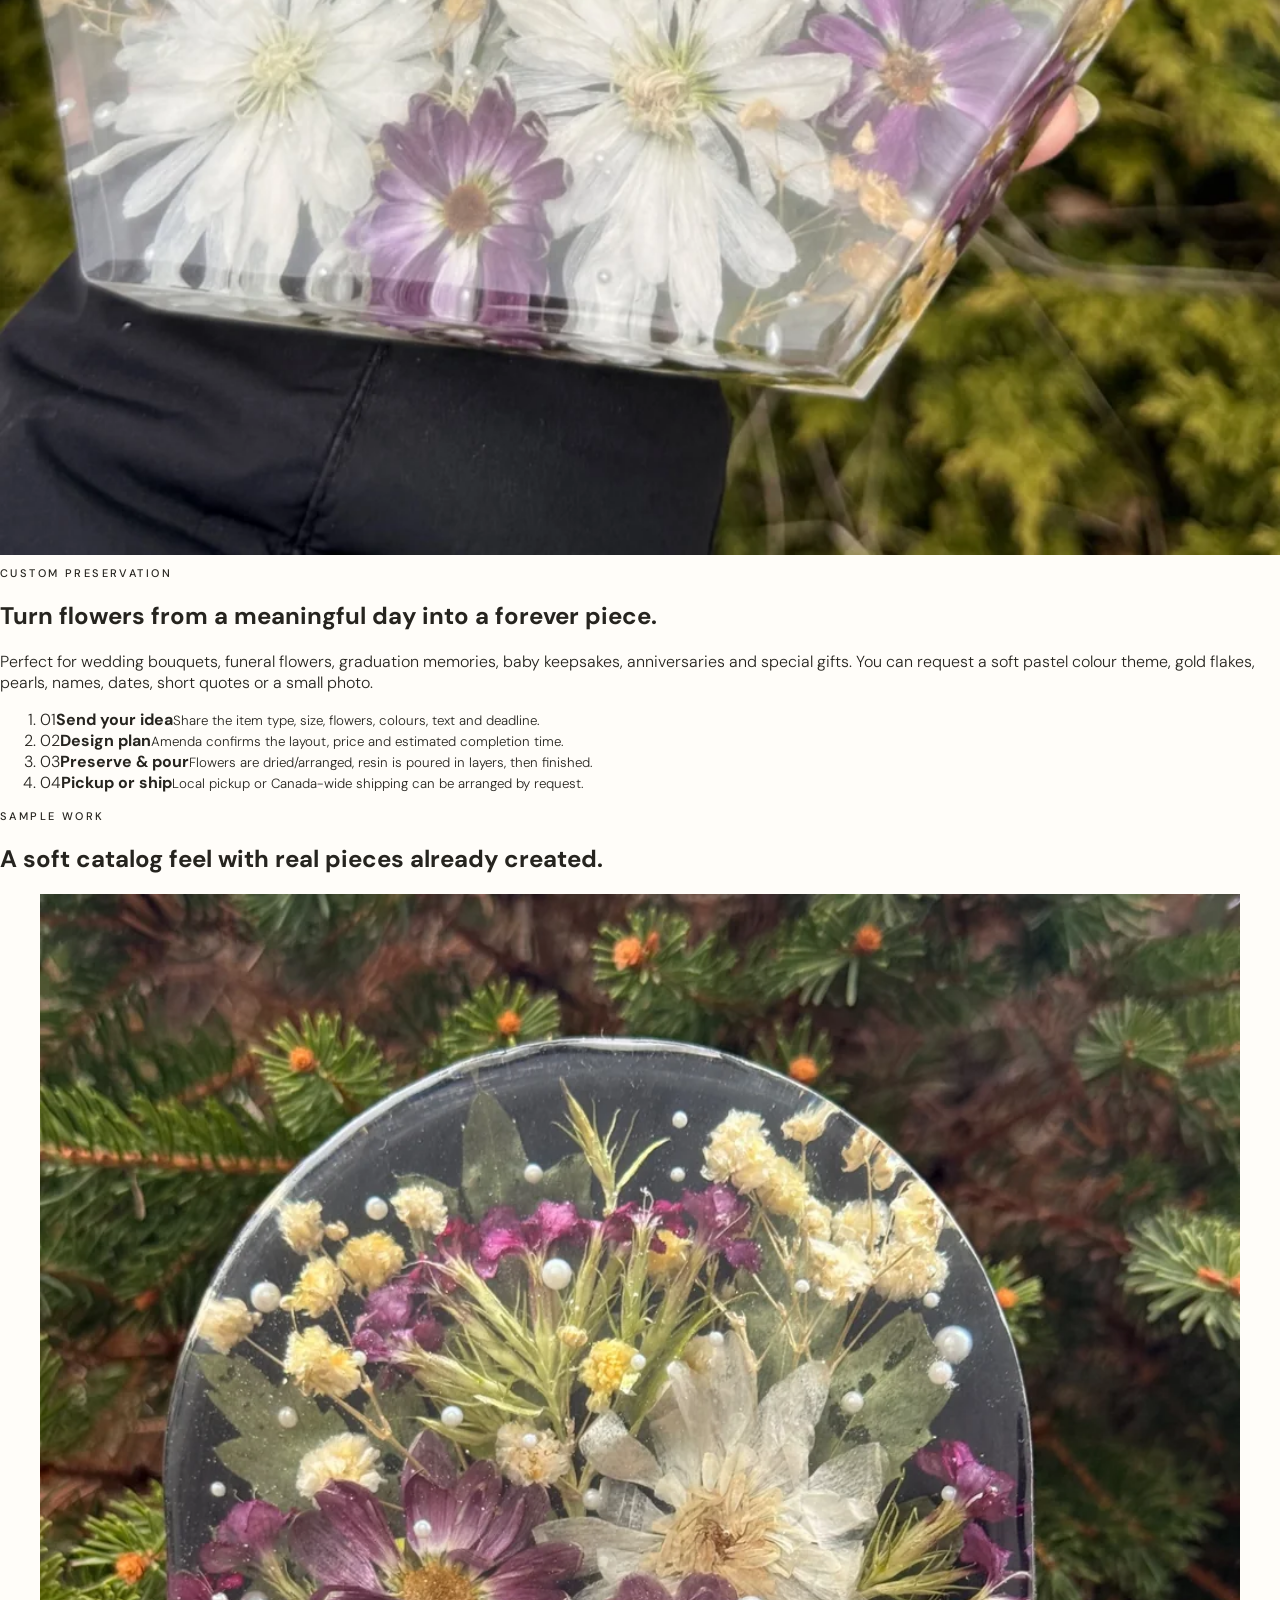
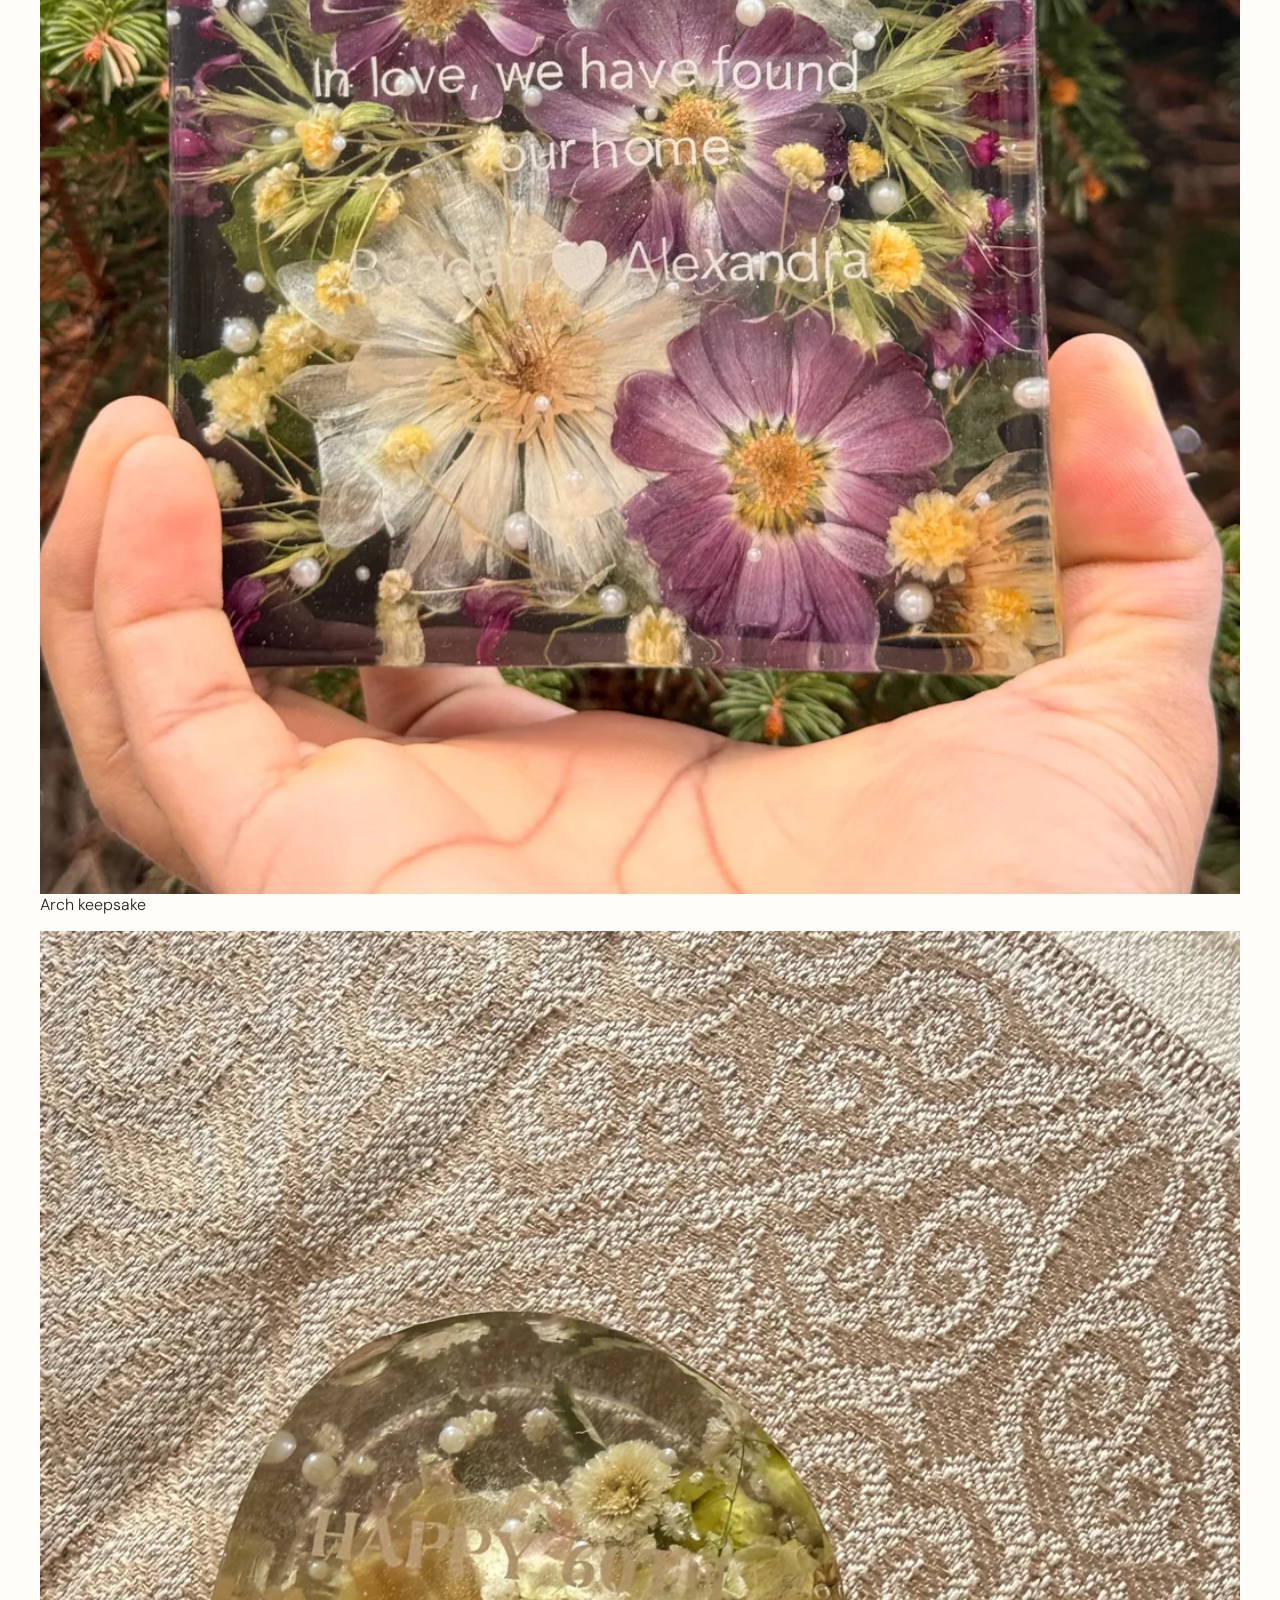
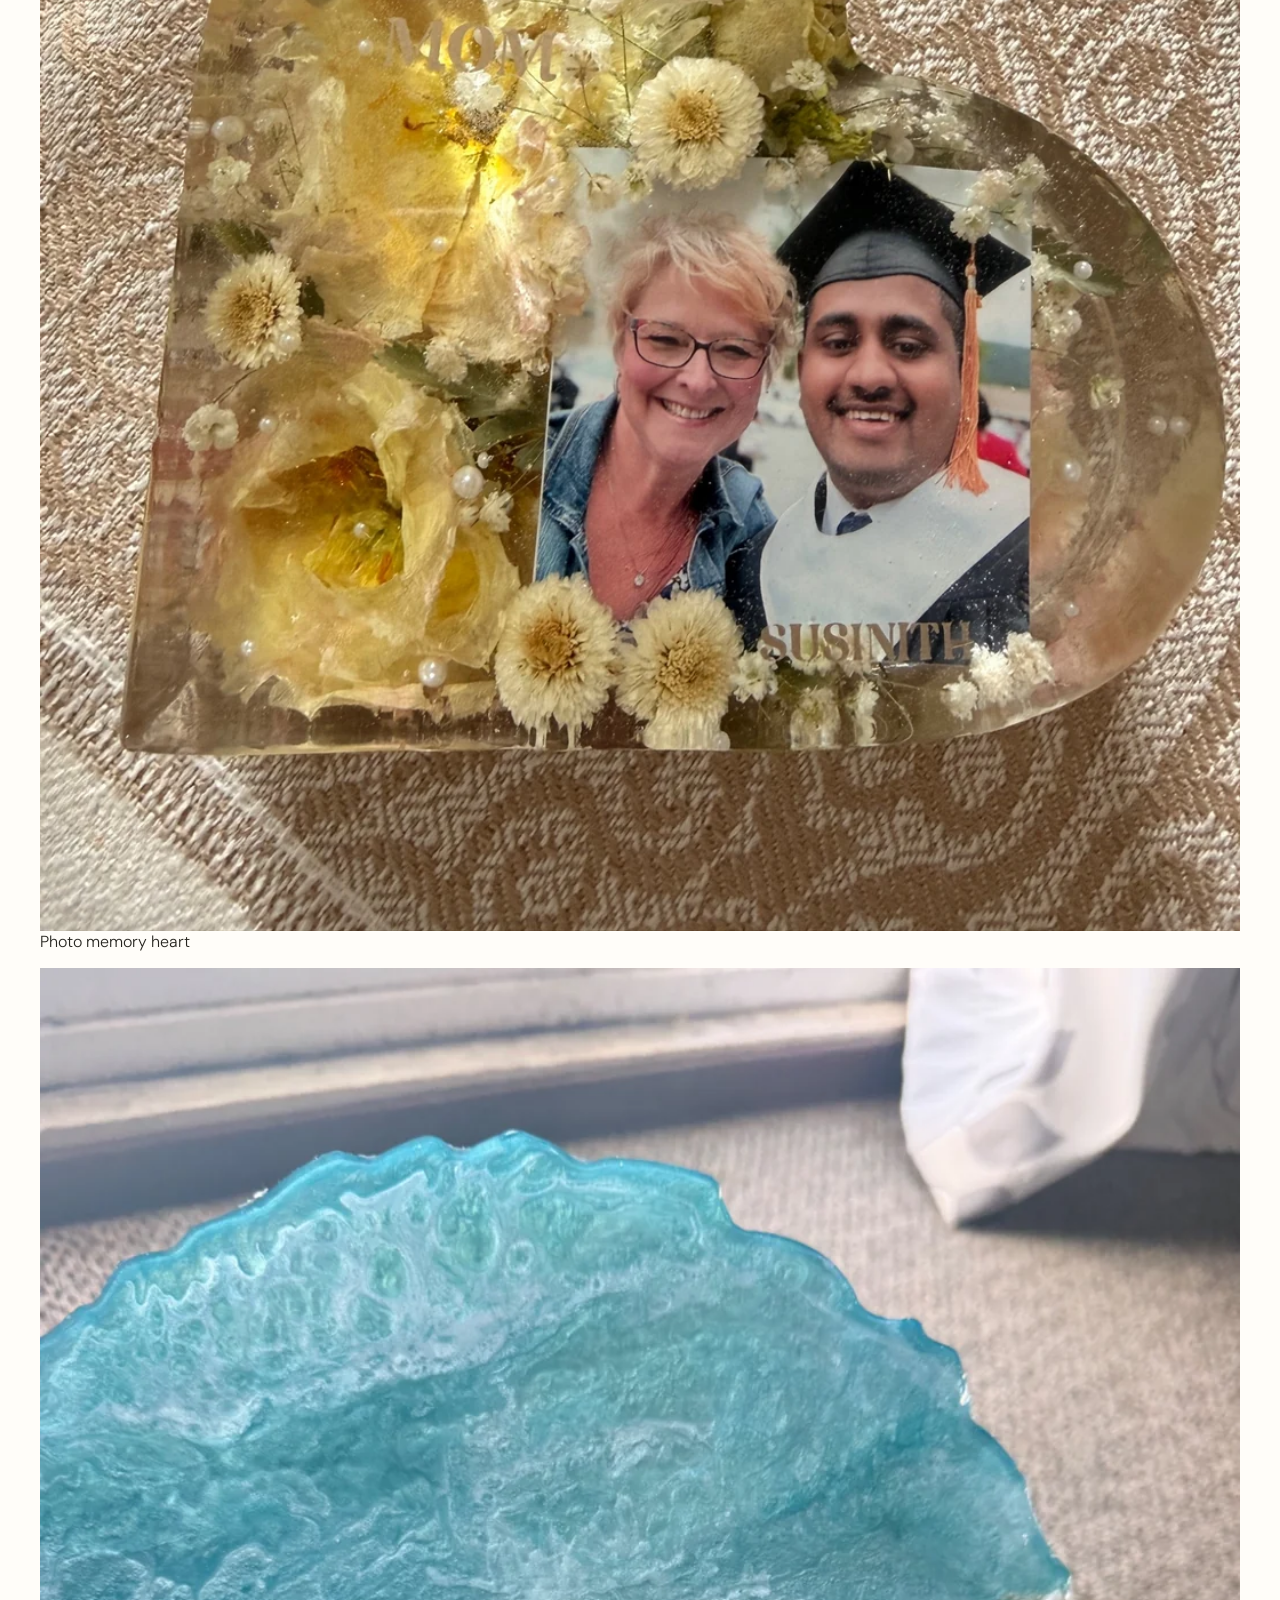
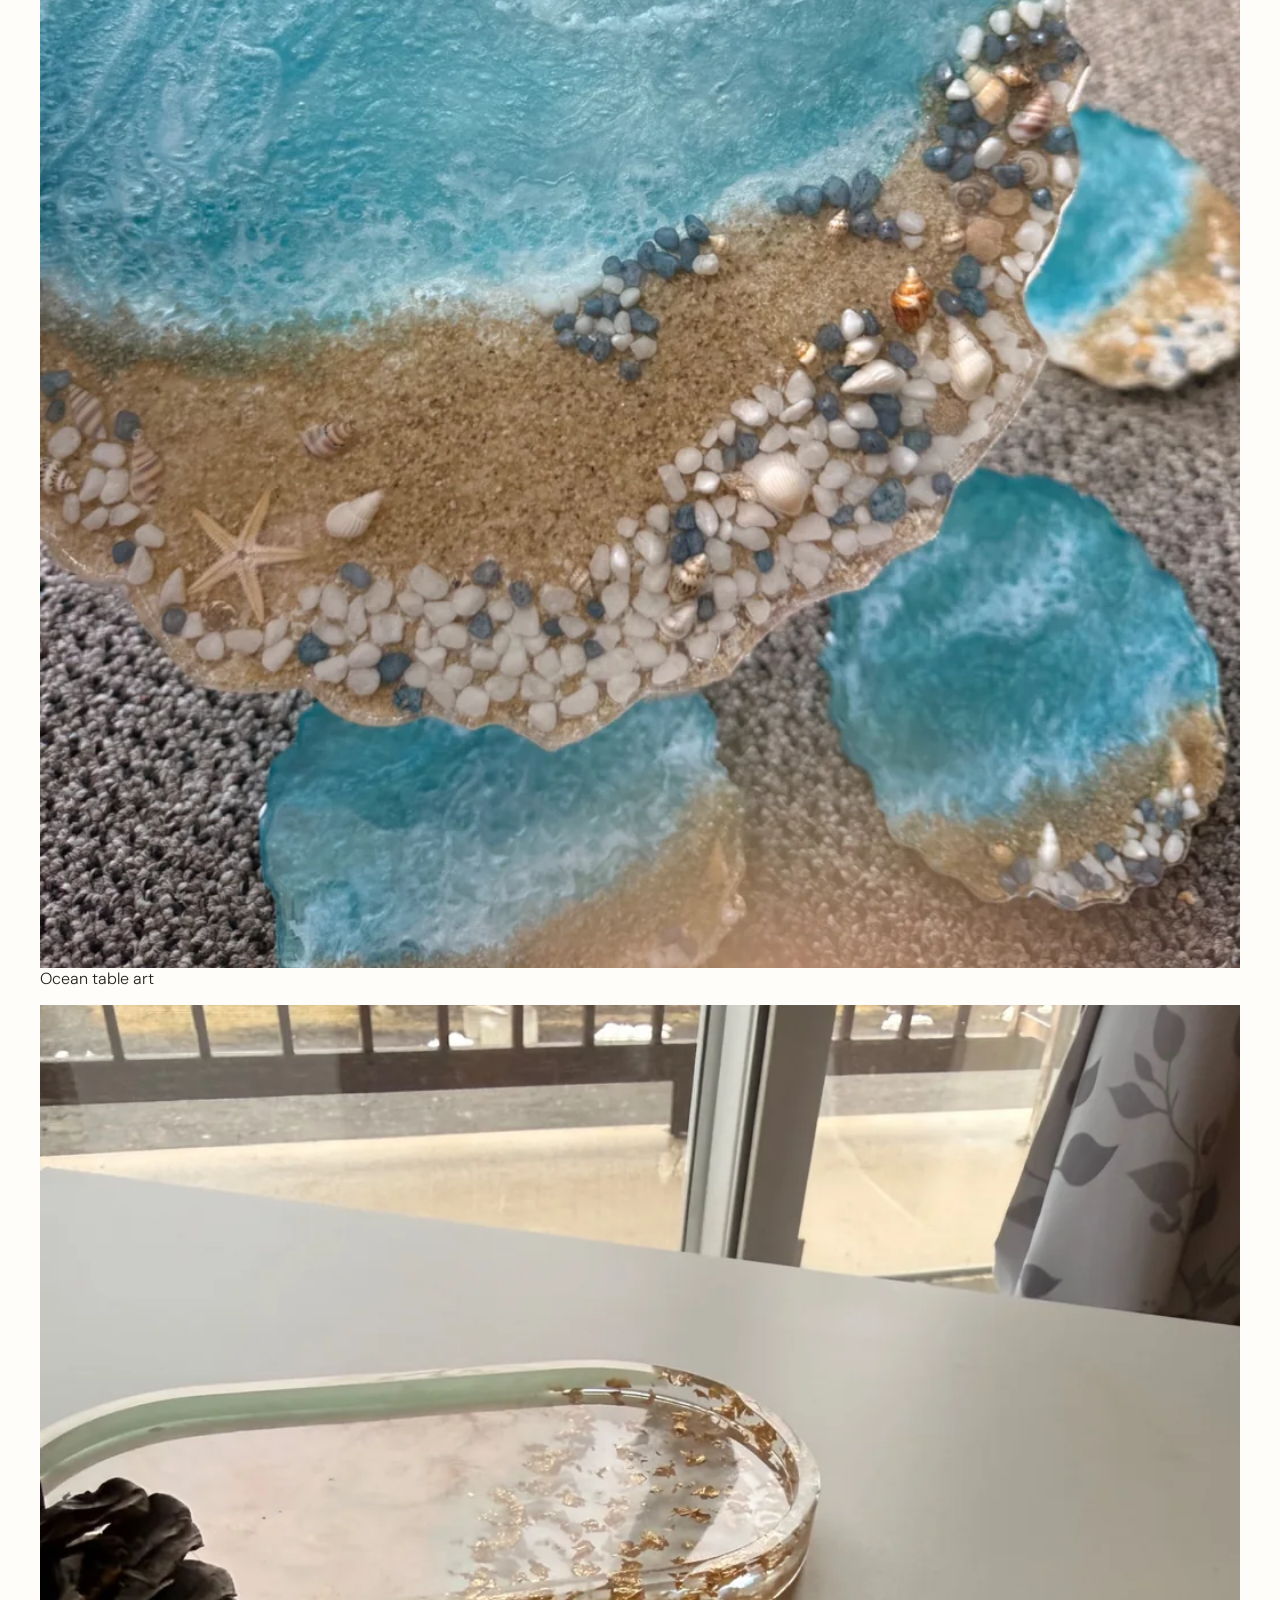
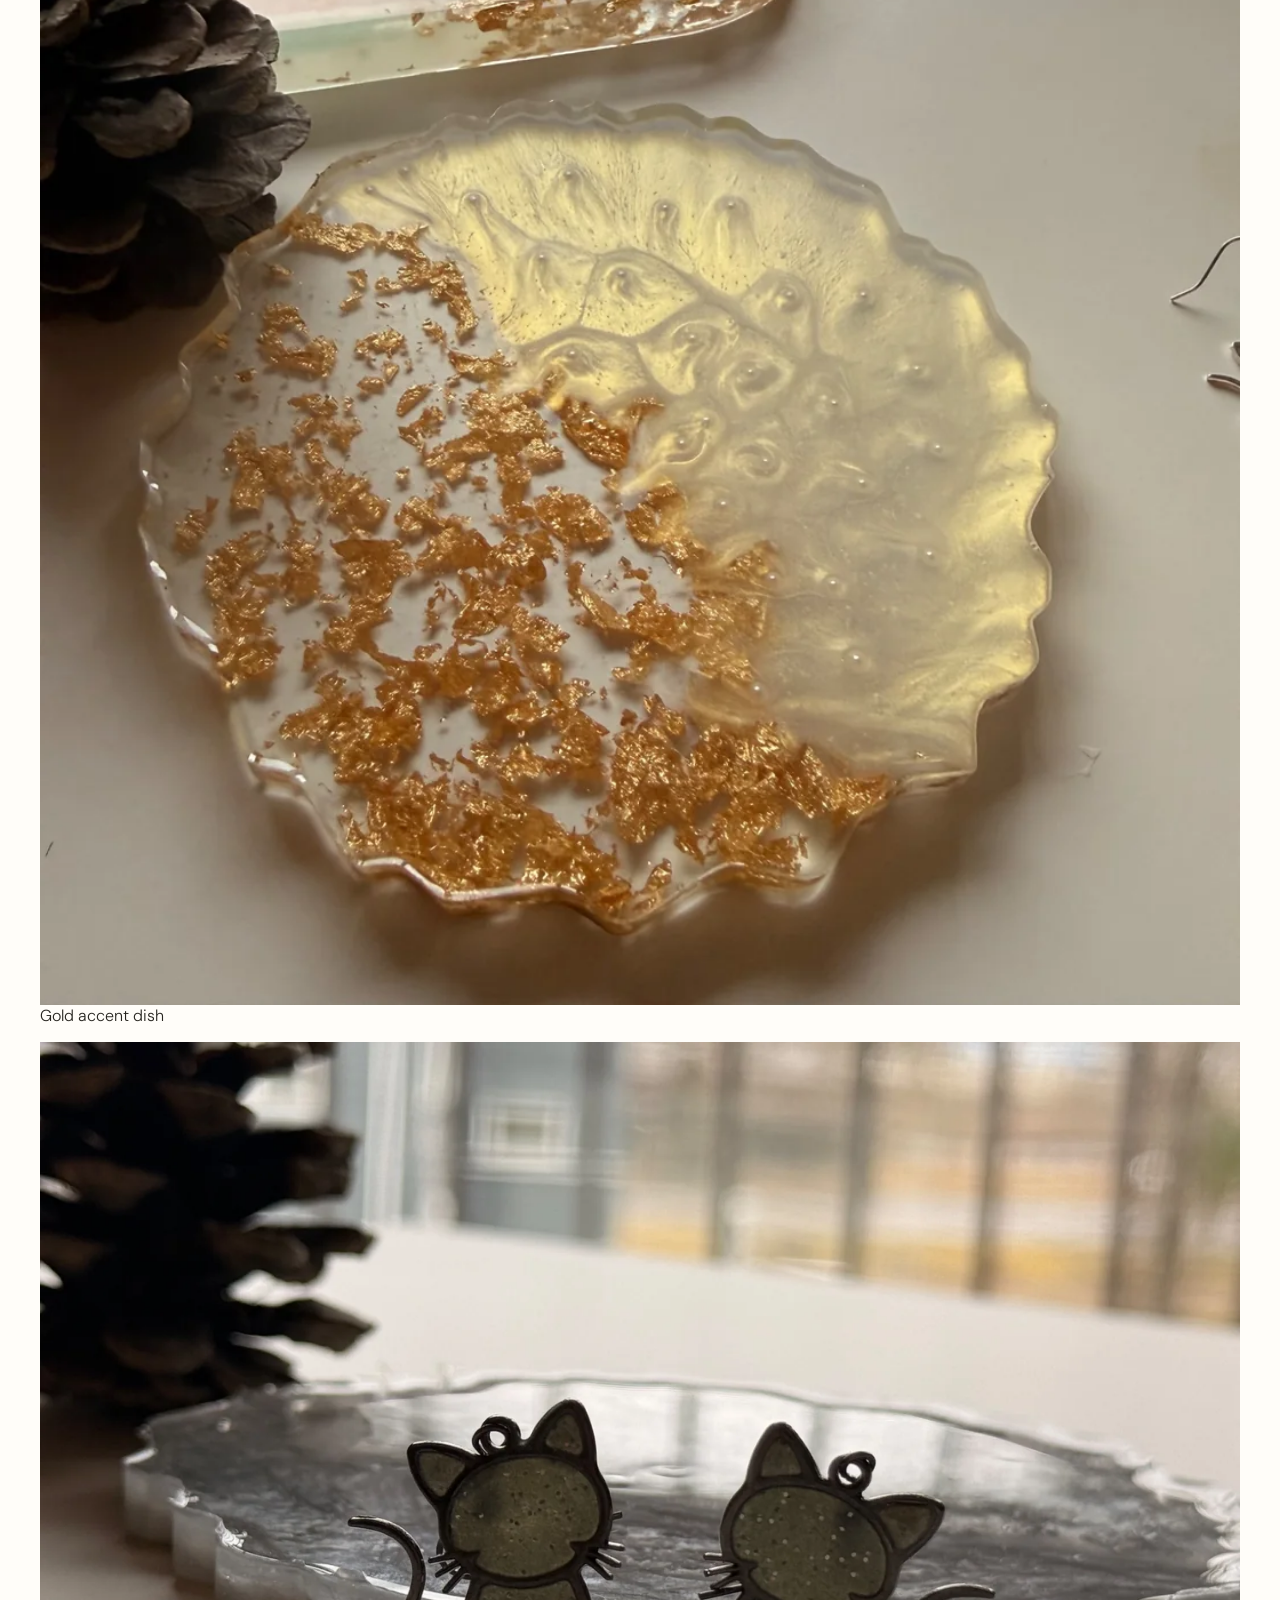
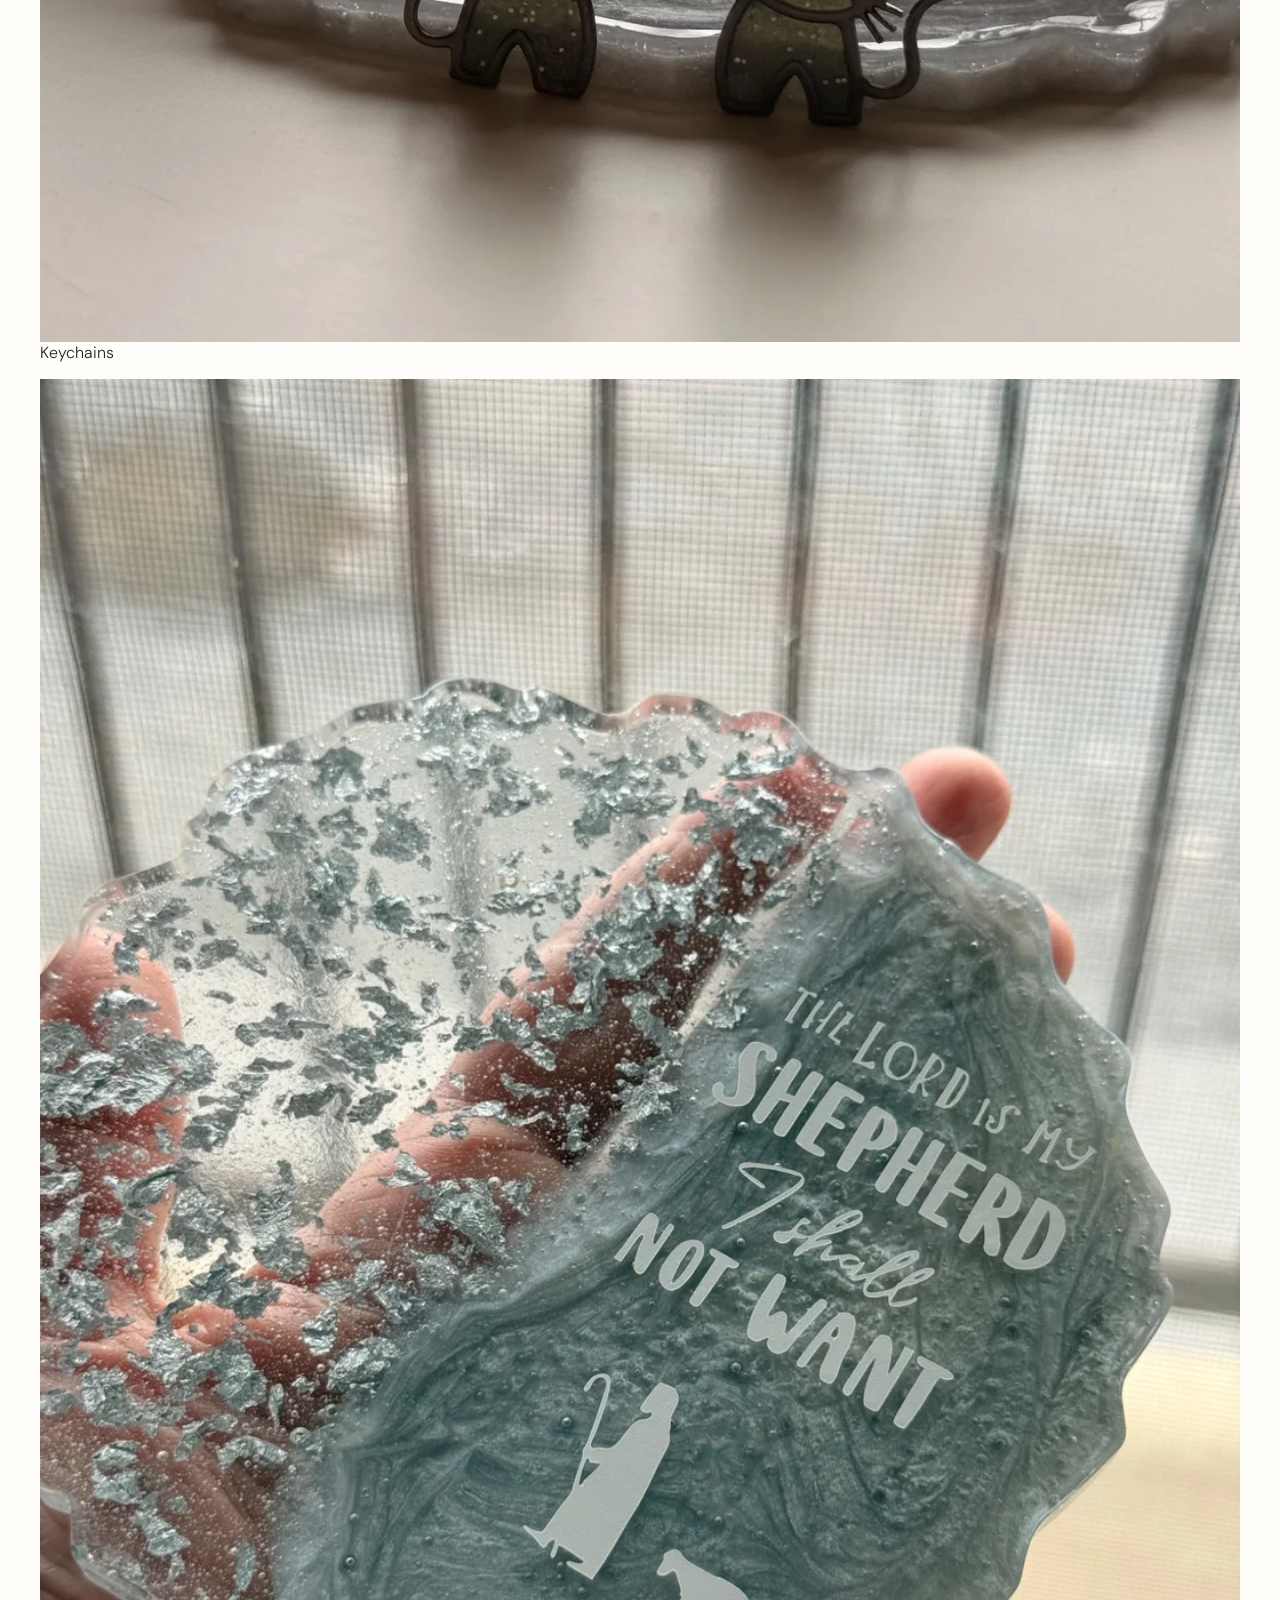
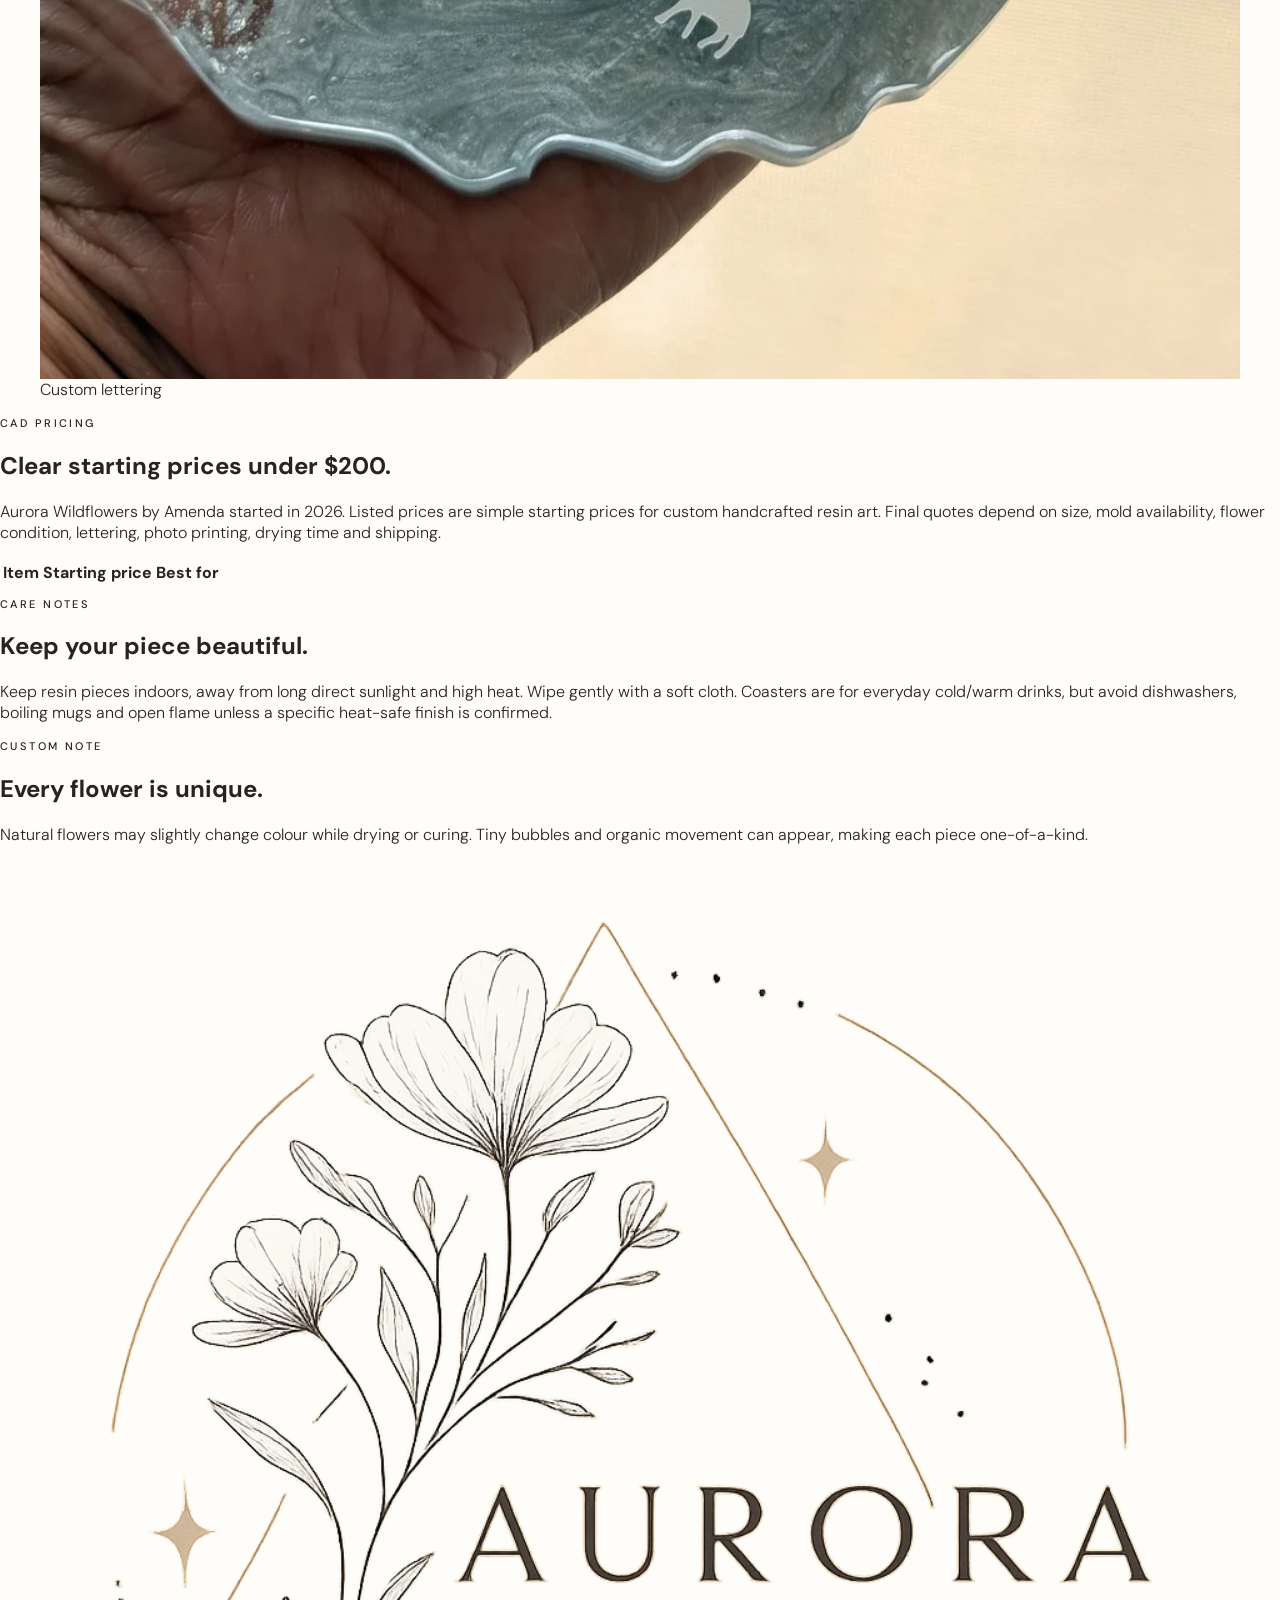
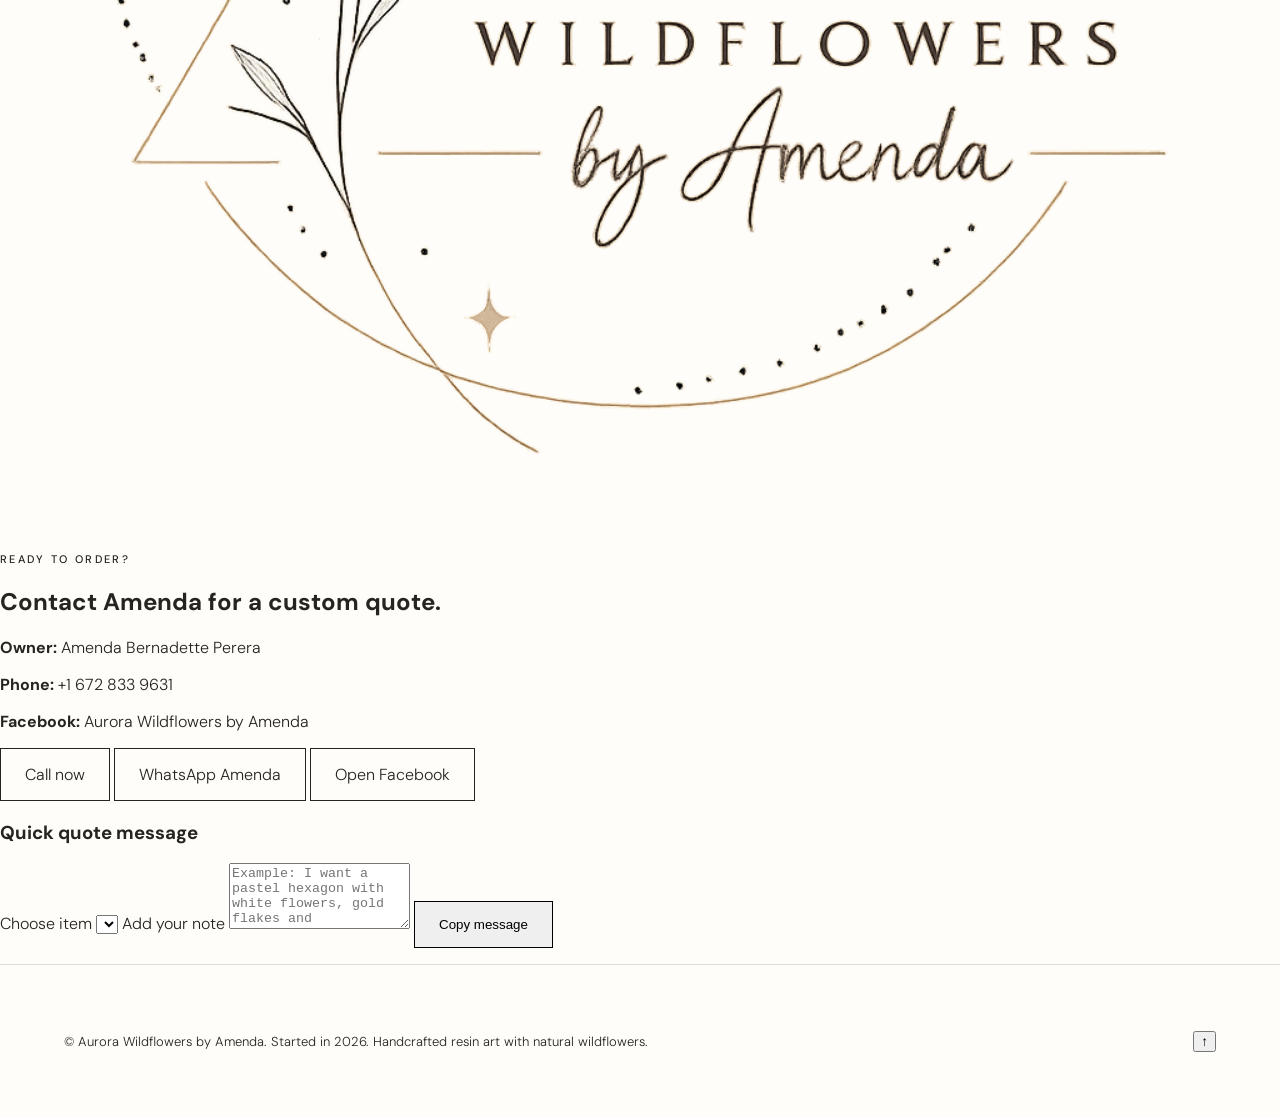
<file: index-old.html>
<!doctype html>
<html lang="en">
<head>
  <meta charset="utf-8" />
  <meta name="viewport" content="width=device-width, initial-scale=1" />
  <title>Aurora Wildflowers by Amenda | Where epoxy meets nature</title>
  <meta name="description" content="Aurora Wildflowers by Amenda creates handcrafted resin art with natural wildflowers: memorial keepsakes, flower preservation, coasters, keychains, bookmarks, wall clocks, baby memory keepers and shadow boxes." />
  <meta name="theme-color" content="#f3dce8" />
  <link rel="icon" type="image/png" href="favicon.png" />
  <link rel="stylesheet" href="styles.css" />
</head>
<body>
  <a class="skip-link" href="#catalog">Skip to catalog</a>

  <header class="site-header" id="home">
    <nav class="nav" aria-label="Main navigation">
      <a class="brand" href="#home" aria-label="Aurora Wildflowers by Amenda home">
        <img src="logo.png" alt="Aurora Wildflowers by Amenda" class="logo-full" />
      </a>
      <button class="menu-toggle" type="button" aria-expanded="false" aria-controls="nav-links">Menu</button>
      <div class="nav-links" id="nav-links">
        <a href="#catalog">Catalog</a>
        <a href="#preservation">Preservation</a>
        <a href="#gallery">Gallery</a>
        <a href="#pricing">Prices</a>
        <a href="#contact" class="nav-cta">Order</a>
      </div>
      
    </nav>
  </header>
 <div class="petal-rain" aria-hidden="true">
    <span></span><span></span><span></span><span></span><span></span>
    <span></span><span></span><span></span><span></span><span></span>
    <span></span><span></span><span></span><span></span><span></span>
</div>

  <main>
    <section class="hero section-pad">
      <div class="hero-copy reveal">
        <p class="eyebrow">Started in 2026 • Handcrafted in British Columbia, Canada</p>
        <h1>Where epoxy meets nature and turns into timeless pieces.</h1>
        <p class="hero-text">Aurora Wildflowers by Amenda creates meaningful keepsakes, home décor and floral memories using natural dried wildflowers, soft colours, pearls, gold accents and custom lettering.</p>
        <div class="hero-actions">
          <a class="button primary" href="#catalog">View Catalog</a>
          <a class="button ghost" href="tel:+16728339631">Call +1 672 833 9631</a>
        </div>
        <div class="hero-note" role="note">Starting prices are listed in CAD. Custom sizes, flowers, photos, lettering and shipping may change the final quote.</div>
      </div>
      <div class="hero-media reveal" aria-label="Featured resin flower preservation piece">
        <img src="rose-hexagon-preservation.webp" alt="Hexagon resin block preserving white roses and natural greenery by a window" />
        <div class="float-card">
          <span>New</span>
          <strong>Custom flower preservation</strong>
          <small>Weddings • memorials • baby memories</small>
        </div>
      </div>
    </section>

    <section class="intro-strip" aria-label="Business highlights">
      <div><strong>Started in 2026</strong><span>Aurora Wildflowers by Amenda is a handcrafted resin art business in British Columbia.</span></div>
      <div><strong>Natural flowers</strong><span>Wildflowers, roses, baby’s breath, leaves and petals.</span></div>
      <div><strong>Made by hand</strong><span>Each piece is poured, arranged, cured and finished individually with custom text options.</span></div>
    </section>

    <section class="section-pad catalog-section" id="catalog">
      <div class="section-heading reveal">
        <p class="eyebrow">Shop the catalog</p>
        <h2>Pastel resin pieces for memories, gifts and home décor.</h2>
        <p>Choose a category below. Press “Quote this” to prepare a message for Amenda.</p>
      </div>

      <div class="filters reveal" aria-label="Catalog filters">
        <button class="filter active" type="button" data-filter="all">All</button>
        <button class="filter" type="button" data-filter="memorial">Memorial</button>
        <button class="filter" type="button" data-filter="flowers">Flower preservation</button>
        <button class="filter" type="button" data-filter="home">Home décor</button>
        <button class="filter" type="button" data-filter="gifts">Small gifts</button>
      </div>

      <div class="product-grid" id="product-grid" aria-live="polite"></div>
    </section>

    <section class="section-pad split" id="preservation">
      <div class="split-media reveal">
        <img src="purple-hexagon-wedding.webp" alt="Purple and white flowers preserved in a hexagon resin block with custom text" />
      </div>
      <div class="split-copy reveal">
        <p class="eyebrow">Custom preservation</p>
        <h2>Turn flowers from a meaningful day into a forever piece.</h2>
        <p>Perfect for wedding bouquets, funeral flowers, graduation memories, baby keepsakes, anniversaries and special gifts. You can request a soft pastel colour theme, gold flakes, pearls, names, dates, short quotes or a small photo.</p>
        <ol class="process-list">
          <li><span>01</span><strong>Send your idea</strong><small>Share the item type, size, flowers, colours, text and deadline.</small></li>
          <li><span>02</span><strong>Design plan</strong><small>Amenda confirms the layout, price and estimated completion time.</small></li>
          <li><span>03</span><strong>Preserve & pour</strong><small>Flowers are dried/arranged, resin is poured in layers, then finished.</small></li>
          <li><span>04</span><strong>Pickup or ship</strong><small>Local pickup or Canada-wide shipping can be arranged by request.</small></li>
        </ol>
      </div>
    </section>

    <section class="section-pad gallery-section" id="gallery">
      <div class="section-heading reveal">
        <p class="eyebrow">Sample work</p>
        <h2>A soft catalog feel with real pieces already created.</h2>
      </div>
      <div class="gallery-grid reveal" aria-label="Resin art gallery">
        <figure><img src="purple-arch-keepsake.webp" alt="Arch resin memorial piece with purple and white wildflowers" /><figcaption>Arch keepsake</figcaption></figure>
        <figure><img src="photo-heart-keepsake.webp" alt="Heart-shaped resin photo keepsake with dried flowers" /><figcaption>Photo memory heart</figcaption></figure>
        <figure><img src="ocean-coaster-main.webp" alt="Ocean-inspired resin coaster with sand, shells and blue waves" /><figcaption>Ocean table art</figcaption></figure>
        <figure><img src="gold-ring-dish.webp" alt="Gold leaf resin ring dish and tray" /><figcaption>Gold accent dish</figcaption></figure>
        <figure><img src="cat-keychains-moody.webp" alt="Two cat-shaped resin keychains" /><figcaption>Keychains</figcaption></figure>
        <figure><img src="shepherd-trinket-tray.webp" alt="Resin tray with scripture lettering and shepherd design" /><figcaption>Custom lettering</figcaption></figure>
      </div>
    </section>

    <section class="section-pad pricing-section" id="pricing">
      <div class="section-heading reveal">
        <p class="eyebrow">CAD pricing</p>
        <h2>Clear starting prices under $200.</h2>
        <p>Aurora Wildflowers by Amenda started in 2026. Listed prices are simple starting prices for custom handcrafted resin art. Final quotes depend on size, mold availability, flower condition, lettering, photo printing, drying time and shipping.</p>
      </div>
      <div class="price-table-wrap reveal">
        <table class="price-table">
          <thead>
            <tr><th>Item</th><th>Starting price</th><th>Best for</th></tr>
          </thead>
          <tbody id="price-table-body"></tbody>
        </table>
      </div>
    </section>

    <section class="section-pad care-section">
      <div class="care-card reveal">
        <p class="eyebrow">Care notes</p>
        <h2>Keep your piece beautiful.</h2>
        <p>Keep resin pieces indoors, away from long direct sunlight and high heat. Wipe gently with a soft cloth. Coasters are for everyday cold/warm drinks, but avoid dishwashers, boiling mugs and open flame unless a specific heat-safe finish is confirmed.</p>
      </div>
      <div class="care-card reveal">
        <p class="eyebrow">Custom note</p>
        <h2>Every flower is unique.</h2>
        <p>Natural flowers may slightly change colour while drying or curing. Tiny bubbles and organic movement can appear, making each piece one-of-a-kind.</p>
      </div>
    </section>

    <section class="section-pad contact-section" id="contact">
      <div class="contact-card reveal">
        <img src="logo.png" alt="Aurora Wildflowers by Amenda logo" />
        <div>
          <p class="eyebrow">Ready to order?</p>
          <h2>Contact Amenda for a custom quote.</h2>
          <p><strong>Owner:</strong> Amenda Bernadette Perera</p>
          <p><strong>Phone:</strong> <a href="tel:+16728339631">+1 672 833 9631</a></p>
          <p><strong>Facebook:</strong> <a href="https://www.facebook.com/profile.php?id=61579506455203" target="_blank" rel="noopener">Aurora Wildflowers by Amenda</a></p>
          <div class="contact-actions">
            <a class="button primary" href="tel:+16728339631">Call now</a>
            <a class="button ghost" href="https://wa.me/16728339631">WhatsApp Amenda</a>
            <a class="button ghost" href="https://www.facebook.com/profile.php?id=61579506455203" target="_blank" rel="noopener">Open Facebook</a>
          </div>
        </div>
      </div>

      <aside class="quote-box reveal" aria-label="Quote message builder">
        <h3>Quick quote message</h3>
        <label for="quote-product">Choose item</label>
        <select id="quote-product"></select>
        <label for="quote-note">Add your note</label>
        <textarea id="quote-note" rows="4" placeholder="Example: I want a pastel hexagon with white flowers, gold flakes and names/date."></textarea>
        <button class="button primary full" type="button" id="copy-quote">Copy message</button>
        <p class="copy-status" id="copy-status" role="status"></p>
      </aside>
    </section>
  </main>

  <footer class="footer">
    <p>© <span id="year"></span> Aurora Wildflowers by Amenda. Started in 2026. Handcrafted resin art with natural wildflowers.</p>
    <button class="back-to-top" type="button" aria-label="Back to top">↑</button>
  </footer>

  <template id="product-card-template">
    <article class="product-card reveal">
      <div class="product-image"></div>
      <div class="product-body">
        <div class="product-meta"></div>
        <h3></h3>
        <p></p>
        <div class="product-foot">
          <strong></strong>
          <button class="quote-button" type="button">Quote this</button>
        </div>
      </div>
    </article>
  </template>

  <script src="script.js"></script>
</body>
  <div class="petal-rain" aria-hidden="true">
  <span></span>
  <span></span>
  <span></span>
  <span></span>
  <span></span>
  <span></span>
</div>
</html>
</file>
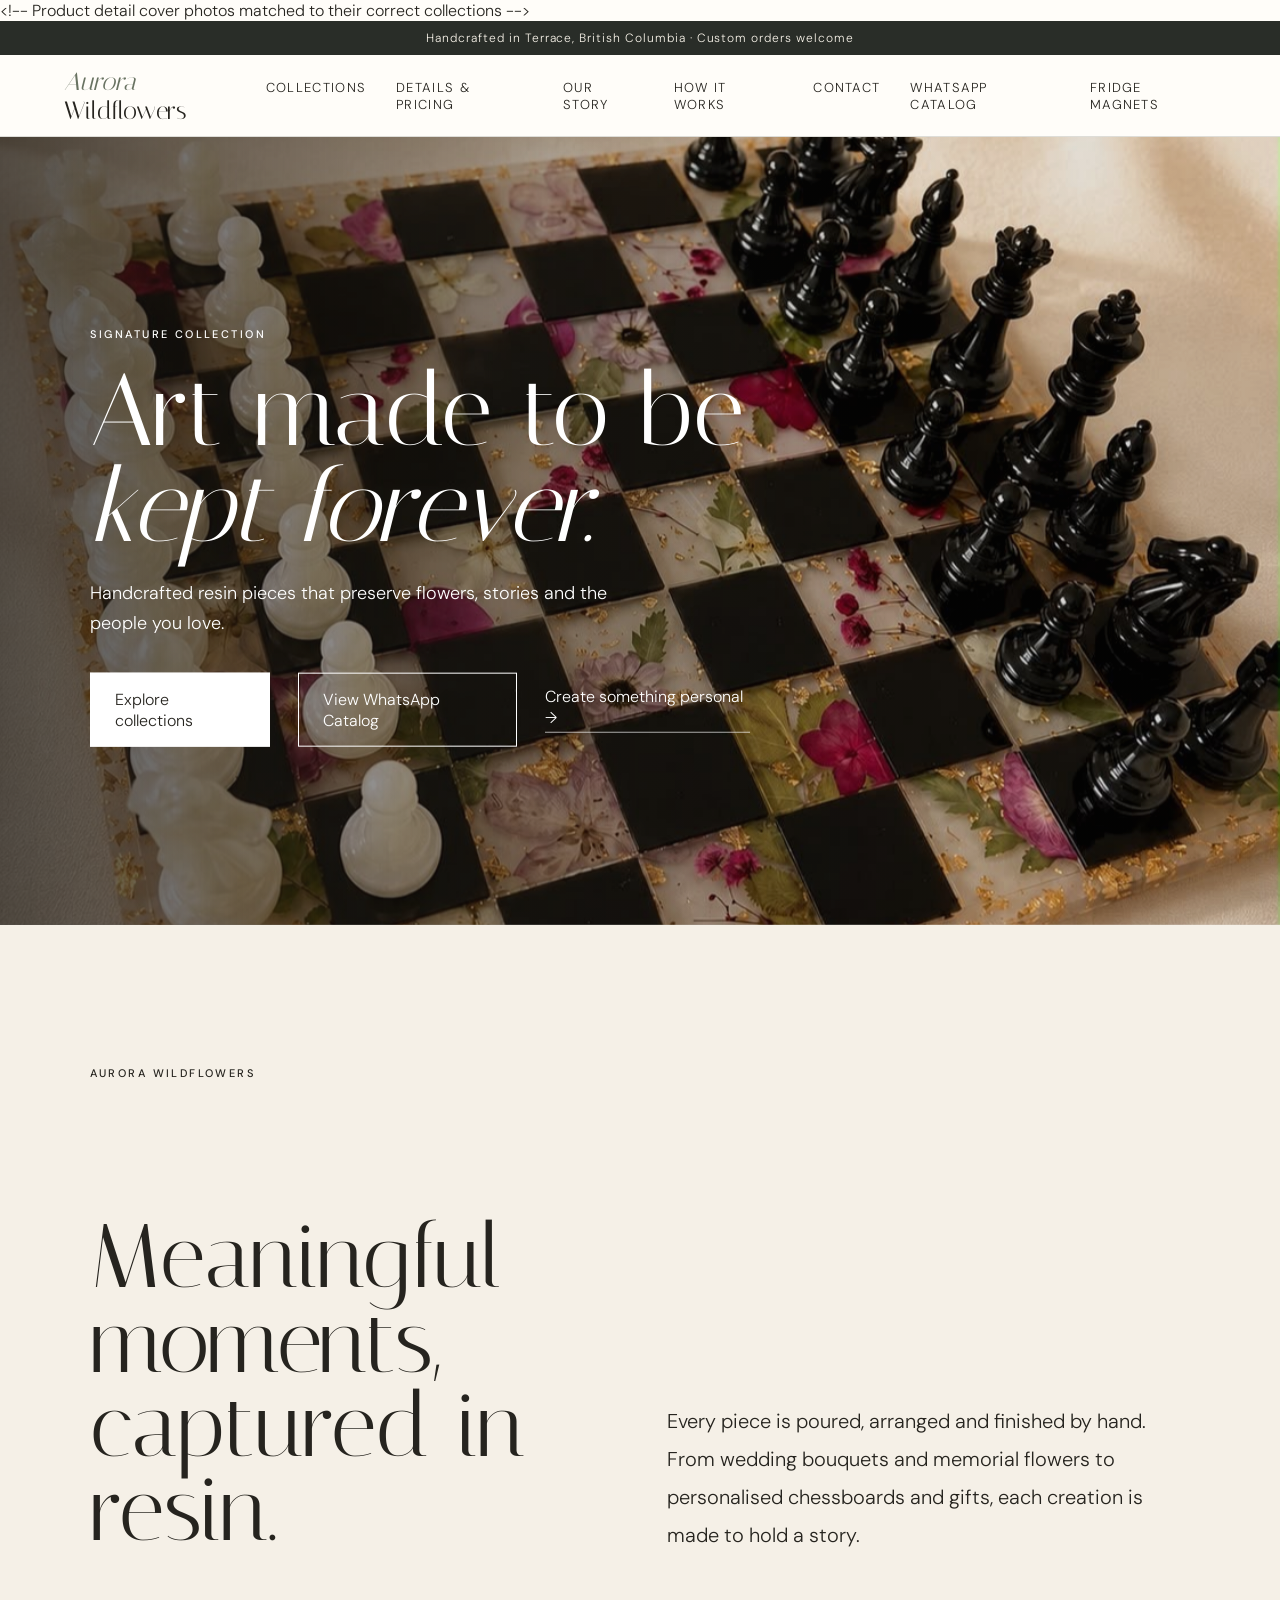
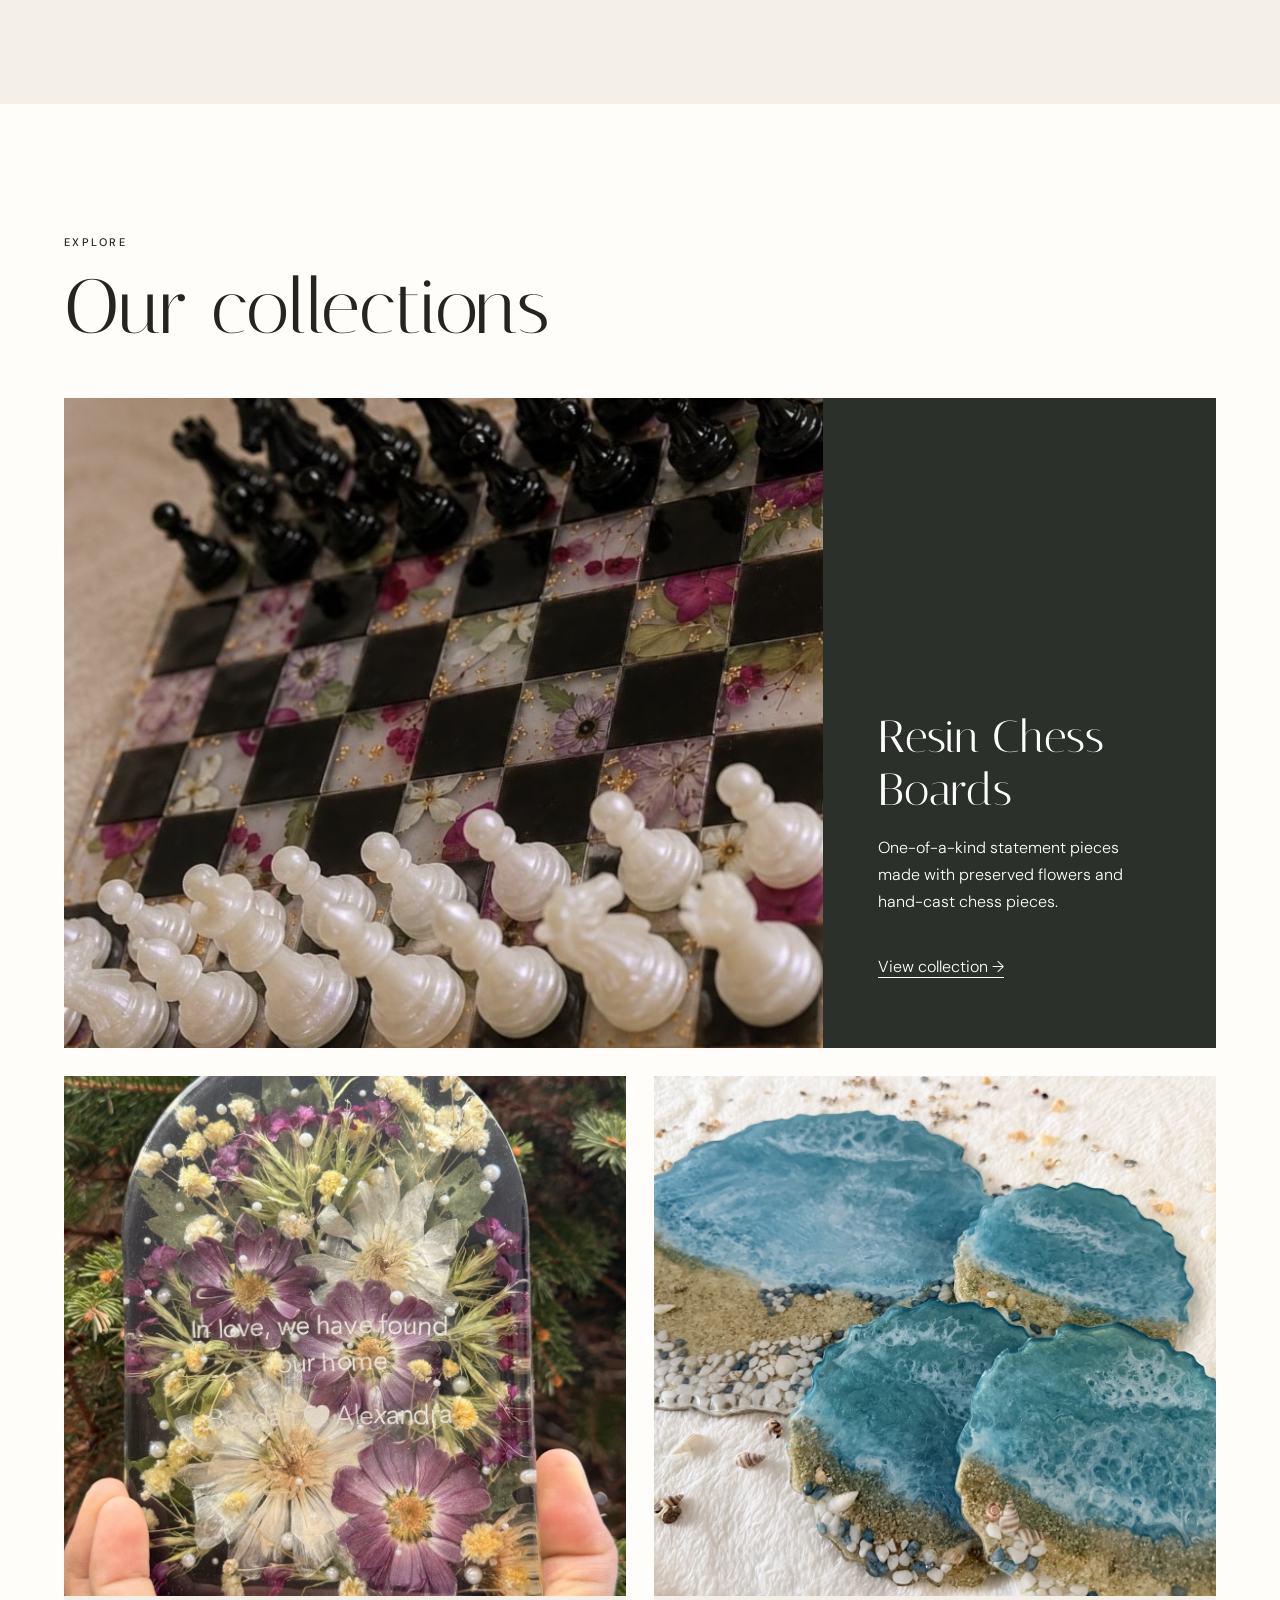
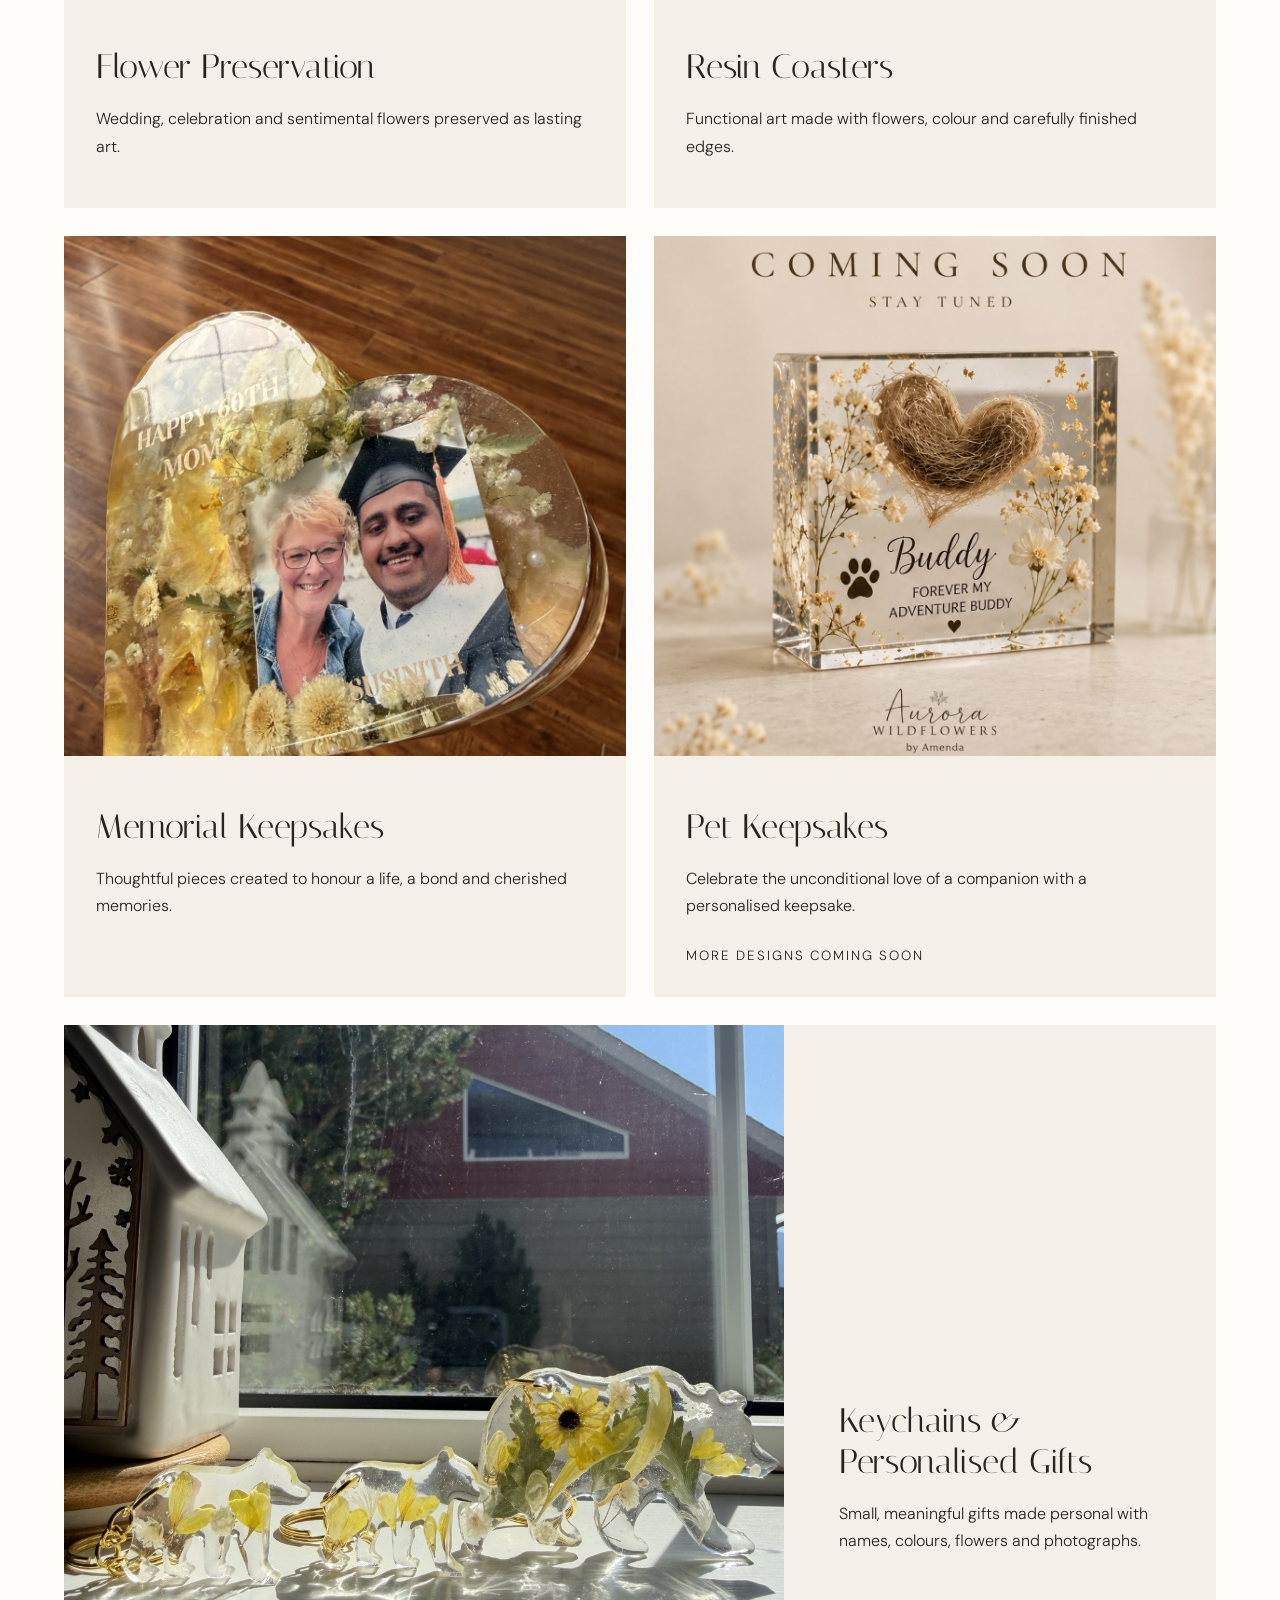
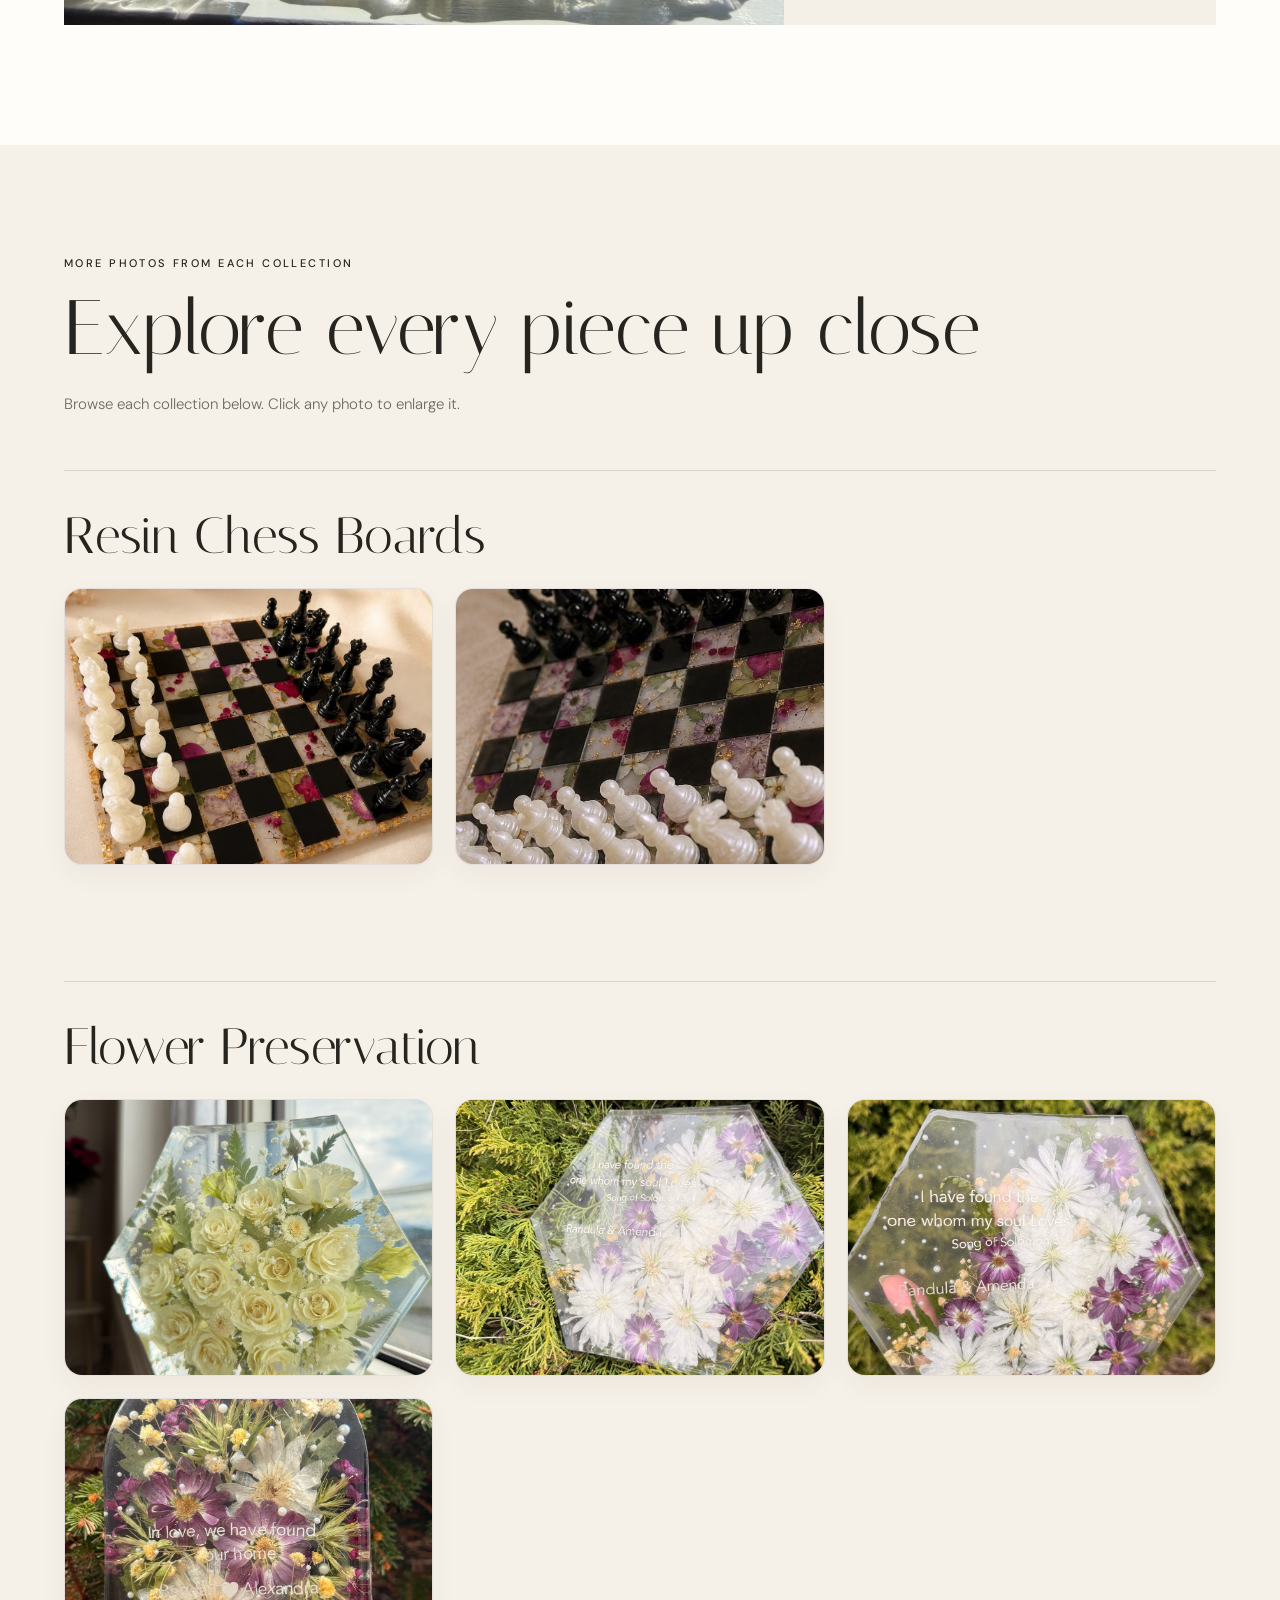
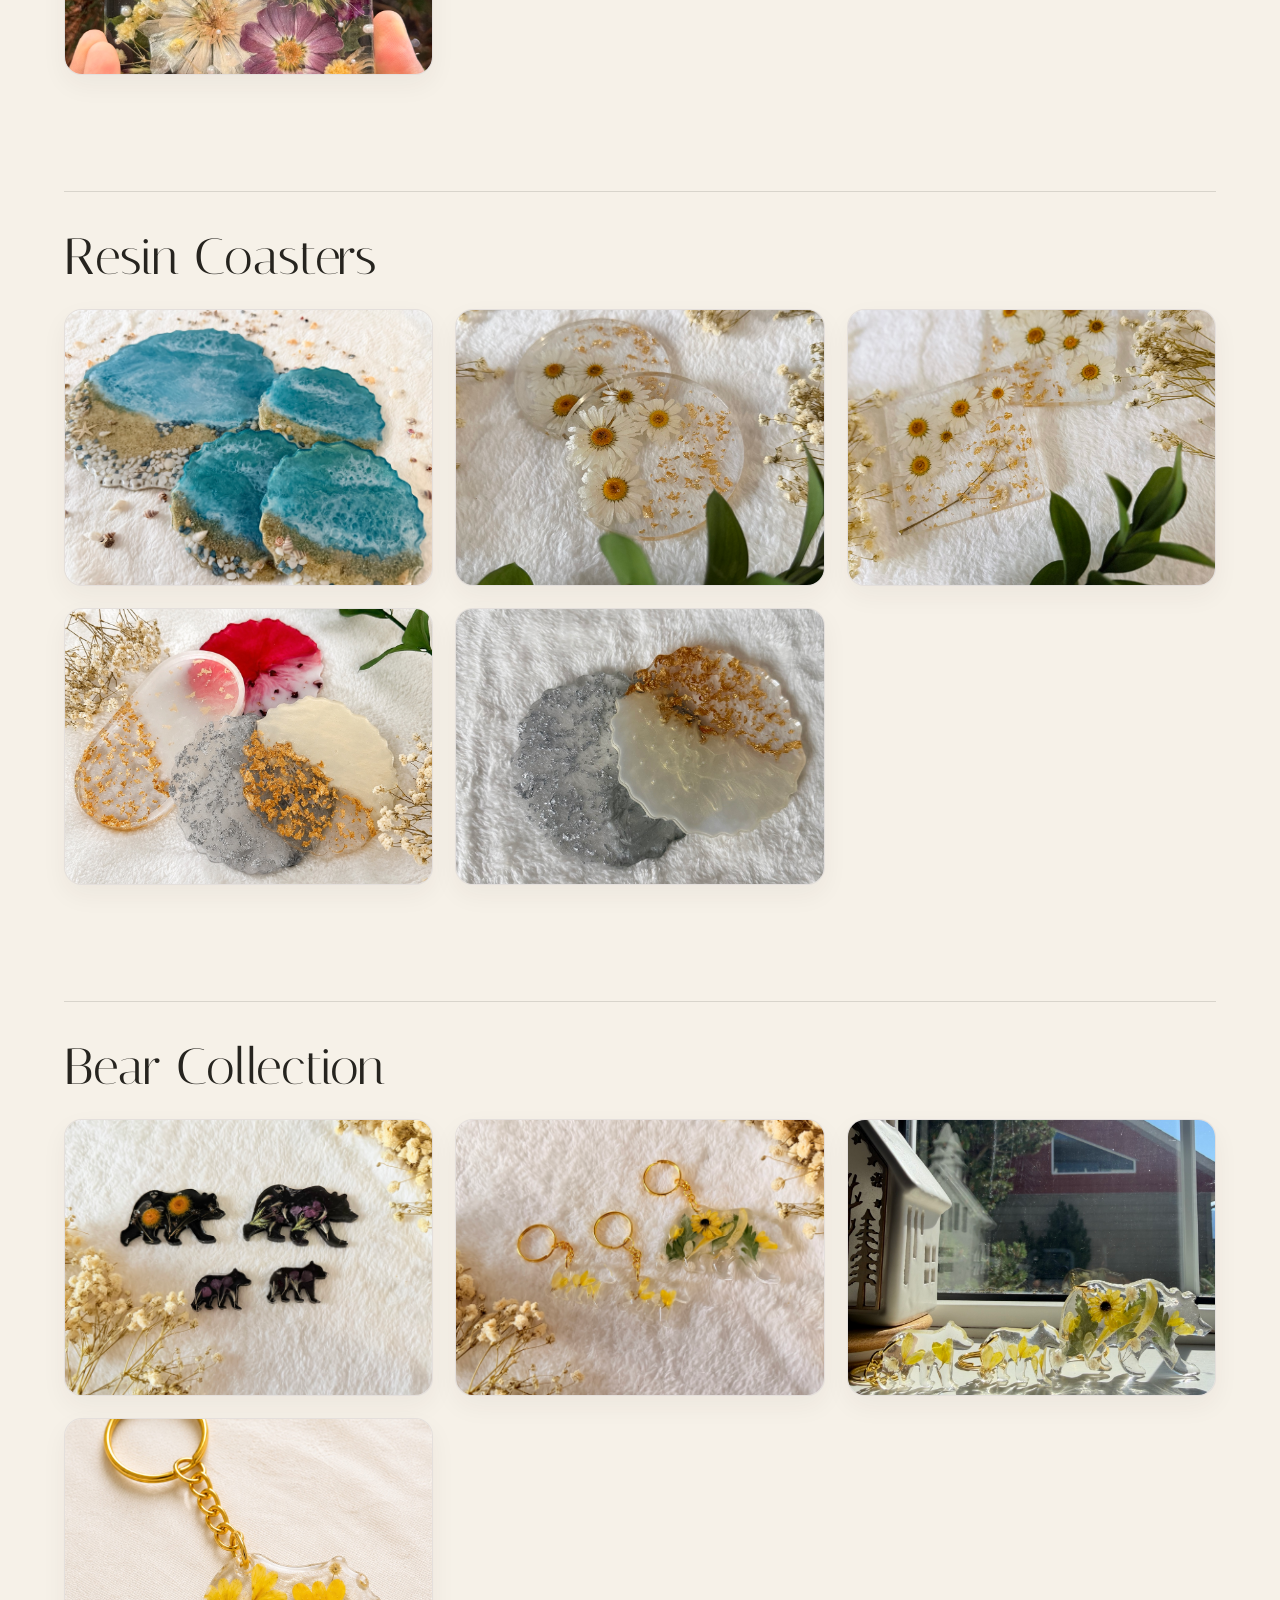
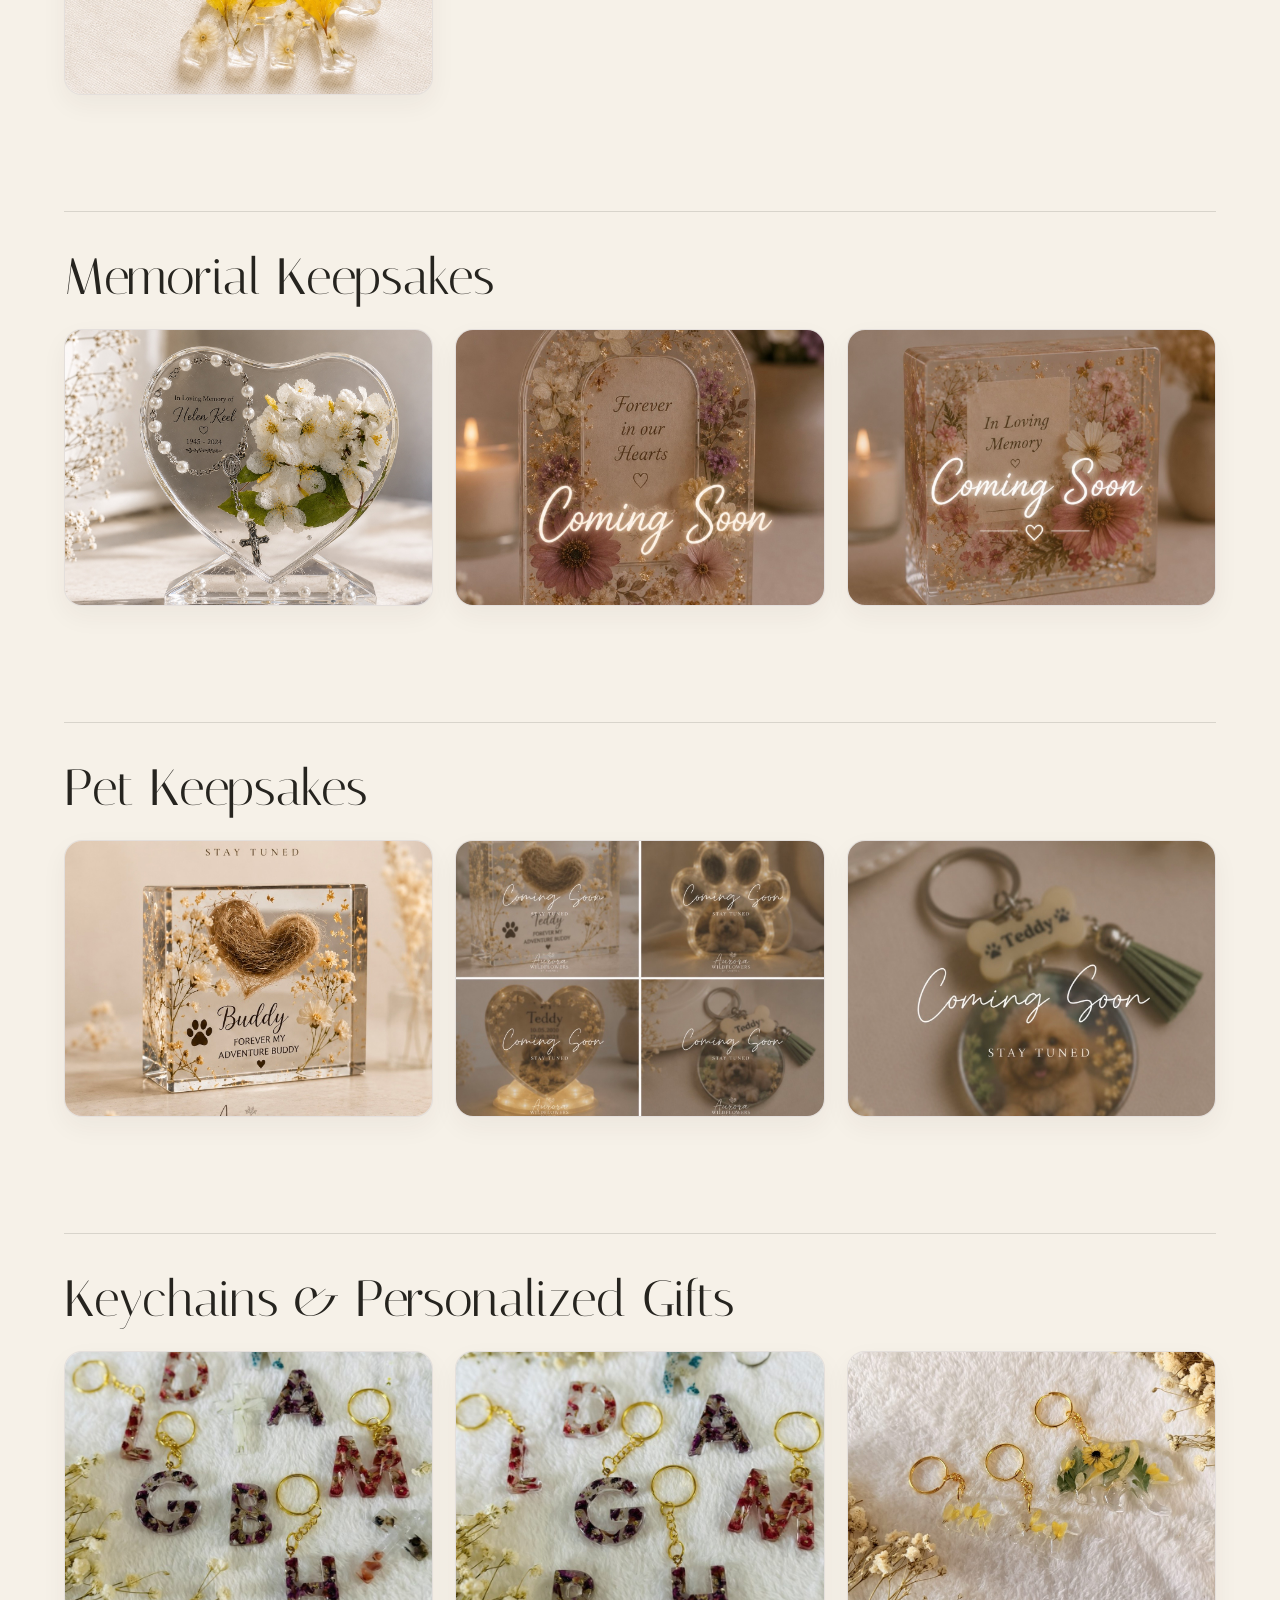
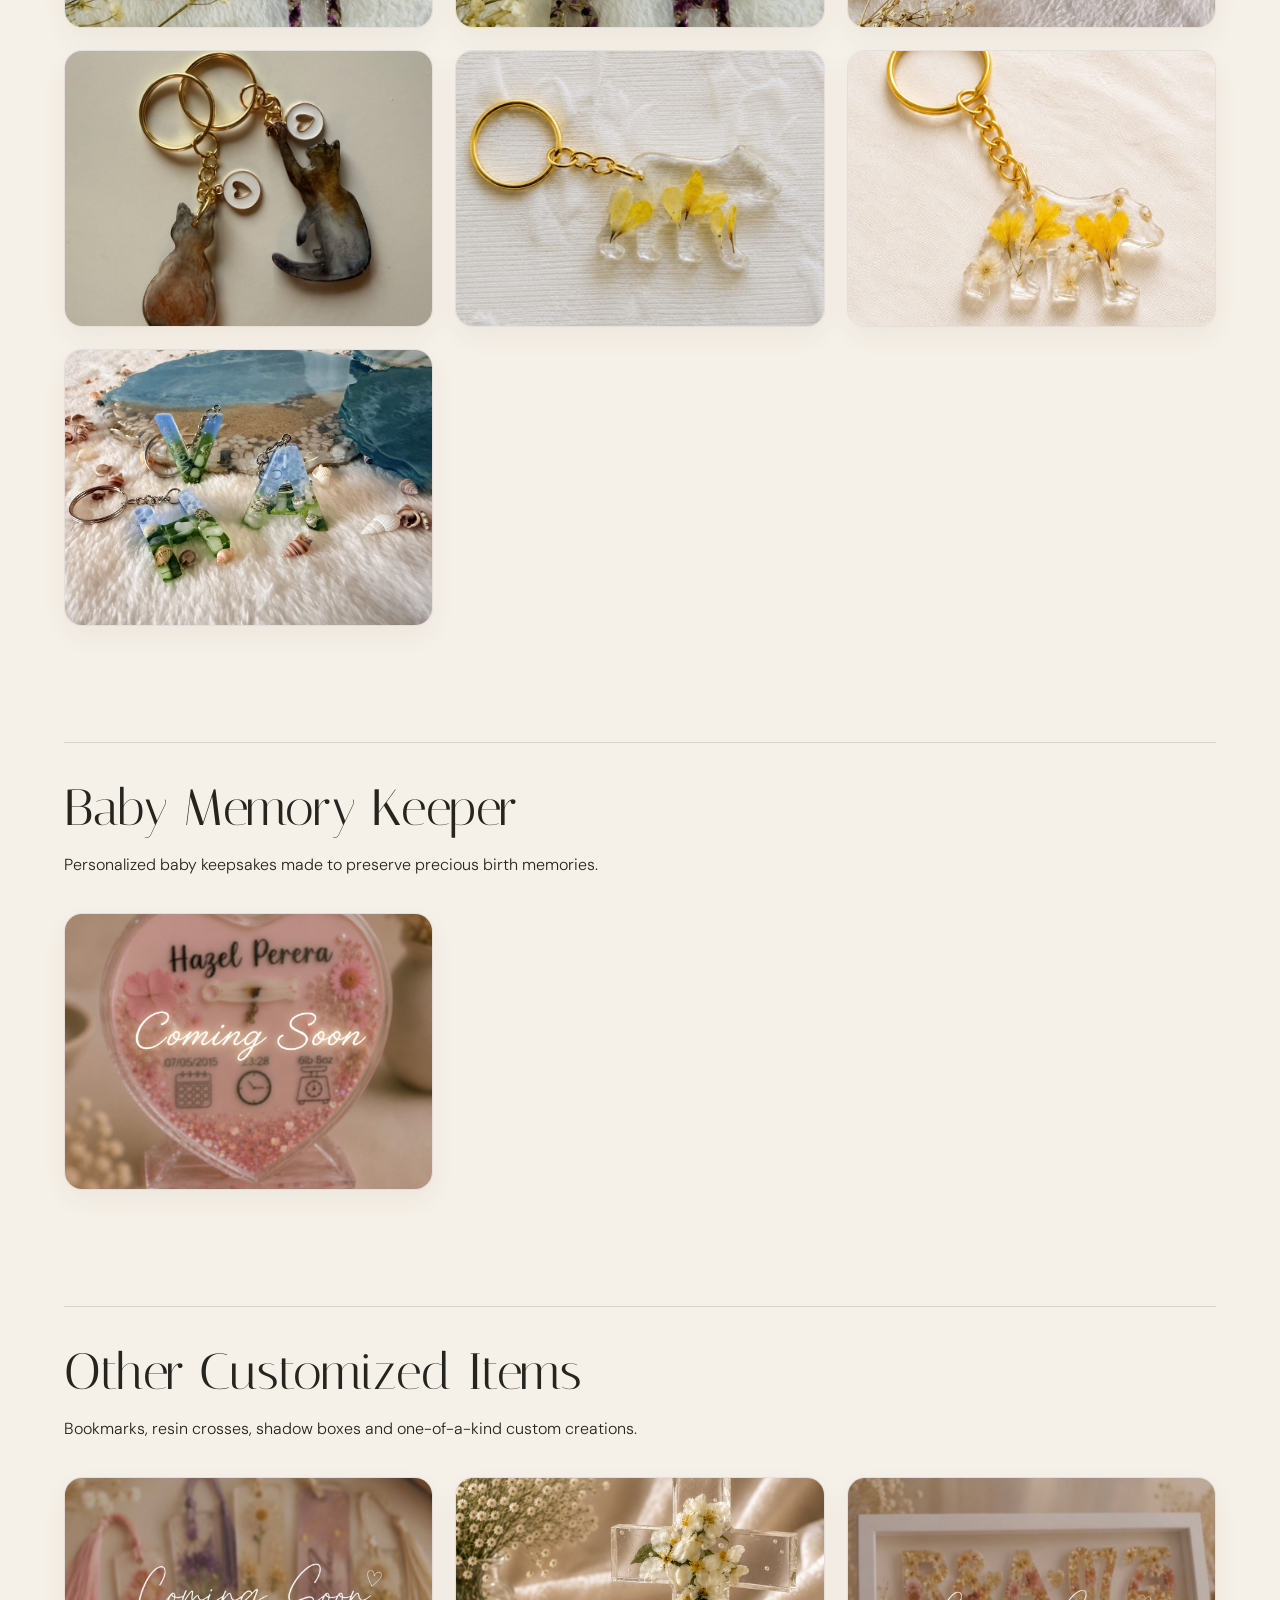
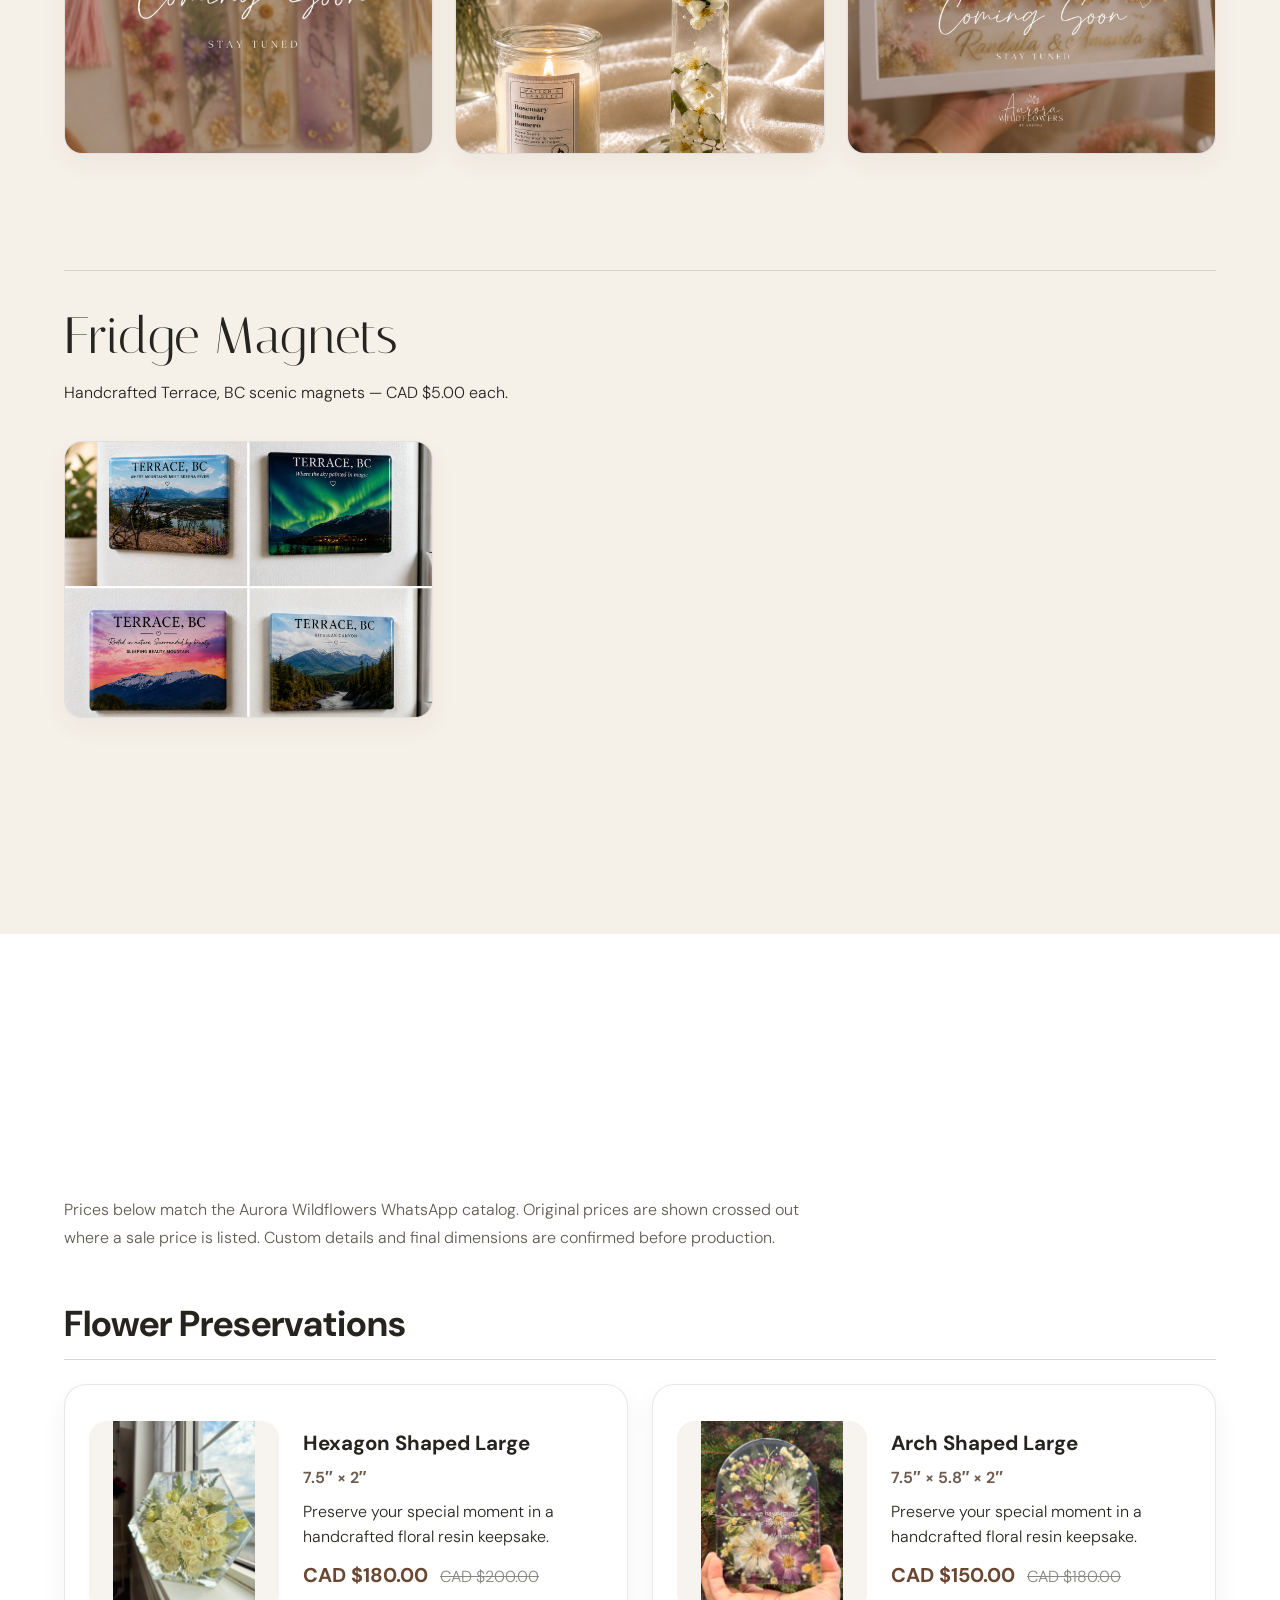
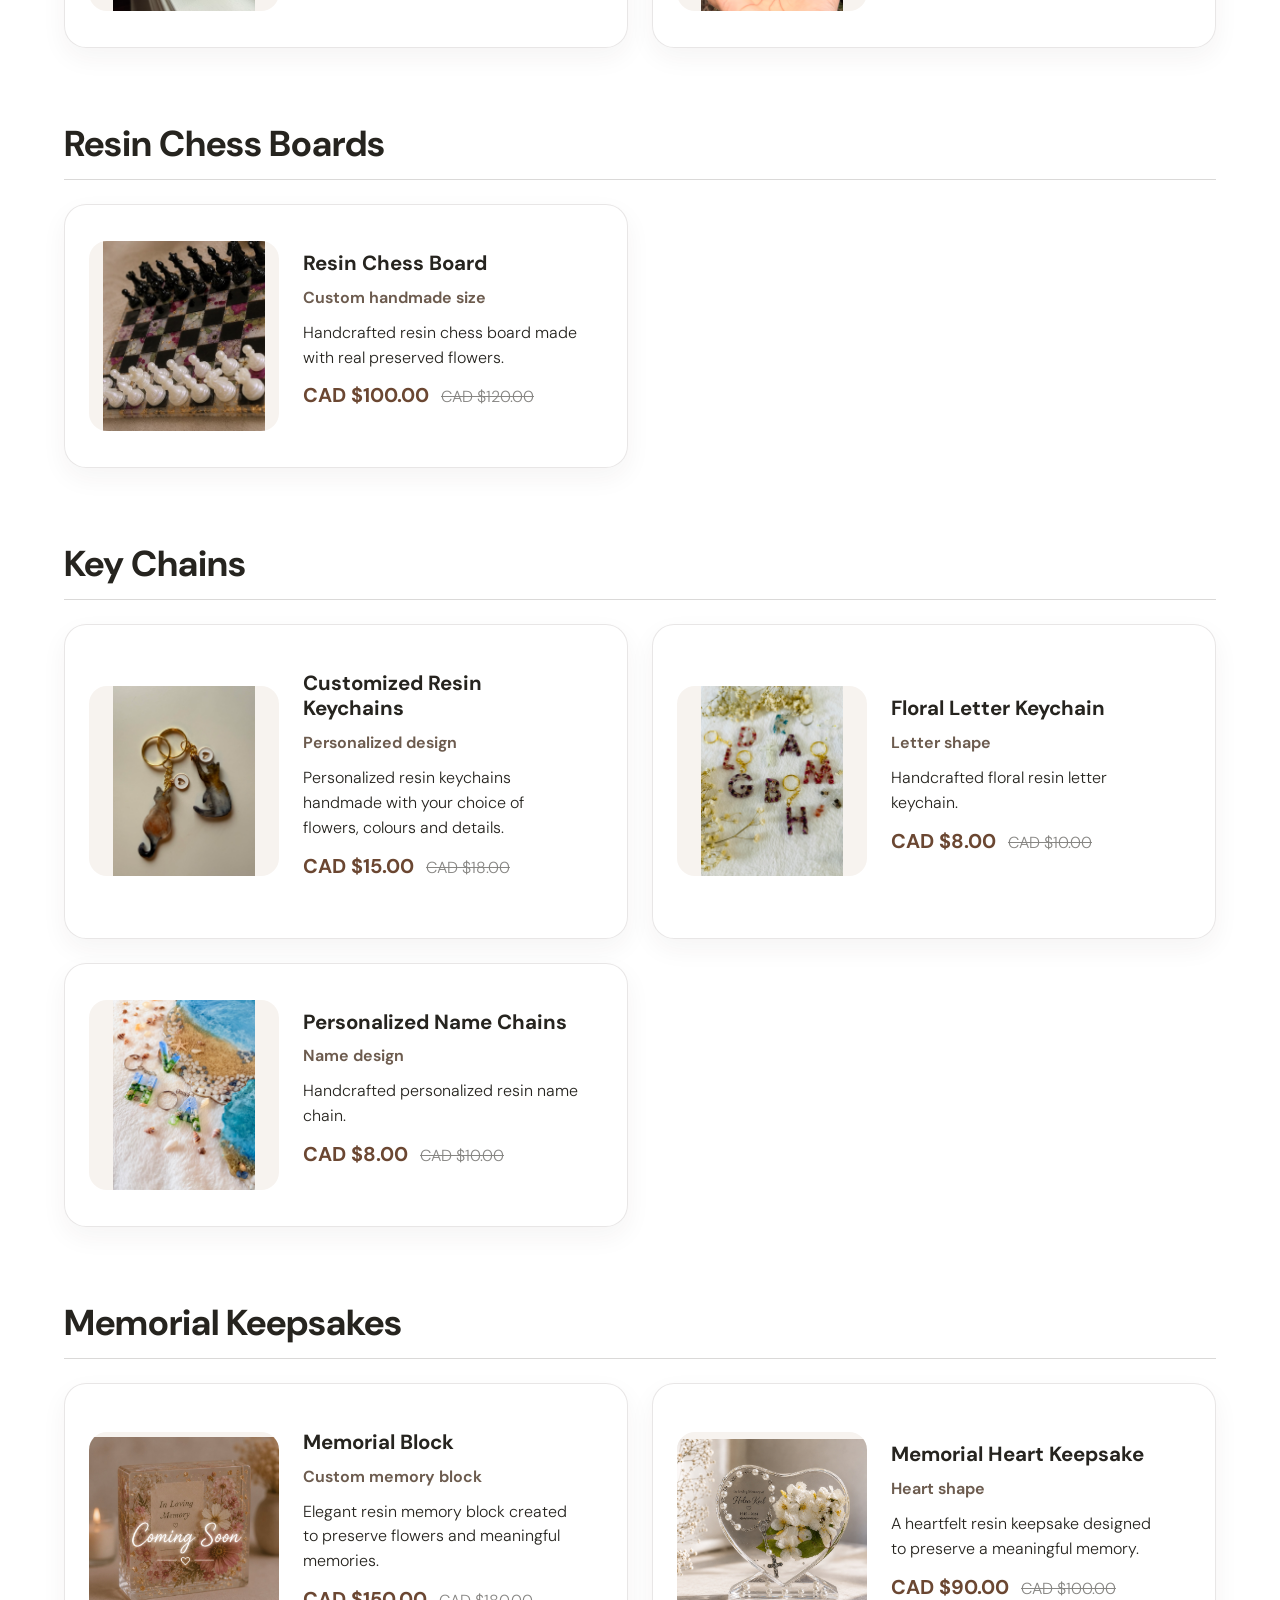
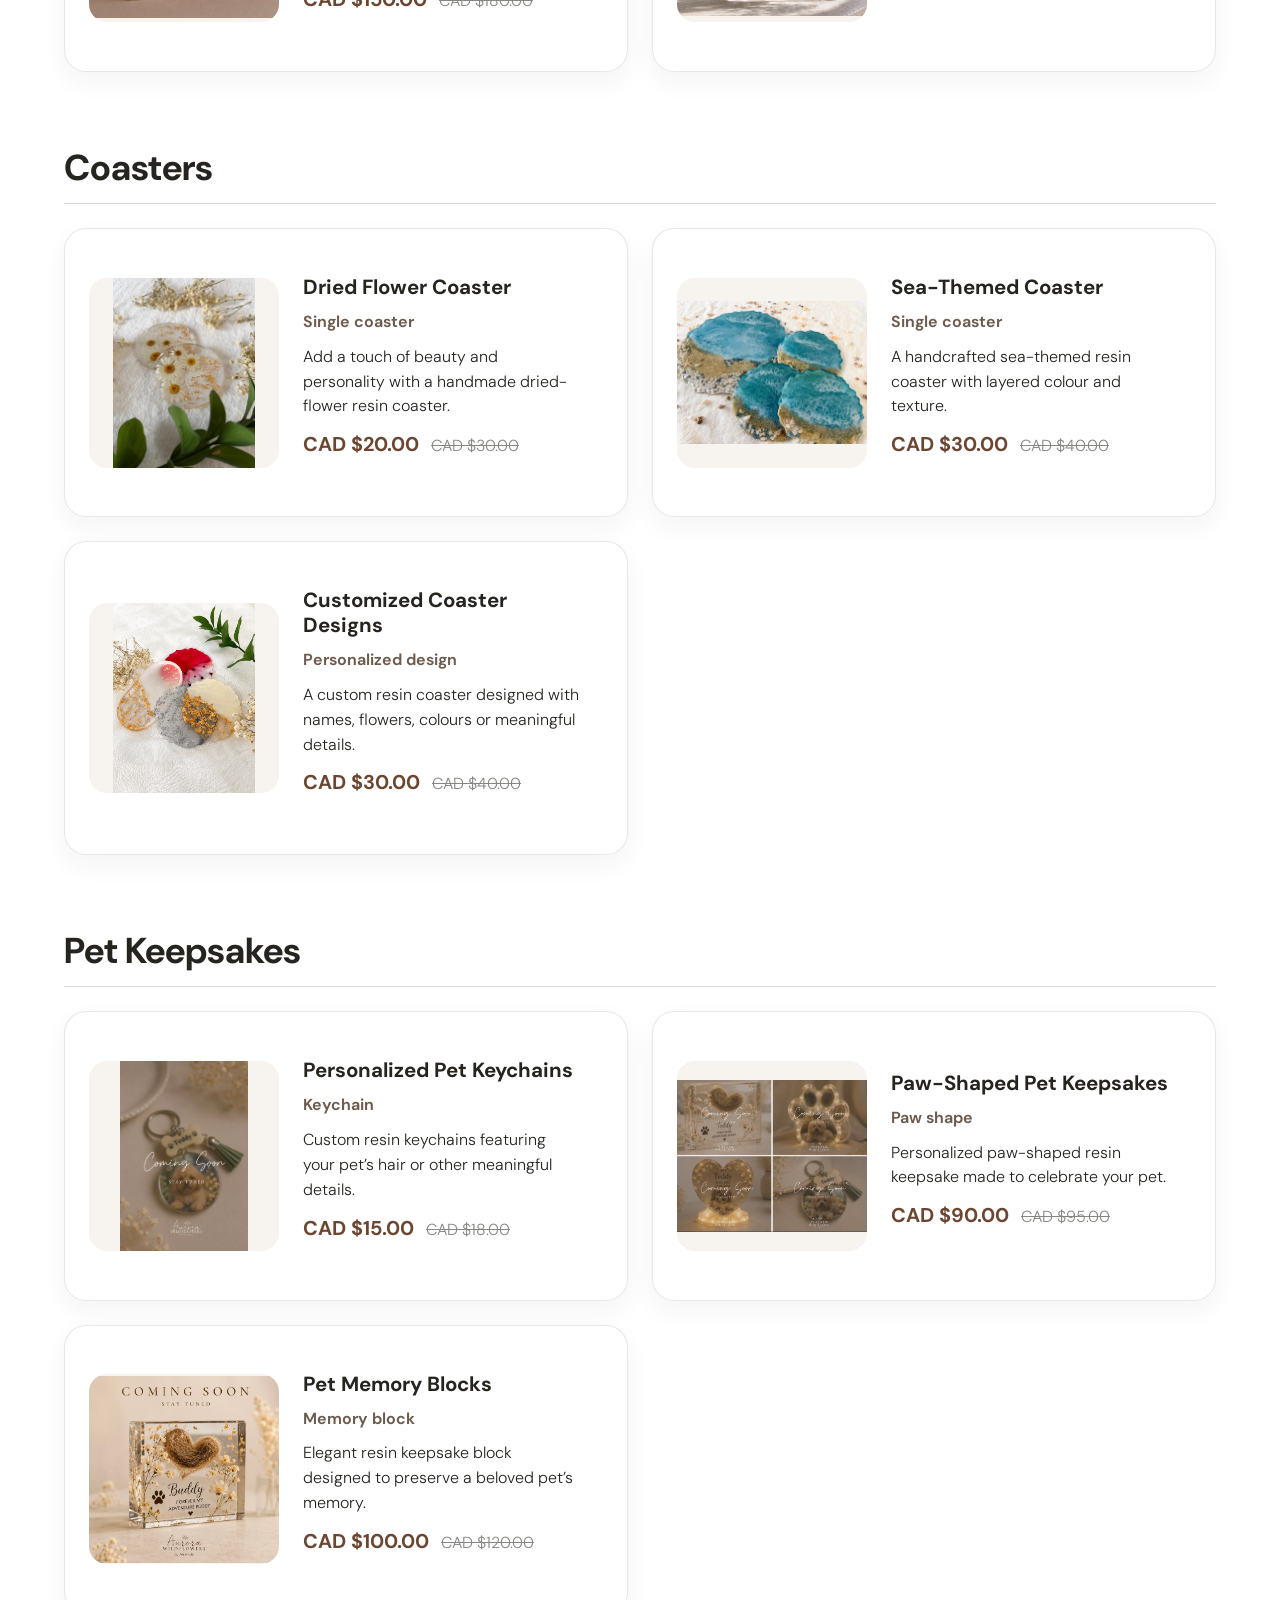
<file: index.html.html>
<!DOCTYPE html>

<!DOCTYPE html>

<html lang="en-CA">
<head>
<meta charset="utf-8"/>
<meta content="width=device-width,initial-scale=1" name="viewport"/>
<title>Aurora Wildflowers | Resin Art &amp; WhatsApp Catalog</title>
<meta content="Aurora Wildflowers handcrafted resin art in Terrace, BC. Browse flower preservation, memorial keepsakes, chess boards, coasters, keychains and custom gifts, with direct access to the WhatsApp catalog." name="description"/>
<style>
@import url('https://fonts.googleapis.com/css2?family=DM+Sans:wght@300;400;500;600&family=Italiana&display=swap');
:root{--ink:#26241f;--cream:#f5f0e7;--paper:#fffdf9;--sage:#687261;--line:rgba(38,36,31,.15)}
*{box-sizing:border-box}html{scroll-behavior:smooth}body{margin:0;background:var(--paper);color:var(--ink);font-family:'DM Sans',Arial,sans-serif;font-weight:300}img{display:block;width:100%}a{color:inherit;text-decoration:none}.announcement{padding:9px 5vw;text-align:center;background:#292d28;color:#f9f4ea;font-size:12px;letter-spacing:.08em}.site-header{height:82px;padding:0 5vw;display:flex;align-items:center;justify-content:space-between;background:rgba(255,253,249,.94);position:sticky;top:0;z-index:20;border-bottom:1px solid var(--line);backdrop-filter:blur(12px)}.brand{font-family:'Italiana',Georgia,serif;font-size:25px}.brand span{font-style:italic;color:var(--sage)}nav{display:flex;gap:30px;font-size:13px;text-transform:uppercase;letter-spacing:.1em}nav a:hover{opacity:.55}.menu{display:none;border:0;background:none;font:inherit}.hero{position:relative;min-height:calc(100vh - 112px);overflow:hidden}.hero>img{height:calc(100vh - 112px);object-fit:cover;object-position:center}.hero-shade{position:absolute;inset:0;background:linear-gradient(90deg,rgba(21,20,17,.72),rgba(21,20,17,.12) 70%)}.hero-copy{position:absolute;left:7vw;top:50%;transform:translateY(-50%);max-width:660px;color:white}.eyebrow{text-transform:uppercase;letter-spacing:.22em;font-size:11px;font-weight:500}.hero h1,.intro h2,.section-head h2,.contact h2,.pet-coming h2{font-family:'Italiana',Georgia,serif;font-weight:400;line-height:.94;margin:22px 0}.hero h1{font-size:clamp(56px,8vw,118px)}.hero h1 em{font-weight:400}.hero-copy>p:not(.eyebrow){font-size:18px;max-width:520px;line-height:1.7}.actions{display:flex;align-items:center;gap:28px;margin-top:34px}.button{display:inline-block;padding:15px 24px;border:1px solid}.button.light{background:white;color:var(--ink);border-color:white}.button.dark{background:var(--ink);color:white;border-color:var(--ink)}.text-link{border-bottom:1px solid rgba(255,255,255,.65);padding-bottom:4px}.intro{padding:130px 7vw;display:grid;grid-template-columns:1fr 1.1fr;gap:8vw;align-items:end;background:var(--cream)}.intro .eyebrow{align-self:start}.intro h2{font-size:clamp(52px,7vw,92px);grid-column:1/2}.intro>p:last-child{grid-column:2;grid-row:1/3;font-size:20px;line-height:1.9;max-width:650px}.collections,.gallery,.process{padding:120px 5vw}.section-head{margin-bottom:55px}.section-head h2{font-size:clamp(48px,6vw,78px)}.feature-card{display:grid;grid-template-columns:1.45fr .75fr;background:#2b302a;color:white;margin-bottom:28px}.feature-card img{height:650px;object-fit:cover}.feature-card>div{padding:70px 55px;align-self:end}.feature-card span,.collection-card span{font-size:12px;letter-spacing:.2em}.feature-card h3,.collection-card h3{font-family:'Italiana',Georgia,serif;font-size:45px;font-weight:400;margin:18px 0}.feature-card p,.collection-card p{line-height:1.7}.feature-card a{display:inline-block;margin-top:25px;border-bottom:1px solid}.collection-grid{display:grid;grid-template-columns:repeat(2,1fr);gap:28px}.collection-card{background:var(--cream);overflow:hidden}.collection-card img{height:520px;object-fit:cover;transition:transform .7s}.collection-card:hover img{transform:scale(1.025)}.collection-card>div{padding:32px}.collection-card h3{font-size:34px}.collection-card small{display:inline-block;margin-top:12px;text-transform:uppercase;letter-spacing:.14em}.collection-card.wide{grid-column:1/-1;display:grid;grid-template-columns:1.25fr .75fr}.collection-card.wide img{height:600px}.collection-card.wide>div{align-self:end;padding:55px}.process{background:#2b302a;color:white}.steps{display:grid;grid-template-columns:repeat(3,1fr);gap:1px;background:rgba(255,255,255,.2)}.steps>div{background:#2b302a;padding:45px}.steps b{font-size:12px;letter-spacing:.18em}.steps h3{font-family:'Italiana',Georgia,serif;font-size:30px;font-weight:400}.steps p{line-height:1.75;color:rgba(255,255,255,.75)}.masonry{columns:3;column-gap:18px}.masonry img{margin-bottom:18px;break-inside:avoid;cursor:zoom-in;transition:opacity .25s}.masonry img:hover{opacity:.8}.pet-coming{margin:0 5vw 120px;background:var(--cream);display:grid;grid-template-columns:1fr 1fr;align-items:center}.pet-coming>div{padding:70px}.pet-coming h2{font-size:62px}.pet-coming p{line-height:1.7}.pet-coming img{height:520px;object-fit:cover}.contact{text-align:center;padding:130px 5vw;background:#d9d3c4}.contact h2{font-size:clamp(52px,7vw,96px);max-width:900px;margin:25px auto}.contact>p:not(.eyebrow){max-width:680px;margin:0 auto 35px;line-height:1.8}footer{padding:55px 5vw;display:flex;align-items:center;justify-content:space-between;border-top:1px solid var(--line);font-size:13px}.lightbox{position:fixed;inset:0;background:rgba(0,0,0,.92);z-index:100;display:none;align-items:center;justify-content:center;padding:5vw}.lightbox.open{display:flex}.lightbox img{max-width:90vw;max-height:88vh;width:auto}.lightbox button{position:absolute;right:25px;top:14px;color:white;background:none;border:0;font-size:45px;cursor:pointer}.hero-copy{animation:heroRise .9s ease both}@keyframes heroRise{from{opacity:0;transform:translateY(-46%)}to{opacity:1;transform:translateY(-50%)}}
@media(max-width:800px){.site-header{height:68px}.brand{font-size:21px}.menu{display:block}nav{display:none;position:absolute;top:68px;left:0;right:0;background:var(--paper);padding:25px 5vw;flex-direction:column;border-bottom:1px solid var(--line)}nav.open{display:flex}.hero,.hero>img{min-height:78vh;height:78vh}.hero-copy{left:7vw;right:7vw}.hero h1{font-size:56px}.hero-copy>p:not(.eyebrow){font-size:15px}.actions{align-items:flex-start;flex-direction:column;gap:18px}.intro{display:block;padding:85px 7vw}.intro>p:last-child{font-size:17px}.feature-card,.collection-grid,.collection-card.wide,.pet-coming{display:block}.feature-card img,.collection-card img,.collection-card.wide img,.pet-coming img{height:390px}.feature-card>div,.collection-card.wide>div,.pet-coming>div{padding:35px}.feature-card h3{font-size:37px}.collection-grid{display:grid;grid-template-columns:1fr}.collection-card.wide{grid-column:auto}.steps{grid-template-columns:1fr}.masonry{columns:2}.collections,.gallery,.process{padding:80px 5vw}.pet-coming{margin-bottom:80px}.pet-coming h2{font-size:46px}footer{align-items:flex-start;flex-direction:column;gap:12px}}

/* Premium motion */
.hero>img{animation:heroZoom 12s ease-in-out infinite alternate;will-change:transform}
.collection-card{transition:transform .35s ease,box-shadow .35s ease}
.collection-card:hover{transform:translateY(-8px);box-shadow:0 18px 40px rgba(0,0,0,.18)}
.scroll-reveal{opacity:0;transform:translateY(28px);transition:opacity .7s ease,transform .7s ease}
.scroll-reveal.visible{opacity:1;transform:none}
@keyframes heroZoom{from{transform:scale(1)}to{transform:scale(1.06)}}
@media (prefers-reduced-motion:reduce){*{scroll-behavior:auto!important}.hero>img,.hero-copy{animation:none!important}.scroll-reveal{opacity:1;transform:none;transition:none}}


.products{padding:120px 5vw;background:#fff}.products-note{max-width:780px;line-height:1.75;margin:-28px 0 48px;color:#5f5a51}.product-grid{display:grid;grid-template-columns:repeat(3,1fr);gap:22px}.product-card{border:1px solid var(--line);background:var(--paper);display:flex;flex-direction:column;min-height:100%}.product-card img{height:330px;object-fit:cover}.product-body{padding:28px;display:flex;flex-direction:column;flex:1}.product-body h3{font-family:'Italiana',Georgia,serif;font-size:31px;font-weight:400;margin:8px 0 12px}.product-body>p{line-height:1.7;margin:0 0 20px}.details{border-top:1px solid var(--line);margin-top:auto}.detail-row{display:grid;grid-template-columns:92px 1fr;gap:12px;padding:12px 0;border-bottom:1px solid var(--line);font-size:14px;line-height:1.5}.detail-row strong{font-weight:600}.product-actions{display:flex;gap:12px;flex-wrap:wrap;margin-top:22px}.product-actions .button{padding:12px 16px;font-size:13px}.price-note{padding:18px 20px;background:var(--cream);margin-top:34px;font-size:13px;line-height:1.65;border-left:3px solid var(--sage)}

@media(max-width:1000px){.product-grid{grid-template-columns:repeat(2,1fr)}}@media(max-width:650px){.product-grid{grid-template-columns:1fr}.products{padding:80px 5vw}.product-card img{height:300px}}

.collection-galleries{padding:100px 5vw;background:#f6f1e8}.gallery-note{max-width:760px;margin:-28px 0 52px;color:#6e6a61;font-size:15px;line-height:1.8}.collection-gallery-block{padding:34px 0 48px;border-top:1px solid rgba(38,36,31,.14)}.collection-gallery-title{display:flex;align-items:end;justify-content:space-between;gap:20px;margin-bottom:20px}.collection-gallery-title h3{margin:0;font-family:'Italiana',Georgia,serif;font-size:clamp(30px,4vw,52px);font-weight:400}.collection-gallery-title span{font-size:12px;letter-spacing:.12em;text-transform:uppercase;color:#777268}.collection-photo-grid{display:grid;grid-template-columns:repeat(12,1fr);gap:16px}.collection-photo{margin:0;grid-column:span 4;background:#fff;border-radius:2px;overflow:hidden;box-shadow:0 14px 34px rgba(42,36,27,.09);cursor:zoom-in;transition:transform .35s ease,box-shadow .35s ease}.collection-photo:nth-child(5n+1){grid-column:span 6}.collection-photo:nth-child(5n+2){grid-column:span 6}.collection-photo img{height:330px;object-fit:cover;transition:transform .55s ease}.collection-photo:hover{transform:translateY(-5px);box-shadow:0 22px 46px rgba(42,36,27,.14)}.collection-photo:hover img{transform:scale(1.025)}.collection-photo figcaption{padding:13px 15px 15px;font-size:13px;color:#5f5b53;line-height:1.45}.photo-lightbox{position:fixed;inset:0;z-index:9999;background:rgba(20,19,17,.94);display:none;align-items:center;justify-content:center;padding:28px}.photo-lightbox.open{display:flex}.photo-lightbox img{max-width:min(1100px,92vw);max-height:82vh;width:auto;border-radius:2px;box-shadow:0 30px 80px rgba(0,0,0,.5)}.photo-lightbox button{position:absolute;top:22px;right:24px;border:0;background:rgba(255,255,255,.12);color:#fff;width:44px;height:44px;border-radius:50%;font-size:24px;cursor:pointer}.photo-lightbox p{position:absolute;bottom:18px;left:24px;right:24px;text-align:center;color:#fff;font-size:14px}
@media(max-width:900px){.collection-photo,.collection-photo:nth-child(5n+1),.collection-photo:nth-child(5n+2){grid-column:span 6}.collection-photo img{height:280px}}
@media(max-width:600px){.collection-galleries{padding:72px 20px}.collection-gallery-title{align-items:start;flex-direction:column;gap:6px}.collection-photo,.collection-photo:nth-child(5n+1),.collection-photo:nth-child(5n+2){grid-column:1/-1}.collection-photo img{height:300px}.gallery-note{margin-top:-18px}}

/* Final WhatsApp catalog and pricing layout */
.catalog-pricing{padding-top:clamp(72px,9vw,120px)}
.catalog-group{margin:0 auto 54px;max-width:1180px}
.catalog-group-head{border-bottom:1px solid rgba(53,47,42,.18);margin-bottom:22px;padding-bottom:12px}
.catalog-group-head h3{font-size:clamp(1.5rem,3vw,2.25rem);margin:0}
.catalog-item-grid{display:grid;grid-template-columns:repeat(2,minmax(0,1fr));gap:20px}
.catalog-item{background:#fff;border:1px solid rgba(53,47,42,.12);border-radius:22px;display:grid;grid-template-columns:155px 1fr;gap:20px;overflow:hidden;box-shadow:0 10px 30px rgba(53,47,42,.06)}
.catalog-item img{width:100%;height:100%;min-height:190px;object-fit:cover}
.catalog-item-body{padding:22px 22px 22px 0;align-self:center}
.catalog-item h4{font-size:1.28rem;margin:0 0 7px}
.catalog-item p{margin:7px 0;line-height:1.55}
.catalog-size{font-weight:650;color:#6c5b4e}
.catalog-price{display:flex;align-items:baseline;gap:12px;margin-top:14px!important}
.catalog-price strong{font-size:1.25rem;color:#6b4732}
.catalog-price del{opacity:.55}
.catalog-cta{max-width:1180px;margin:24px auto 0;padding:28px;border-radius:24px;background:rgba(225,211,194,.45);text-align:center}
.catalog-cta .button,.contact .button{margin:8px 5px}
.button.outline{background:transparent;border:1px solid currentColor;color:inherit}
footer a{color:inherit;text-decoration:underline;text-underline-offset:4px}
@media(max-width:820px){.catalog-item-grid{grid-template-columns:1fr}.catalog-item{grid-template-columns:120px 1fr}.catalog-item img{min-height:165px}.catalog-item-body{padding:18px 16px 18px 0}}
@media(max-width:520px){.catalog-item{grid-template-columns:1fr}.catalog-item img{height:220px}.catalog-item-body{padding:18px}.catalog-price{flex-wrap:wrap}}
</style>

&lt;!-- Product detail cover photos matched to their correct collections --&gt;
<style>
.collection-gallery-title span, .collection-photo figcaption { display:none !important; }
.collection-photo { margin:0; }
.collection-photo img { display:block; width:100%; height:100%; object-fit:cover; }
</style><style>
/* ===== Final alignment fix ===== */

/* Keep each pricing section as a normal full-width block. */
.catalog-group {
  display: block !important;
  width: 100% !important;
  margin: 0 0 72px !important;
}

.catalog-group-head {
  display: block !important;
  width: 100% !important;
  margin: 0 0 24px !important;
}

/* The actual card wrapper is catalog-item-grid. */
.catalog-item-grid {
  display: grid !important;
  grid-template-columns: repeat(2, minmax(0, 1fr)) !important;
  gap: 24px !important;
  width: 100% !important;
}

/* Equal, non-overlapping product cards. */
.catalog-item {
  display: grid !important;
  grid-template-columns: 190px minmax(0, 1fr) !important;
  align-items: center !important;
  gap: 24px !important;
  width: 100% !important;
  min-width: 0 !important;
  min-height: 238px !important;
  padding: 24px !important;
  border: 1px solid rgba(66,55,48,.12) !important;
  border-radius: 22px !important;
  background: rgba(255,255,255,.92) !important;
  box-shadow: 0 10px 26px rgba(55,42,34,.05) !important;
  overflow: hidden !important;
}

.catalog-item-media {
  width: 190px !important;
  min-width: 190px !important;
  height: 190px !important;
  display: flex !important;
  align-items: center !important;
  justify-content: center !important;
  overflow: hidden !important;
  border-radius: 18px !important;
  background: #f7f3ef !important;
}

.catalog-item-media img {
  width: 100% !important;
  height: 100% !important;
  display: block !important;
  object-fit: contain !important;
  object-position: center !important;
}

.catalog-item-content {
  min-width: 0 !important;
  align-self: center !important;
}

.catalog-item-content h3,
.catalog-item-content h4 {
  margin: 0 0 10px !important;
  line-height: 1.22 !important;
}

.catalog-item-content p {
  margin: 0 0 10px !important;
  line-height: 1.55 !important;
  overflow-wrap: anywhere !important;
}

/* Fridge magnets: one card should span the full section width. */
#fridge-magnets-pricing .catalog-item-grid {
  grid-template-columns: 1fr !important;
}

#fridge-magnets-pricing .catalog-item {
  grid-template-columns: 300px minmax(0, 1fr) !important;
  min-height: 270px !important;
}

#fridge-magnets-pricing .catalog-item-media {
  width: 300px !important;
  min-width: 300px !important;
  height: 220px !important;
}

/* The real gallery wrapper is collection-photo-grid. */
.collection-photo-grid,
.collection-gallery-grid {
  display: grid !important;
  grid-template-columns: repeat(3, minmax(0, 1fr)) !important;
  gap: 22px !important;
  width: 100% !important;
  align-items: stretch !important;
}

.collection-photo-grid > *,
.collection-gallery-grid > * {
  min-width: 0 !important;
  width: 100% !important;
  max-width: none !important;
}

/* Both old figure photos and new button photos get identical large frames. */
.collection-photo,
.gallery-photo {
  display: block !important;
  width: 100% !important;
  max-width: none !important;
  min-width: 0 !important;
  aspect-ratio: 4 / 3 !important;
  height: auto !important;
  margin: 0 !important;
  padding: 0 !important;
  overflow: hidden !important;
  border: 1px solid rgba(66,55,48,.10) !important;
  border-radius: 18px !important;
  background: #f7f3ef !important;
  box-shadow: 0 10px 26px rgba(55,42,34,.05) !important;
}

.collection-photo img,
.gallery-photo img {
  display: block !important;
  width: 100% !important;
  height: 100% !important;
  max-width: none !important;
  object-fit: contain !important;
  object-position: center !important;
}

/* Coaster photos can fill their frames naturally. */
.collection-gallery-block:has(h3:nth-of-type(1)) .collection-photo img {
  object-position: center !important;
}

.collection-gallery-block {
  margin-bottom: 68px !important;
}

.collection-gallery-title {
  margin-bottom: 22px !important;
}

/* Tablet */
@media (max-width: 1080px) {
  .catalog-item-grid {
    grid-template-columns: 1fr !important;
  }

  .catalog-item,
  #fridge-magnets-pricing .catalog-item {
    grid-template-columns: 190px minmax(0, 1fr) !important;
  }

  #fridge-magnets-pricing .catalog-item-media {
    width: 190px !important;
    min-width: 190px !important;
    height: 190px !important;
  }

  .collection-photo-grid,
  .collection-gallery-grid {
    grid-template-columns: repeat(2, minmax(0, 1fr)) !important;
  }
}

/* Mobile */
@media (max-width: 680px) {
  .catalog-item,
  #fridge-magnets-pricing .catalog-item {
    grid-template-columns: 1fr !important;
    gap: 18px !important;
    padding: 18px !important;
  }

  .catalog-item-media,
  #fridge-magnets-pricing .catalog-item-media {
    width: 100% !important;
    min-width: 0 !important;
    height: auto !important;
    aspect-ratio: 4 / 3 !important;
  }

  .collection-photo-grid,
  .collection-gallery-grid {
    grid-template-columns: 1fr !important;
    gap: 16px !important;
  }
}
</style><style>
/* Uniform gallery sizing correction */
.collection-photo,
.gallery-photo {
  grid-column: auto !important;
  width: 100% !important;
  aspect-ratio: 4 / 3 !important;
  height: auto !important;
  overflow: hidden !important;
}
.collection-photo img,
.gallery-photo img {
  width: 100% !important;
  height: 100% !important;
  object-fit: cover !important;
  object-position: center !important;
}
</style></head>
<body>
<div class="announcement">Handcrafted in Terrace, British Columbia · Custom orders welcome</div>
<header class="site-header">
<a class="brand" href="#top"><span>Aurora</span> Wildflowers</a>
<button aria-label="Open menu" class="menu">Menu</button>
<nav>
<a href="#collections">Collections</a><a href="#products">Details &amp; Pricing</a><a href="#story">Our story</a><a href="#process">How it works</a><a href="#contact">Contact</a>
<a class="nav-catalog" href="https://wa.me/c/16728339631" rel="noopener" target="_blank">WhatsApp Catalog</a><a href="#fridge-magnets">Fridge Magnets</a></nav>
</header>
<main id="top">
<section class="hero">
<img alt="Floral resin chessboard handcrafted by Aurora Wildflowers" src="image-001.jpg"/>
<div class="hero-shade"></div>
<div class="hero-copy reveal">
<p class="eyebrow">Signature collection</p>
<h1>Art made to be<br/><em>kept forever.</em></h1>
<p>Handcrafted resin pieces that preserve flowers, stories and the people you love.</p>
<div class="actions"><a class="button light" href="#collections">Explore collections</a><a class="button outline" href="https://wa.me/c/16728339631" rel="noopener" target="_blank">View WhatsApp Catalog</a><a class="text-link" href="#contact">Create something personal →</a></div>
</div>
</section>
<section class="intro" id="story">
<p class="eyebrow">Aurora Wildflowers</p>
<h2>Meaningful moments,<br/>captured in resin.</h2>
<p>Every piece is poured, arranged and finished by hand. From wedding bouquets and memorial flowers to personalised chessboards and gifts, each creation is made to hold a story.</p>
</section>
<section class="collections" id="collections">
<div class="section-head"><p class="eyebrow">Explore</p><h2>Our collections</h2></div>
<article class="feature-card chess">
<img alt="Black and floral resin chessboard" src="image-002.jpg"/>
<div><h3>Resin Chess Boards</h3><p>One-of-a-kind statement pieces made with preserved flowers and hand-cast chess pieces.</p><a href="#gallery">View collection →</a></div>
</article>
<div class="collection-grid">
<article class="collection-card"><img alt="Purple floral preservation arch" src="image-003.jpg"/><div><h3>Flower Preservation</h3><p>Wedding, celebration and sentimental flowers preserved as lasting art.</p></div></article>
<article class="collection-card"><img alt="Blue resin coaster set" src="image-004.jpg"/><div><h3>Resin Coasters</h3><p>Functional art made with flowers, colour and carefully finished edges.</p></div></article>
<article class="collection-card"><img alt="Memorial photo keepsake" src="image-005.jpg"/><div><h3>Memorial Keepsakes</h3><p>Thoughtful pieces created to honour a life, a bond and cherished memories.</p></div></article>
<article class="collection-card"><img alt="Coming soon pet keepsake collection" src="image-006.jpg"/><div><h3>Pet Keepsakes</h3><p>Celebrate the unconditional love of a companion with a personalised keepsake.</p><small>More designs coming soon</small></div></article>
<article class="collection-card wide"><img alt="Three yellow bear keychains displayed on a windowsill" src="image-007.jpg"/><div><h3>Keychains &amp; Personalised Gifts</h3><p>Small, meaningful gifts made personal with names, colours, flowers and photographs.</p></div></article>
</div>
</section>
<section class="collection-galleries" id="collection-galleries"><div class="section-head"><p class="eyebrow">More photos from each collection</p><h2>Explore every piece up close</h2></div><p class="gallery-note">Browse each collection below. Click any photo to enlarge it.</p><div class="collection-gallery-block"><div class="collection-gallery-title"><h3>Resin Chess Boards</h3></div><div class="collection-photo-grid"><figure class="collection-photo"><img alt="Floral resin chessboard styled on satin" loading="lazy" src="image-008.jpg" tabindex="0"/></figure><figure class="collection-photo"><img alt="Black and floral resin chessboard close view" loading="lazy" src="image-009.jpg" tabindex="0"/></figure></div></div><div class="collection-gallery-block"><div class="collection-gallery-title"><h3>Flower Preservation</h3></div><div class="collection-photo-grid"><button aria-label="Open Flower Preservation photo 1" class="gallery-photo" type="button"><img alt="" loading="lazy" src="image-010.jpg"/></button><button aria-label="Open Flower Preservation photo 2" class="gallery-photo" type="button"><img alt="" loading="lazy" src="image-011.jpg"/></button><button aria-label="Open Flower Preservation photo 3" class="gallery-photo" type="button"><img alt="" loading="lazy" src="image-012.jpg"/></button><button aria-label="Open Flower Preservation photo 4" class="gallery-photo" type="button"><img alt="" loading="lazy" src="image-013.jpg"/></button></div></div><div class="collection-gallery-block"><div class="collection-gallery-title"><h3>Resin Coasters</h3></div><div class="collection-photo-grid"><button aria-label="Open Resin Coasters photo 1" class="gallery-photo" type="button"><img alt="" loading="lazy" src="image-014.jpg"/></button><button aria-label="Open Resin Coasters photo 2" class="gallery-photo" type="button"><img alt="" loading="lazy" src="image-015.jpg"/></button><button aria-label="Open Resin Coasters photo 3" class="gallery-photo" type="button"><img alt="" loading="lazy" src="image-016.jpg"/></button><button aria-label="Open Resin Coasters photo 4" class="gallery-photo" type="button"><img alt="" loading="lazy" src="image-017.jpg"/></button><button aria-label="Open Resin Coasters photo 5" class="gallery-photo" type="button"><img alt="" loading="lazy" src="image-018.jpg"/></button></div></div><div class="collection-gallery-block"><div class="collection-gallery-title"><h3>Bear Collection</h3></div><div class="collection-photo-grid"><figure class="collection-photo"><img alt="Black floral resin bear family" loading="lazy" src="image-019.jpg"/></figure><figure class="collection-photo"><img alt="Yellow floral resin bear keychains" loading="lazy" src="image-020.jpg"/></figure><figure class="collection-photo"><img alt="Yellow floral resin bear family on windowsill" loading="lazy" src="image-021.jpg"/></figure><figure class="collection-photo"><img alt="Yellow floral resin bear keychain close-up" loading="lazy" src="image-022.jpg"/></figure></div></div><div class="collection-gallery-block"><div class="collection-gallery-title"><h3>Memorial Keepsakes</h3></div><div class="collection-photo-grid"><button aria-label="Open Memorial Keepsakes photo 1" class="gallery-photo" type="button"><img alt="" loading="lazy" src="image-023.jpg"/></button><button aria-label="Open Memorial Keepsakes photo 2" class="gallery-photo" type="button"><img alt="" loading="lazy" src="image-024.jpg"/></button><button aria-label="Open Memorial Keepsakes photo 3" class="gallery-photo" type="button"><img alt="" loading="lazy" src="image-025.jpg"/></button></div></div><div class="collection-gallery-block"><div class="collection-gallery-title"><h3>Pet Keepsakes</h3></div><div class="collection-photo-grid"><button aria-label="Open Pet Keepsakes photo 1" class="gallery-photo" type="button"><img alt="" loading="lazy" src="image-026.jpg"/></button><button aria-label="Open Pet Keepsakes photo 2" class="gallery-photo" type="button"><img alt="" loading="lazy" src="image-027.jpg"/></button><button aria-label="Open Pet Keepsakes photo 3" class="gallery-photo" type="button"><img alt="" loading="lazy" src="image-028.jpg"/></button></div></div><div class="collection-gallery-block"><div class="collection-gallery-title"><h3>Keychains &amp; Personalized Gifts</h3></div><div class="collection-photo-grid"><figure class="collection-photo"><img alt="Personalised resin letter keychains" loading="lazy" src="image-029.jpg" tabindex="0"/></figure><figure class="collection-photo"><img alt="Floral resin initial keychains" loading="lazy" src="image-030.jpg" tabindex="0"/></figure><figure class="collection-photo"><img alt="Small animal and floral resin keychains" loading="lazy" src="image-031.jpg" tabindex="0"/></figure><figure class="collection-photo"><img alt="Cat-shaped resin keychains" loading="lazy" src="image-032.jpg" tabindex="0"/></figure><figure class="collection-photo"><img alt="Personalised MOM letter keychain" loading="lazy" src="image-033.jpg" tabindex="0"/></figure><figure class="collection-photo"><img alt="Personalised MAMA letter keychain" loading="lazy" src="image-034.jpg" tabindex="0"/></figure><figure class="collection-photo"><img alt="Ocean-inspired resin initial keychains" loading="lazy" src="image-035.jpg" tabindex="0"/></figure></div></div><div class="collection-gallery-block" id="baby-memory-keeper"><div class="collection-gallery-title"><div><h3>Baby Memory Keeper</h3><p>Personalized baby keepsakes made to preserve precious birth memories.</p></div></div><div class="collection-gallery-grid"><button aria-label="Open Baby Memory Keeper photo 1" class="gallery-photo" type="button"><img alt="" loading="lazy" src="image-036.jpg"/></button></div></div><div class="collection-gallery-block" id="other-customized-items"><div class="collection-gallery-title"><div><h3>Other Customized Items</h3><p>Bookmarks, resin crosses, shadow boxes and one-of-a-kind custom creations.</p></div></div><div class="collection-gallery-grid"><button aria-label="Open Other Customized Items photo 1" class="gallery-photo" type="button"><img alt="" loading="lazy" src="image-037.jpg"/></button><button aria-label="Open Other Customized Items photo 2" class="gallery-photo" type="button"><img alt="" loading="lazy" src="image-038.jpg"/></button><button aria-label="Open Other Customized Items photo 3" class="gallery-photo" type="button"><img alt="" loading="lazy" src="image-039.jpg"/></button></div></div><div class="collection-gallery-block" id="fridge-magnets"><div class="collection-gallery-title"><div><h3>Fridge Magnets</h3><p>Handcrafted Terrace, BC scenic magnets — CAD $5.00 each.</p></div></div><div class="collection-gallery-grid"><button aria-label="Open Fridge Magnets photo 1" class="gallery-photo" type="button"><img alt="" loading="lazy" src="image-040.png"/></button></div></div></section><section class="products catalog-pricing" id="products"><div class="section-head"><p class="eyebrow">WhatsApp catalog pricing</p><h2>Descriptions, sizes &amp; pricing</h2></div><p class="products-note">Prices below match the Aurora Wildflowers WhatsApp catalog. Original prices are shown crossed out where a sale price is listed. Custom details and final dimensions are confirmed before production.</p><div class="catalog-group"><div class="catalog-group-head"><h3>Flower Preservations</h3></div><div class="catalog-item-grid"><article class="catalog-item"><div class="catalog-item-media"><img alt="Hexagon Shaped Large" loading="lazy" src="image-010.jpg"/></div><div class="catalog-item-content"><div class="catalog-item-body"><h4>Hexagon Shaped Large</h4><p class="catalog-size">7.5″ × 2″</p><p>Preserve your special moment in a handcrafted floral resin keepsake.</p><p class="catalog-price"><strong>CAD $180.00</strong><del>CAD $200.00</del></p></div></div></article><article class="catalog-item"><div class="catalog-item-media"><img alt="Arch Shaped Large" loading="lazy" src="image-013.jpg"/></div><div class="catalog-item-content"><div class="catalog-item-body"><h4>Arch Shaped Large</h4><p class="catalog-size">7.5″ × 5.8″ × 2″</p><p>Preserve your special moment in a handcrafted floral resin keepsake.</p><p class="catalog-price"><strong>CAD $150.00</strong><del>CAD $180.00</del></p></div></div></article></div></div><div class="catalog-group"><div class="catalog-group-head"><h3>Resin Chess Boards</h3></div><div class="catalog-item-grid"><article class="catalog-item"><div class="catalog-item-media"><img alt="Resin Chess Board" loading="lazy" src="image-002.jpg"/></div><div class="catalog-item-content"><div class="catalog-item-body"><h4>Resin Chess Board</h4><p class="catalog-size">Custom handmade size</p><p>Handcrafted resin chess board made with real preserved flowers.</p><p class="catalog-price"><strong>CAD $100.00</strong><del>CAD $120.00</del></p></div></div></article></div></div><div class="catalog-group"><div class="catalog-group-head"><h3>Key Chains</h3></div><div class="catalog-item-grid"><article class="catalog-item"><div class="catalog-item-media"><img alt="Customized Resin Keychains" loading="lazy" src="image-041.jpg"/></div><div class="catalog-item-content"><div class="catalog-item-body"><h4>Customized Resin Keychains</h4><p class="catalog-size">Personalized design</p><p>Personalized resin keychains handmade with your choice of flowers, colours and details.</p><p class="catalog-price"><strong>CAD $15.00</strong><del>CAD $18.00</del></p></div></div></article><article class="catalog-item"><div class="catalog-item-media"><img alt="Floral Letter Keychain" loading="lazy" src="image-042.jpg"/></div><div class="catalog-item-content"><div class="catalog-item-body"><h4>Floral Letter Keychain</h4><p class="catalog-size">Letter shape</p><p>Handcrafted floral resin letter keychain.</p><p class="catalog-price"><strong>CAD $8.00</strong><del>CAD $10.00</del></p></div></div></article><article class="catalog-item"><div class="catalog-item-media"><img alt="Personalized Name Chains" loading="lazy" src="image-043.jpg"/></div><div class="catalog-item-content"><div class="catalog-item-body"><h4>Personalized Name Chains</h4><p class="catalog-size">Name design</p><p>Handcrafted personalized resin name chain.</p><p class="catalog-price"><strong>CAD $8.00</strong><del>CAD $10.00</del></p></div></div></article></div></div><div class="catalog-group"><div class="catalog-group-head"><h3>Memorial Keepsakes</h3></div><div class="catalog-item-grid"><article class="catalog-item"><div class="catalog-item-media"><img alt="Memorial Block" loading="lazy" src="image-025.jpg"/></div><div class="catalog-item-content"><div class="catalog-item-body"><h4>Memorial Block</h4><p class="catalog-size">Custom memory block</p><p>Elegant resin memory block created to preserve flowers and meaningful memories.</p><p class="catalog-price"><strong>CAD $150.00</strong><del>CAD $180.00</del></p></div></div></article><article class="catalog-item"><div class="catalog-item-media"><img alt="Memorial Heart Keepsake" loading="lazy" src="image-023.jpg"/></div><div class="catalog-item-content"><div class="catalog-item-body"><h4>Memorial Heart Keepsake</h4><p class="catalog-size">Heart shape</p><p>A heartfelt resin keepsake designed to preserve a meaningful memory.</p><p class="catalog-price"><strong>CAD $90.00</strong><del>CAD $100.00</del></p></div></div></article></div></div><div class="catalog-group"><div class="catalog-group-head"><h3>Coasters</h3></div><div class="catalog-item-grid"><article class="catalog-item"><div class="catalog-item-media"><img alt="Dried Flower Coaster" loading="lazy" src="image-015.jpg"/></div><div class="catalog-item-content"><div class="catalog-item-body"><h4>Dried Flower Coaster</h4><p class="catalog-size">Single coaster</p><p>Add a touch of beauty and personality with a handmade dried-flower resin coaster.</p><p class="catalog-price"><strong>CAD $20.00</strong><del>CAD $30.00</del></p></div></div></article><article class="catalog-item"><div class="catalog-item-media"><img alt="Sea-Themed Coaster" loading="lazy" src="image-014.jpg"/></div><div class="catalog-item-content"><div class="catalog-item-body"><h4>Sea-Themed Coaster</h4><p class="catalog-size">Single coaster</p><p>A handcrafted sea-themed resin coaster with layered colour and texture.</p><p class="catalog-price"><strong>CAD $30.00</strong><del>CAD $40.00</del></p></div></div></article><article class="catalog-item"><div class="catalog-item-media"><img alt="Customized Coaster Designs" loading="lazy" src="image-017.jpg"/></div><div class="catalog-item-content"><div class="catalog-item-body"><h4>Customized Coaster Designs</h4><p class="catalog-size">Personalized design</p><p>A custom resin coaster designed with names, flowers, colours or meaningful details.</p><p class="catalog-price"><strong>CAD $30.00</strong><del>CAD $40.00</del></p></div></div></article></div></div><div class="catalog-group"><div class="catalog-group-head"><h3>Pet Keepsakes</h3></div><div class="catalog-item-grid"><article class="catalog-item"><div class="catalog-item-media"><img alt="Personalized Pet Keychains" loading="lazy" src="image-028.jpg"/></div><div class="catalog-item-content"><div class="catalog-item-body"><h4>Personalized Pet Keychains</h4><p class="catalog-size">Keychain</p><p>Custom resin keychains featuring your pet’s hair or other meaningful details.</p><p class="catalog-price"><strong>CAD $15.00</strong><del>CAD $18.00</del></p></div></div></article><article class="catalog-item"><div class="catalog-item-media"><img alt="Paw-Shaped Pet Keepsakes" loading="lazy" src="image-027.jpg"/></div><div class="catalog-item-content"><div class="catalog-item-body"><h4>Paw-Shaped Pet Keepsakes</h4><p class="catalog-size">Paw shape</p><p>Personalized paw-shaped resin keepsake made to celebrate your pet.</p><p class="catalog-price"><strong>CAD $90.00</strong><del>CAD $95.00</del></p></div></div></article><article class="catalog-item"><div class="catalog-item-media"><img alt="Pet Memory Blocks" loading="lazy" src="image-026.jpg"/></div><div class="catalog-item-content"><div class="catalog-item-body"><h4>Pet Memory Blocks</h4><p class="catalog-size">Memory block</p><p>Elegant resin keepsake block designed to preserve a beloved pet’s memory.</p><p class="catalog-price"><strong>CAD $100.00</strong><del>CAD $120.00</del></p></div></div></article></div></div><div class="catalog-group"><div class="catalog-group-head"><h3>Baby Memory Keeper</h3></div><div class="catalog-item-grid"><article class="catalog-item"><div class="catalog-item-media"><img alt="Baby Memory Keeper L" loading="lazy" src="image-036.jpg"/></div><div class="catalog-item-content"><div class="catalog-item-body"><h4>Baby Memory Keeper L</h4><p class="catalog-size">Large heart</p><p>Preserve your baby’s precious memories in a personalized resin heart.</p><p class="catalog-price"><strong>CAD $130.00</strong><del>CAD $150.00</del></p></div></div></article><article class="catalog-item"><div class="catalog-item-media"><img alt="Baby Memory Keeper S" loading="lazy" src="image-036.jpg"/></div><div class="catalog-item-content"><div class="catalog-item-body"><h4>Baby Memory Keeper S</h4><p class="catalog-size">Small heart</p><p>Preserve your baby’s precious memories in a personalized resin heart.</p><p class="catalog-price"><strong>CAD $100.00</strong><del>CAD $130.00</del></p></div></div></article></div></div><div class="catalog-group"><div class="catalog-group-head"><h3>Other Customized Items</h3></div><div class="catalog-item-grid"><article class="catalog-item"><div class="catalog-item-media"><img alt="Resin Shadow Boxes" loading="lazy" src="image-039.jpg"/></div><div class="catalog-item-content"><div class="catalog-item-body"><h4>Resin Shadow Boxes</h4><p class="catalog-size">Names / Dates / Memories</p><p>Beautiful layered resin shadow box personalized with names, dates or memories.</p><p class="catalog-price"><strong>CAD $38.99</strong><del>CAD $40.00</del></p></div></div></article><article class="catalog-item"><div class="catalog-item-media"><img alt="Resin Cross" loading="lazy" src="image-038.jpg"/></div><div class="catalog-item-content"><div class="catalog-item-body"><h4>Resin Cross</h4><p class="catalog-size">Custom floral design</p><p>Faith-inspired resin cross designed with preserved flowers and personalized details.</p><p class="catalog-price"><strong>CAD $28.00</strong><del>CAD $30.00</del></p></div></div></article><article class="catalog-item"><div class="catalog-item-media"><img alt="Resin Bookmarks" loading="lazy" src="image-037.jpg"/></div><div class="catalog-item-content"><div class="catalog-item-body"><h4>Resin Bookmarks</h4><p class="catalog-size">Personalized bookmark</p><p>Personalized resin bookmark made with flowers, colours and custom details.</p><p class="catalog-price"><strong>CAD $10.00</strong><del>CAD $12.00</del></p></div></div></article></div></div><div class="catalog-cta"><p>Browse the live catalog or message Aurora Wildflowers to discuss a custom order.</p><a class="button dark" href="https://wa.me/c/16728339631" rel="noopener" target="_blank">Browse WhatsApp Catalog</a><a class="button outline" href="https://wa.me/16728339631" rel="noopener" target="_blank">Message on WhatsApp</a></div><section class="catalog-group" id="fridge-magnets-pricing"><div class="catalog-group-head"><h3>Fridge Magnets</h3></div><article class="catalog-item"><div class="catalog-item-media"><img alt="Terrace, BC Fridge Magnets" loading="lazy" src="image-040.png"/></div><div class="catalog-item-content"><div class="catalog-item-copy"><h4>Terrace, BC Fridge Magnets</h4><p>Bring a little piece of Terrace, BC into your home with our handcrafted fridge magnets. Featuring iconic local landscapes and breathtaking scenery, these magnets make the perfect keepsake, souvenir, or thoughtful gift for visitors, friends, and family. Each magnet is finished with a durable, high-gloss coating to showcase vibrant colours and lasting quality.</p><p class="catalog-price">CAD $5.00 each</p></div></div></article></section></section>
<section class="process" id="process">
<div class="section-head"><p class="eyebrow">Custom work</p><h2>How it works</h2></div>
<div class="steps"><div><b>01</b><h3>Share your idea</h3><p>Tell us the piece, colours, flowers, names or memory you would like included.</p></div><div><b>02</b><h3>Approve the design</h3><p>We confirm the details, price and estimated completion time before work begins.</p></div><div><b>03</b><h3>Made by hand</h3><p>Your piece is carefully poured, cured, finished and prepared for collection or delivery.</p></div></div>
</section>
<section class="gallery" id="gallery">
<div class="section-head"><p class="eyebrow">Selected work</p><h2>Made with meaning</h2></div>
<div class="masonry">
<img alt="Floral resin keepsake" src="image-044.jpg"/>
<img alt="Preserved flower resin block" src="image-045.jpg"/>
<img alt="Floral resin display" src="image-046.jpg"/>
<img alt="Pet keepsake collection" src="image-047.jpg"/>
<img alt="Personalised heart keepsake" src="image-048.jpg"/>
<img alt="Pressed flower resin frame" src="image-049.jpg"/>
<img alt="Yellow bear keychain" src="image-050.jpg"/>
<img alt="Personalised resin keychains" src="image-051.jpg"/>
<img alt="Memorial resin keepsakes" src="image-052.jpg"/>
<img alt="Photo memorial keepsake" src="image-053.jpg"/>
<img alt="Pet paw memorial keepsake" src="image-054.jpg"/>
<img alt="Purple flower preservation piece" src="image-055.jpg"/>
<img alt="Personalised resin name piece" src="image-056.jpg"/>
<img alt="Dried flower coaster set" src="image-057.jpg"/>
<img alt="Dried flower coaster set" src="image-058.jpg"/>
</div>
</section>
<section class="pet-coming">
<div><p class="eyebrow">Pet keepsakes</p><h2>New designs are on their way.</h2><p>Coming-soon concepts are included here only to preview what will be available next.</p></div>
<img alt="Coming soon pet keepsake design" src="image-006.jpg"/>
</section>
<section class="contact" id="contact">
<p class="eyebrow">Begin a custom piece</p><h2>Let’s preserve something meaningful.</h2><p>Send the product you are interested in, your preferred colours and any personalisation details. Final pricing is confirmed before your order begins.</p>
<a class="button dark" href="https://wa.me/16728339631" rel="noopener" target="_blank">Start a WhatsApp enquiry</a>
<a class="button outline" href="https://wa.me/c/16728339631" rel="noopener" target="_blank">Browse the catalog</a></section>
</main>
<footer><div class="brand"><span>Aurora</span> Wildflowers</div><p>Handcrafted resin art · Terrace, British Columbia</p><p>© 2026 Aurora Wildflowers</p><p><a href="https://wa.me/c/16728339631" rel="noopener" target="_blank">Shop via WhatsApp Catalog</a></p></footer>
<div aria-hidden="true" class="lightbox"><button aria-label="Close">×</button><img alt="Expanded product photograph"/></div>
<script>
const menu = document.querySelector('.menu');
const nav = document.querySelector('nav');

if (menu && nav) {
  menu.addEventListener('click', () => nav.classList.toggle('open'));
  nav.querySelectorAll('a').forEach((link) => {
    link.addEventListener('click', () => nav.classList.remove('open'));
  });
}

const lightbox = document.querySelector('.lightbox');
if (lightbox) {
  const lightboxImage = lightbox.querySelector('img');
  const closeButton = lightbox.querySelector('button');

  document.querySelectorAll('.masonry img').forEach((image) => {
    image.addEventListener('click', () => {
      lightboxImage.src = image.src;
      lightboxImage.alt = image.alt;
      lightbox.classList.add('open');
      lightbox.setAttribute('aria-hidden', 'false');
    });
  });

  const closeLightbox = () => {
    lightbox.classList.remove('open');
    lightbox.setAttribute('aria-hidden', 'true');
  };

  closeButton?.addEventListener('click', closeLightbox);
  lightbox.addEventListener('click', (event) => {
    if (event.target === lightbox) closeLightbox();
  });
  document.addEventListener('keydown', (event) => {
    if (event.key === 'Escape') closeLightbox();
  });
}

const revealItems = document.querySelectorAll(
  '.intro, .section-head, .feature-card, .collection-card, .steps > div, .masonry img, .pet-coming, .contact'
);

if ('IntersectionObserver' in window) {
  revealItems.forEach((item) => item.classList.add('scroll-reveal'));
  const observer = new IntersectionObserver(
    (entries) => {
      entries.forEach((entry) => {
        if (entry.isIntersecting) {
          entry.target.classList.add('visible');
          observer.unobserve(entry.target);
        }
      });
    },
    { threshold: 0.08, rootMargin: '0px 0px -30px' }
  );
  revealItems.forEach((item) => observer.observe(item));
}

</script>
<div aria-hidden="true" class="photo-lightbox" id="photoLightbox"><button aria-label="Close image" type="button">×</button><img alt=""/><p></p></div><script>
(()=>{const lb=document.getElementById('photoLightbox'),li=lb.querySelector('img'),lp=lb.querySelector('p'),close=()=>{lb.classList.remove('open');lb.setAttribute('aria-hidden','true');li.src=''};document.querySelectorAll('.collection-photo img').forEach(img=>{const open=()=>{li.src=img.src;li.alt=img.alt;lp.textContent=img.alt;lb.classList.add('open');lb.setAttribute('aria-hidden','false')};img.addEventListener('click',open);img.addEventListener('keydown',e=>{if(e.key==='Enter'||e.key===' '){e.preventDefault();open()}})});lb.querySelector('button').addEventListener('click',close);lb.addEventListener('click',e=>{if(e.target===lb)close()});document.addEventListener('keydown',e=>{if(e.key==='Escape')close()})})();
</script></body></html>
</file>
<file: styles.css>
@import url('https://fonts.googleapis.com/css2?family=DM+Sans:wght@300;400;500;600&family=Italiana&display=swap');
:root{--ink:#26241f;--cream:#f5f0e7;--paper:#fffdf9;--sage:#687261;--line:rgba(38,36,31,.15)}
*{box-sizing:border-box}html{scroll-behavior:smooth}body{margin:0;background:var(--paper);color:var(--ink);font-family:'DM Sans',Arial,sans-serif;font-weight:300}img{display:block;width:100%}a{color:inherit;text-decoration:none}.announcement{padding:9px 5vw;text-align:center;background:#292d28;color:#f9f4ea;font-size:12px;letter-spacing:.08em}.site-header{height:82px;padding:0 5vw;display:flex;align-items:center;justify-content:space-between;background:rgba(255,253,249,.94);position:sticky;top:0;z-index:20;border-bottom:1px solid var(--line);backdrop-filter:blur(12px)}.brand{font-family:'Italiana',Georgia,serif;font-size:25px}.brand span{font-style:italic;color:var(--sage)}nav{display:flex;gap:30px;font-size:13px;text-transform:uppercase;letter-spacing:.1em}nav a:hover{opacity:.55}.menu{display:none;border:0;background:none;font:inherit}.hero{position:relative;min-height:calc(100vh - 112px);overflow:hidden}.hero>img{height:calc(100vh - 112px);object-fit:cover;object-position:center}.hero-shade{position:absolute;inset:0;background:linear-gradient(90deg,rgba(21,20,17,.72),rgba(21,20,17,.12) 70%)}.hero-copy{position:absolute;left:7vw;top:50%;transform:translateY(-50%);max-width:660px;color:white}.eyebrow{text-transform:uppercase;letter-spacing:.22em;font-size:11px;font-weight:500}.hero h1,.intro h2,.section-head h2,.contact h2,.pet-coming h2{font-family:'Italiana',Georgia,serif;font-weight:400;line-height:.94;margin:22px 0}.hero h1{font-size:clamp(56px,8vw,118px)}.hero h1 em{font-weight:400}.hero-copy>p:not(.eyebrow){font-size:18px;max-width:520px;line-height:1.7}.actions{display:flex;align-items:center;gap:28px;margin-top:34px}.button{display:inline-block;padding:15px 24px;border:1px solid}.button.light{background:white;color:var(--ink);border-color:white}.button.dark{background:var(--ink);color:white;border-color:var(--ink)}.text-link{border-bottom:1px solid rgba(255,255,255,.65);padding-bottom:4px}.intro{padding:130px 7vw;display:grid;grid-template-columns:1fr 1.1fr;gap:8vw;align-items:end;background:var(--cream)}.intro .eyebrow{align-self:start}.intro h2{font-size:clamp(52px,7vw,92px);grid-column:1/2}.intro>p:last-child{grid-column:2;grid-row:1/3;font-size:20px;line-height:1.9;max-width:650px}.collections,.gallery,.process{padding:120px 5vw}.section-head{margin-bottom:55px}.section-head h2{font-size:clamp(48px,6vw,78px)}.feature-card{display:grid;grid-template-columns:1.45fr .75fr;background:#2b302a;color:white;margin-bottom:28px}.feature-card img{height:650px;object-fit:cover}.feature-card>div{padding:70px 55px;align-self:end}.feature-card span,.collection-card span{font-size:12px;letter-spacing:.2em}.feature-card h3,.collection-card h3{font-family:'Italiana',Georgia,serif;font-size:45px;font-weight:400;margin:18px 0}.feature-card p,.collection-card p{line-height:1.7}.feature-card a{display:inline-block;margin-top:25px;border-bottom:1px solid}.collection-grid{display:grid;grid-template-columns:repeat(2,1fr);gap:28px}.collection-card{background:var(--cream);overflow:hidden}.collection-card img{height:520px;object-fit:cover;transition:transform .7s}.collection-card:hover img{transform:scale(1.025)}.collection-card>div{padding:32px}.collection-card h3{font-size:34px}.collection-card small{display:inline-block;margin-top:12px;text-transform:uppercase;letter-spacing:.14em}.collection-card.wide{grid-column:1/-1;display:grid;grid-template-columns:1.25fr .75fr}.collection-card.wide img{height:600px}.collection-card.wide>div{align-self:end;padding:55px}.process{background:#2b302a;color:white}.steps{display:grid;grid-template-columns:repeat(3,1fr);gap:1px;background:rgba(255,255,255,.2)}.steps>div{background:#2b302a;padding:45px}.steps b{font-size:12px;letter-spacing:.18em}.steps h3{font-family:'Italiana',Georgia,serif;font-size:30px;font-weight:400}.steps p{line-height:1.75;color:rgba(255,255,255,.75)}.masonry{columns:3;column-gap:18px}.masonry img{margin-bottom:18px;break-inside:avoid;cursor:zoom-in;transition:opacity .25s}.masonry img:hover{opacity:.8}.pet-coming{margin:0 5vw 120px;background:var(--cream);display:grid;grid-template-columns:1fr 1fr;align-items:center}.pet-coming>div{padding:70px}.pet-coming h2{font-size:62px}.pet-coming p{line-height:1.7}.pet-coming img{height:520px;object-fit:cover}.contact{text-align:center;padding:130px 5vw;background:#d9d3c4}.contact h2{font-size:clamp(52px,7vw,96px);max-width:900px;margin:25px auto}.contact>p:not(.eyebrow){max-width:680px;margin:0 auto 35px;line-height:1.8}footer{padding:55px 5vw;display:flex;align-items:center;justify-content:space-between;border-top:1px solid var(--line);font-size:13px}.lightbox{position:fixed;inset:0;background:rgba(0,0,0,.92);z-index:100;display:none;align-items:center;justify-content:center;padding:5vw}.lightbox.open{display:flex}.lightbox img{max-width:90vw;max-height:88vh;width:auto}.lightbox button{position:absolute;right:25px;top:14px;color:white;background:none;border:0;font-size:45px;cursor:pointer}.hero-copy{animation:heroRise .9s ease both}@keyframes heroRise{from{opacity:0;transform:translateY(-46%)}to{opacity:1;transform:translateY(-50%)}}
@media(max-width:800px){.site-header{height:68px}.brand{font-size:21px}.menu{display:block}nav{display:none;position:absolute;top:68px;left:0;right:0;background:var(--paper);padding:25px 5vw;flex-direction:column;border-bottom:1px solid var(--line)}nav.open{display:flex}.hero,.hero>img{min-height:78vh;height:78vh}.hero-copy{left:7vw;right:7vw}.hero h1{font-size:56px}.hero-copy>p:not(.eyebrow){font-size:15px}.actions{align-items:flex-start;flex-direction:column;gap:18px}.intro{display:block;padding:85px 7vw}.intro>p:last-child{font-size:17px}.feature-card,.collection-grid,.collection-card.wide,.pet-coming{display:block}.feature-card img,.collection-card img,.collection-card.wide img,.pet-coming img{height:390px}.feature-card>div,.collection-card.wide>div,.pet-coming>div{padding:35px}.feature-card h3{font-size:37px}.collection-grid{display:grid;grid-template-columns:1fr}.collection-card.wide{grid-column:auto}.steps{grid-template-columns:1fr}.masonry{columns:2}.collections,.gallery,.process{padding:80px 5vw}.pet-coming{margin-bottom:80px}.pet-coming h2{font-size:46px}footer{align-items:flex-start;flex-direction:column;gap:12px}}

/* Premium motion */
.hero>img{animation:heroZoom 12s ease-in-out infinite alternate;will-change:transform}
.collection-card{transition:transform .35s ease,box-shadow .35s ease}
.collection-card:hover{transform:translateY(-8px);box-shadow:0 18px 40px rgba(0,0,0,.18)}
.scroll-reveal{opacity:0;transform:translateY(28px);transition:opacity .7s ease,transform .7s ease}
.scroll-reveal.visible{opacity:1;transform:none}
@keyframes heroZoom{from{transform:scale(1)}to{transform:scale(1.06)}}
@media (prefers-reduced-motion:reduce){*{scroll-behavior:auto!important}.hero>img,.hero-copy{animation:none!important}.scroll-reveal{opacity:1;transform:none;transition:none}}
</file>
